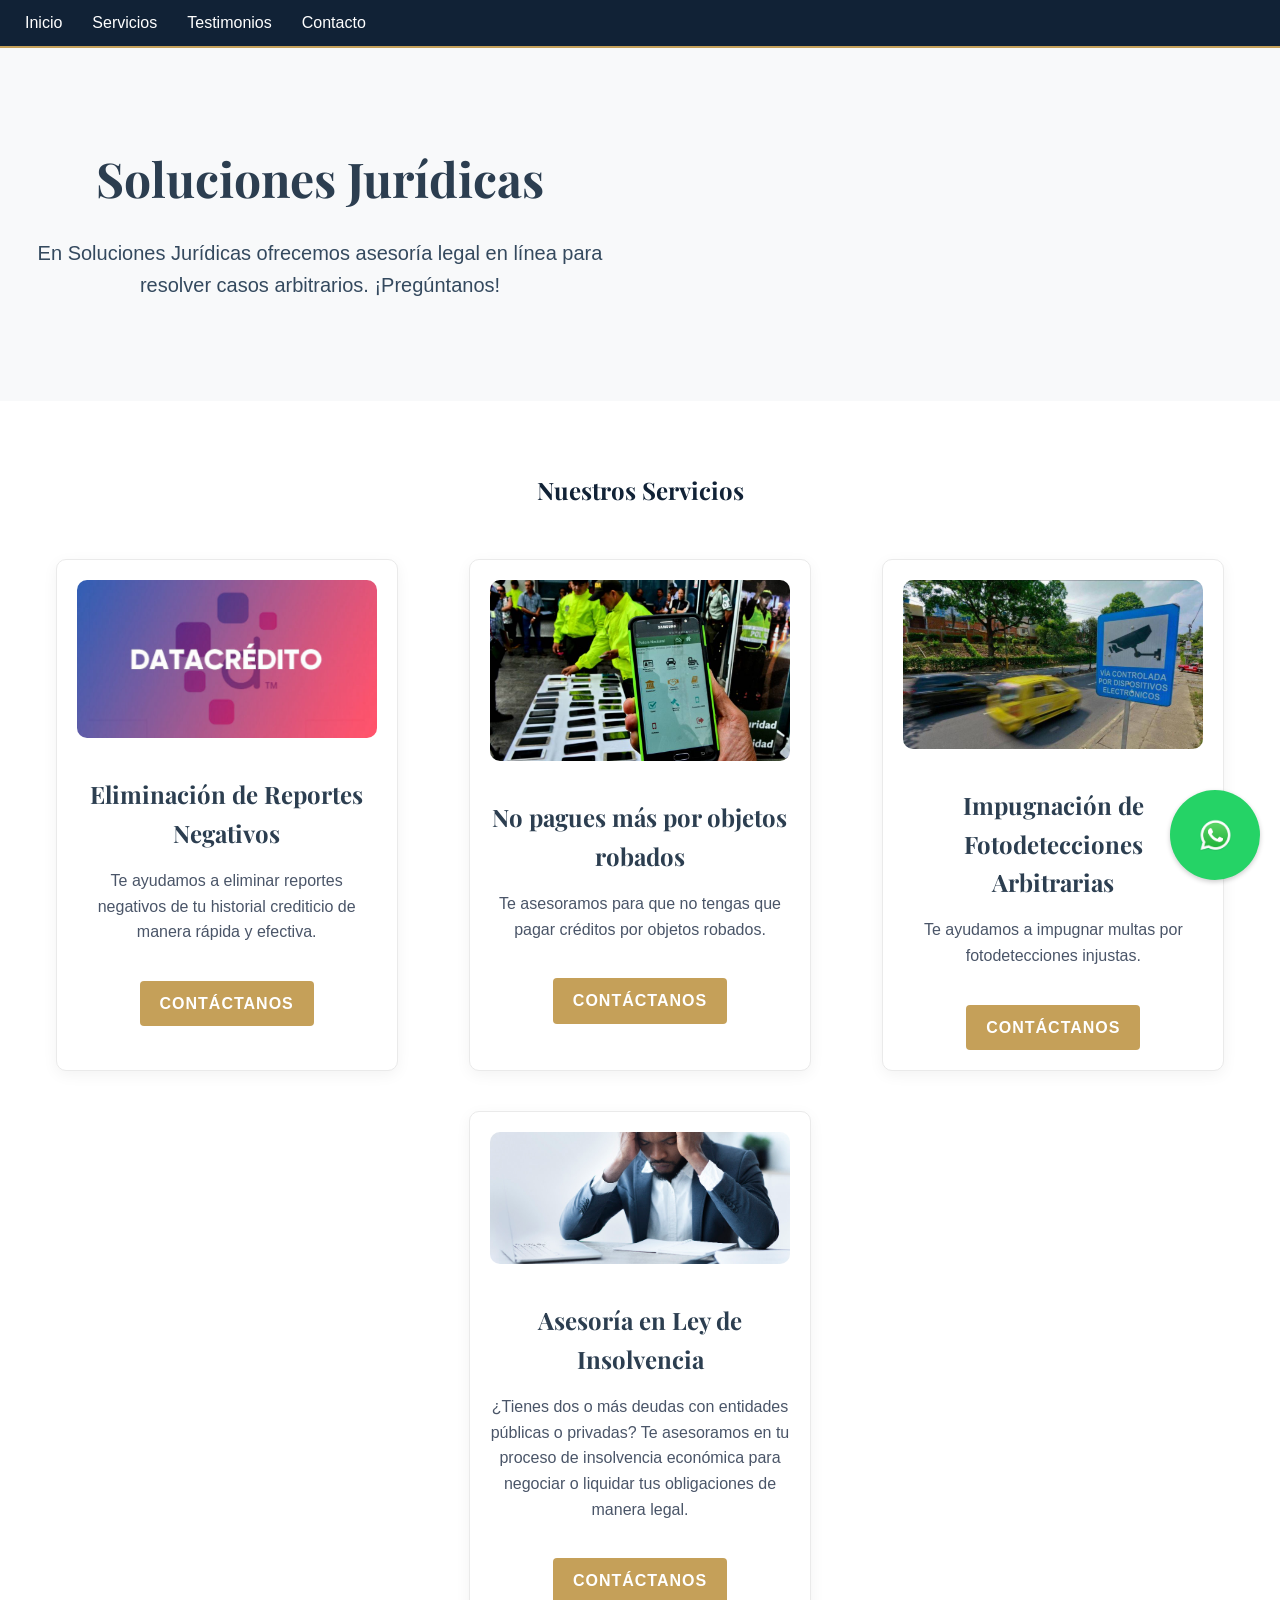
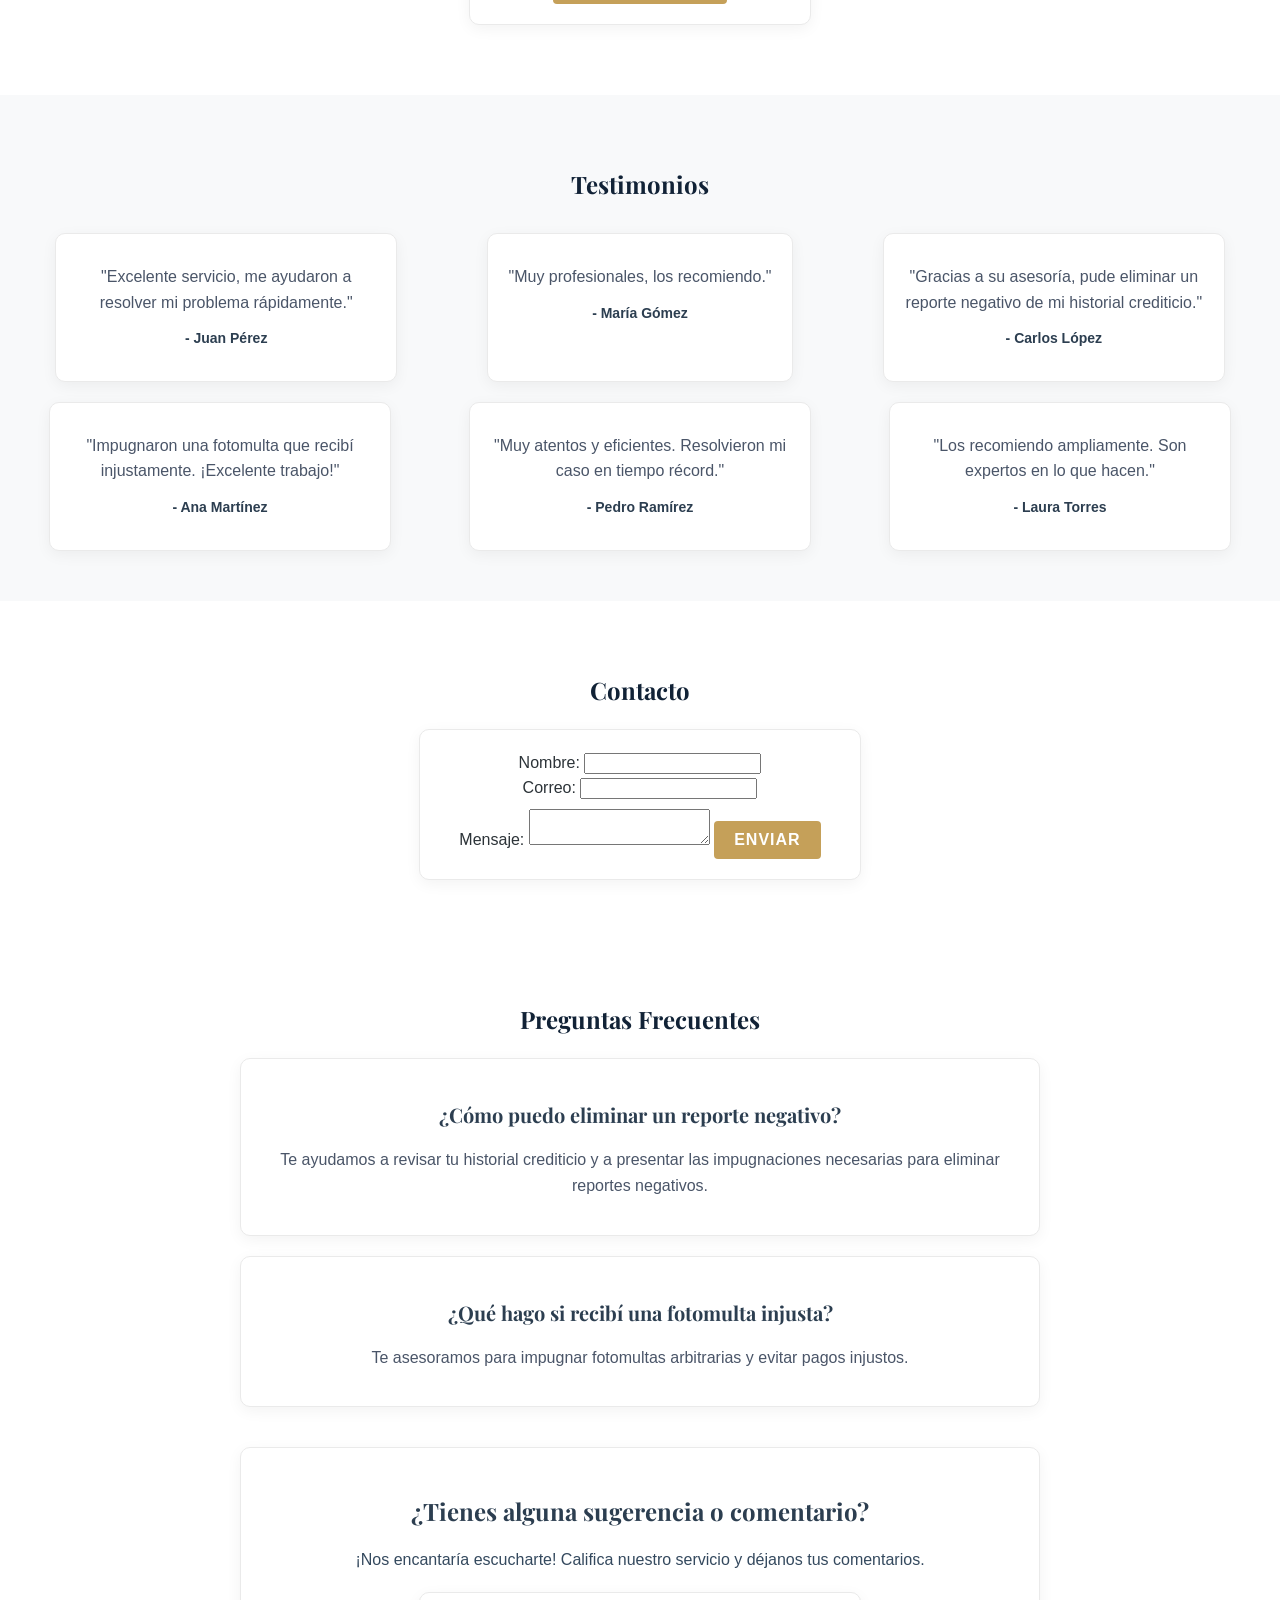
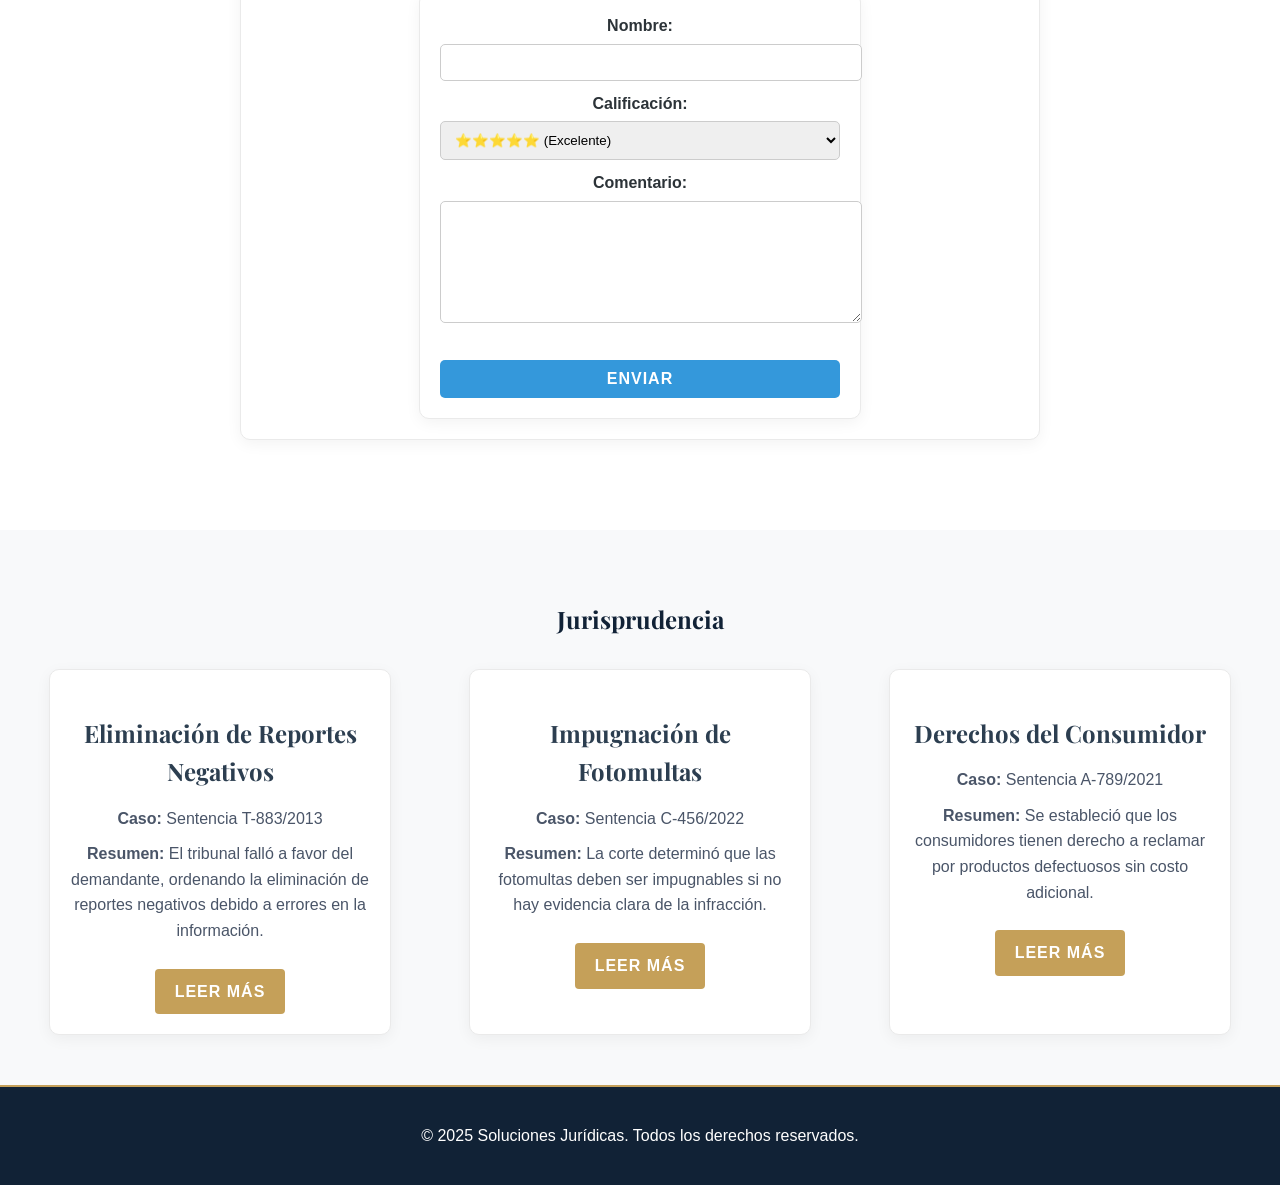
<file: index.html>
<!DOCTYPE html>
<html lang="es">
<head>
    <meta charset="UTF-8">
    <meta name="viewport" content="width=device-width, initial-scale=1.0">
    <title>Soluciones Jurídicas</title>
    <link rel="stylesheet" href="style.css">
    <!-- Fuente de Google Fonts -->
    <link href="https://fonts.googleapis.com/css2?family=Playfair+Display:wght@700&family=Roboto:wght@400;700&display=swap" rel="stylesheet">
</head>
<body>
    <!-- ✅ Menú de navegación -->
    <nav>
        <button id="menu-btn">☰ Menú</button>
        <ul id="menu" class="hidden">
            <li><a href="#home">Inicio</a></li>
            <li><a href="#servicios">Servicios</a></li>
            <li><a href="#testimonios">Testimonios</a></li>
            <li><a href="#contacto">Contacto</a></li>
        </ul>
    </nav>

    <!-- ✅ Sección de Inicio -->
    <section id="home">
        <div class="hero">
            <h1>Soluciones Jurídicas</h1>
            <p>En Soluciones Jurídicas ofrecemos asesoría legal en línea para resolver casos arbitrarios. ¡Pregúntanos!</p>
        </div>
    </section>

    <!-- ✅ Sección de Servicios -->
    <section id="servicios">
        <h2>Nuestros Servicios</h2>
        <div class="servicios-container reveal">
            <div class="servicio">
                <img src="datacredito-748x393.jpg" alt="Eliminación de Reportes">
                <h3>Eliminación de Reportes Negativos</h3>
                <p>Te ayudamos a eliminar reportes negativos de tu historial crediticio de manera rápida y efectiva.</p>
                <a href="#contacto" class="btn">Contáctanos</a>
            </div>
            <div class="servicio">
                <img src="AZBSCZF5NNGQFPXXBTBKDRGCFQ.jpg" alt="Créditos">
                <h3>No pagues más por objetos robados</h3>
                <p>Te asesoramos para que no tengas que pagar créditos por objetos robados.</p>
                <a href="#contacto" class="btn">Contáctanos</a>
            </div>
            <div class="servicio">
                <img src="649b09a5876ee.jpeg" alt="Fotodetecciones">
                <h3>Impugnación de Fotodetecciones Arbitrarias</h3>
                <p>Te ayudamos a impugnar multas por fotodetecciones injustas.</p>
                <a href="#contacto" class="btn">Contáctanos</a>
            </div>
            <div class="servicio">
                <img src="insolvencia.jpg" alt="Ley de Insolvencia">
                <h3>Asesoría en Ley de Insolvencia</h3>
                <p>¿Tienes dos o más deudas con entidades públicas o privadas? Te asesoramos en tu proceso de insolvencia económica para negociar o liquidar tus obligaciones de manera legal.</p>
                <a href="#contacto" class="btn">Contáctanos</a>
            </div>
        </div>
    </section>

    <!-- ✅ Sección de Testimonios -->
    <section id="testimonios">
        <h2>Testimonios</h2>
        <div class="testimonios-container">
            <div class="testimonio">
                <p>"Excelente servicio, me ayudaron a resolver mi problema rápidamente."</p>
                <p><strong>- Juan Pérez</strong></p>
            </div>
            <div class="testimonio">
                <p>"Muy profesionales, los recomiendo."</p>
                <p><strong>- María Gómez</strong></p>
            </div>
            <div class="testimonio">
                <p>"Gracias a su asesoría, pude eliminar un reporte negativo de mi historial crediticio."</p>
                <p><strong>- Carlos López</strong></p>
            </div>
            <div class="testimonio">
                <p>"Impugnaron una fotomulta que recibí injustamente. ¡Excelente trabajo!"</p>
                <p><strong>- Ana Martínez</strong></p>
            </div>
            <div class="testimonio">
                <p>"Muy atentos y eficientes. Resolvieron mi caso en tiempo récord."</p>
                <p><strong>- Pedro Ramírez</strong></p>
            </div>
            <div class="testimonio">
                <p>"Los recomiendo ampliamente. Son expertos en lo que hacen."</p>
                <p><strong>- Laura Torres</strong></p>
            </div>
        </div>
    </section>

   
  <!-- ✅ Sección de Contacto -->
<section id="contacto">
    <h2>Contacto</h2>
    <form action="mailto:solucionesjuridicas19@gmail.com" method="post" enctype="text/plain">
        <label for="name">Nombre:</label>
        <input type="text" id="name" name="name" required>
        <br>
        <label for="email">Correo:</label>
        <input type="email" id="email" name="email" required>
        <br>
        <label for="message">Mensaje:</label>
        <textarea id="message" name="message" required></textarea>
        <button type="submit" class="btn">Enviar</button>
    </form>
</section>

    <!-- ✅ Sección de Preguntas Frecuentes -->
    <section id="faq">
        <h2>Preguntas Frecuentes</h2>
        <div class="faq-container">
            <div class="faq-item">
                <h3>¿Cómo puedo eliminar un reporte negativo?</h3>
                <p>Te ayudamos a revisar tu historial crediticio y a presentar las impugnaciones necesarias para eliminar reportes negativos.</p>
            </div>
            <div class="faq-item">
                <h3>¿Qué hago si recibí una fotomulta injusta?</h3>
                <p>Te asesoramos para impugnar fotomultas arbitrarias y evitar pagos injustos.</p>
            </div>
            <!-- Zona de Sugerencias o Comentarios -->
            <div class="sugerencias">
                <h3>¿Tienes alguna sugerencia o comentario?</h3>
                <p>¡Nos encantaría escucharte! Califica nuestro servicio y déjanos tus comentarios.</p>
                <form id="sugerencias-form">
                    <label for="nombre">Nombre:</label>
                    <input type="text" id="nombre" name="nombre" required>
                    <br>
                    <label for="calificacion">Calificación:</label>
                    <select id="calificacion" name="calificacion" required>
                        <option value="5">⭐️⭐️⭐️⭐️⭐️ (Excelente)</option>
                        <option value="4">⭐️⭐️⭐️⭐️ (Muy bueno)</option>
                        <option value="3">⭐️⭐️⭐️ (Bueno)</option>
                        <option value="2">⭐️⭐️ (Regular)</option>
                        <option value="1">⭐️ (Malo)</option>
                    </select>
                    <br>
                    <label for="comentario">Comentario:</label>
                    <textarea id="comentario" name="comentario" required></textarea>
                    <br>
                    <button type="submit" class="btn">Enviar</button>
                </form>
                <div id="sugerencias-confirmacion" class="hidden">¡Gracias por tu comentario! Lo tendremos en cuenta para mejorar.</div>
            </div>
        </div>
    </section>

   <!-- ✅ Sección de Jurisprudencia -->
<section id="jurisprudencia">
    <h2>Jurisprudencia</h2>
    <div class="jurisprudencia-container">
        <div class="caso">
            <h3>Eliminación de Reportes Negativos</h3>
            <p><strong>Caso:</strong> Sentencia T-883/2013</p>
            <p><strong>Resumen:</strong> El tribunal falló a favor del demandante, ordenando la eliminación de reportes negativos debido a errores en la información.</p>
            <a href="https://www.corteconstitucional.gov.co/relatoria/2013/T-883-13.htm" class="btn" target="_blank">Leer más</a>
        </div>
        <div class="caso">
            <h3>Impugnación de Fotomultas</h3>
            <p><strong>Caso:</strong> Sentencia C-456/2022</p>
            <p><strong>Resumen:</strong> La corte determinó que las fotomultas deben ser impugnables si no hay evidencia clara de la infracción.</p>
            <a href="https://www.corteconstitucional.gov.co/relatoria/2022/C-321-22.htm" class="btn" target="_blank">Leer más</a>
        </div>
        <div class="caso">
            <h3>Derechos del Consumidor</h3>
            <p><strong>Caso:</strong> Sentencia A-789/2021</p>
            <p><strong>Resumen:</strong> Se estableció que los consumidores tienen derecho a reclamar por productos defectuosos sin costo adicional.</p>
            <a href="https://www.corteconstitucional.gov.co/relatoria/2024/C-278-24.htm" class="btn" target="_blank">Leer más</a>
        </div>
        <!-- Video de YouTube -->
        
    </div>
</section>

    <!-- ✅ Botón de WhatsApp Flotante -->
    <a href="https://wa.me/573502106033" class="whatsapp-float" target="_blank">
        <img src="WhatsApp_icon.png" alt="WhatsApp">
    </a>

    <!-- ✅ Footer -->
    <footer>
        <p>&copy; 2025 Soluciones Jurídicas. Todos los derechos reservados.</p>
    </footer>

    <!-- ✅ Script de JavaScript -->
    <script src="script.js"></script>
</body>
</html>
</file>
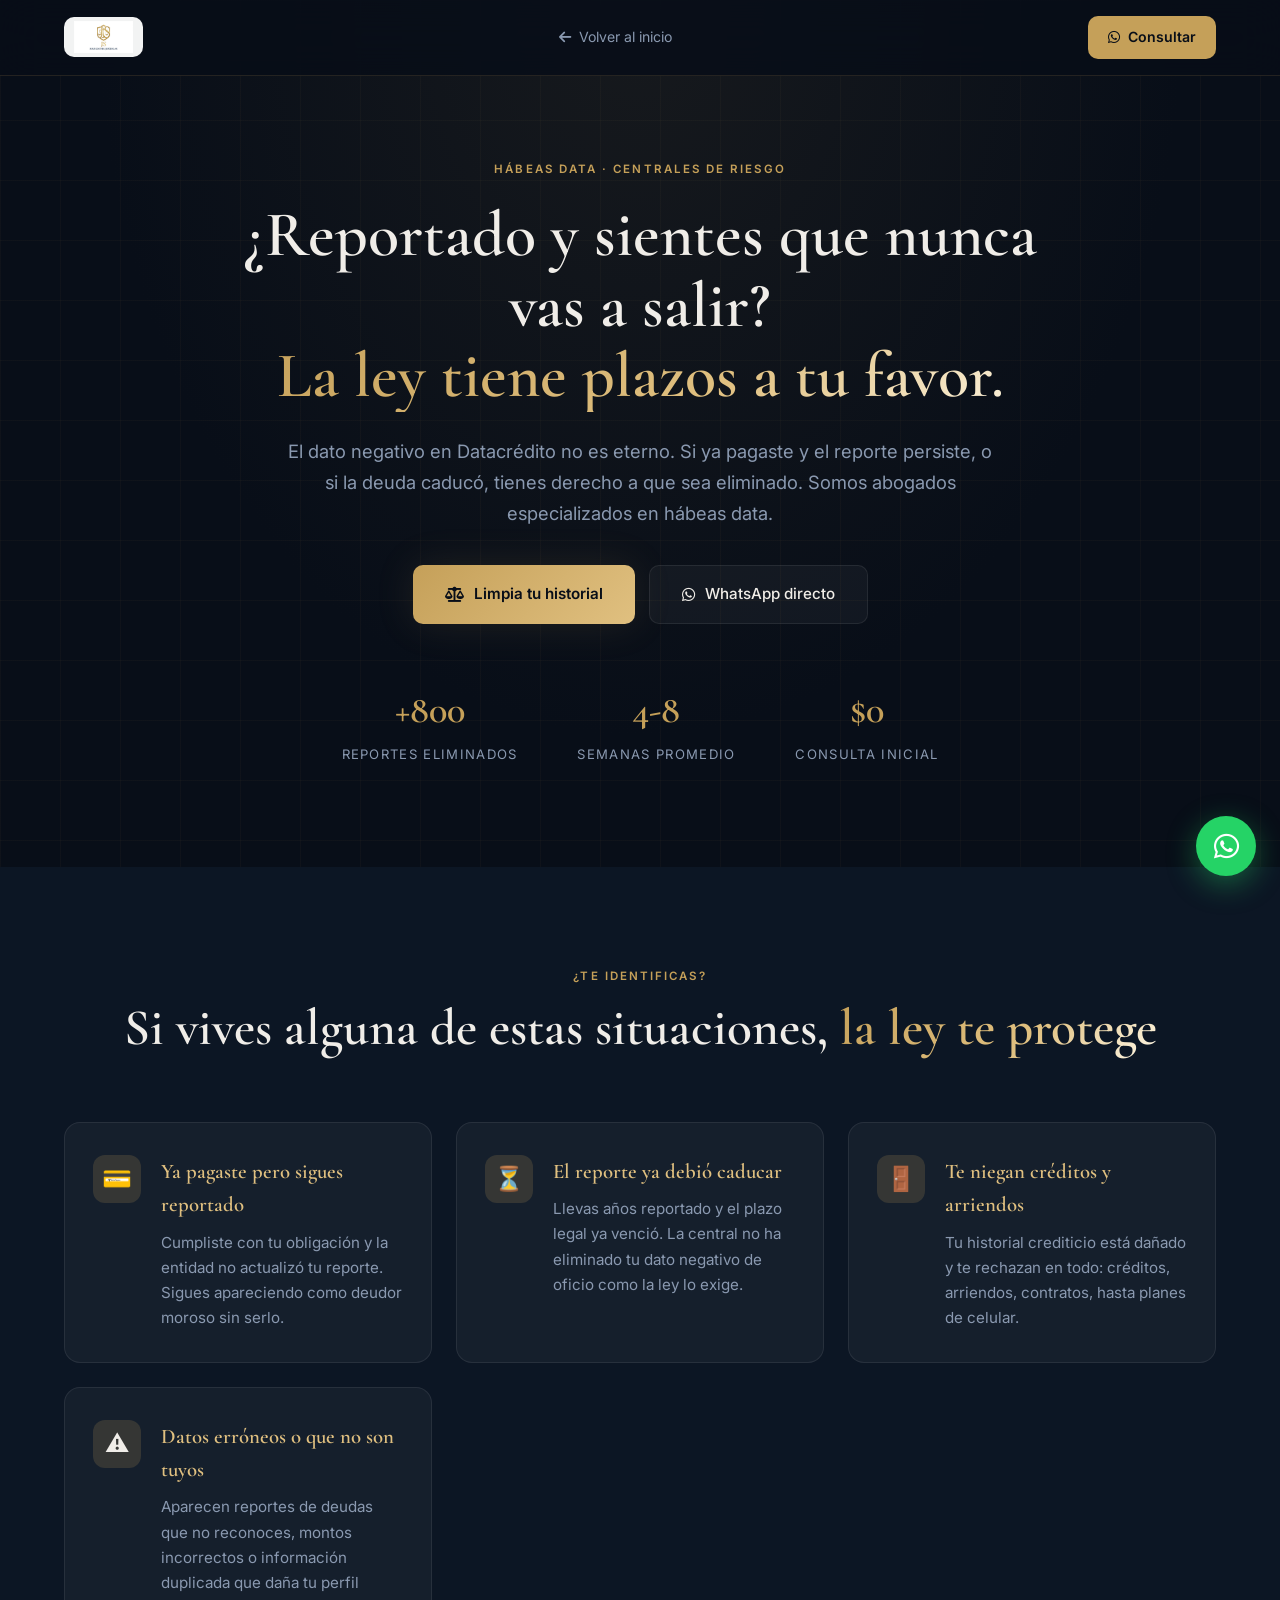
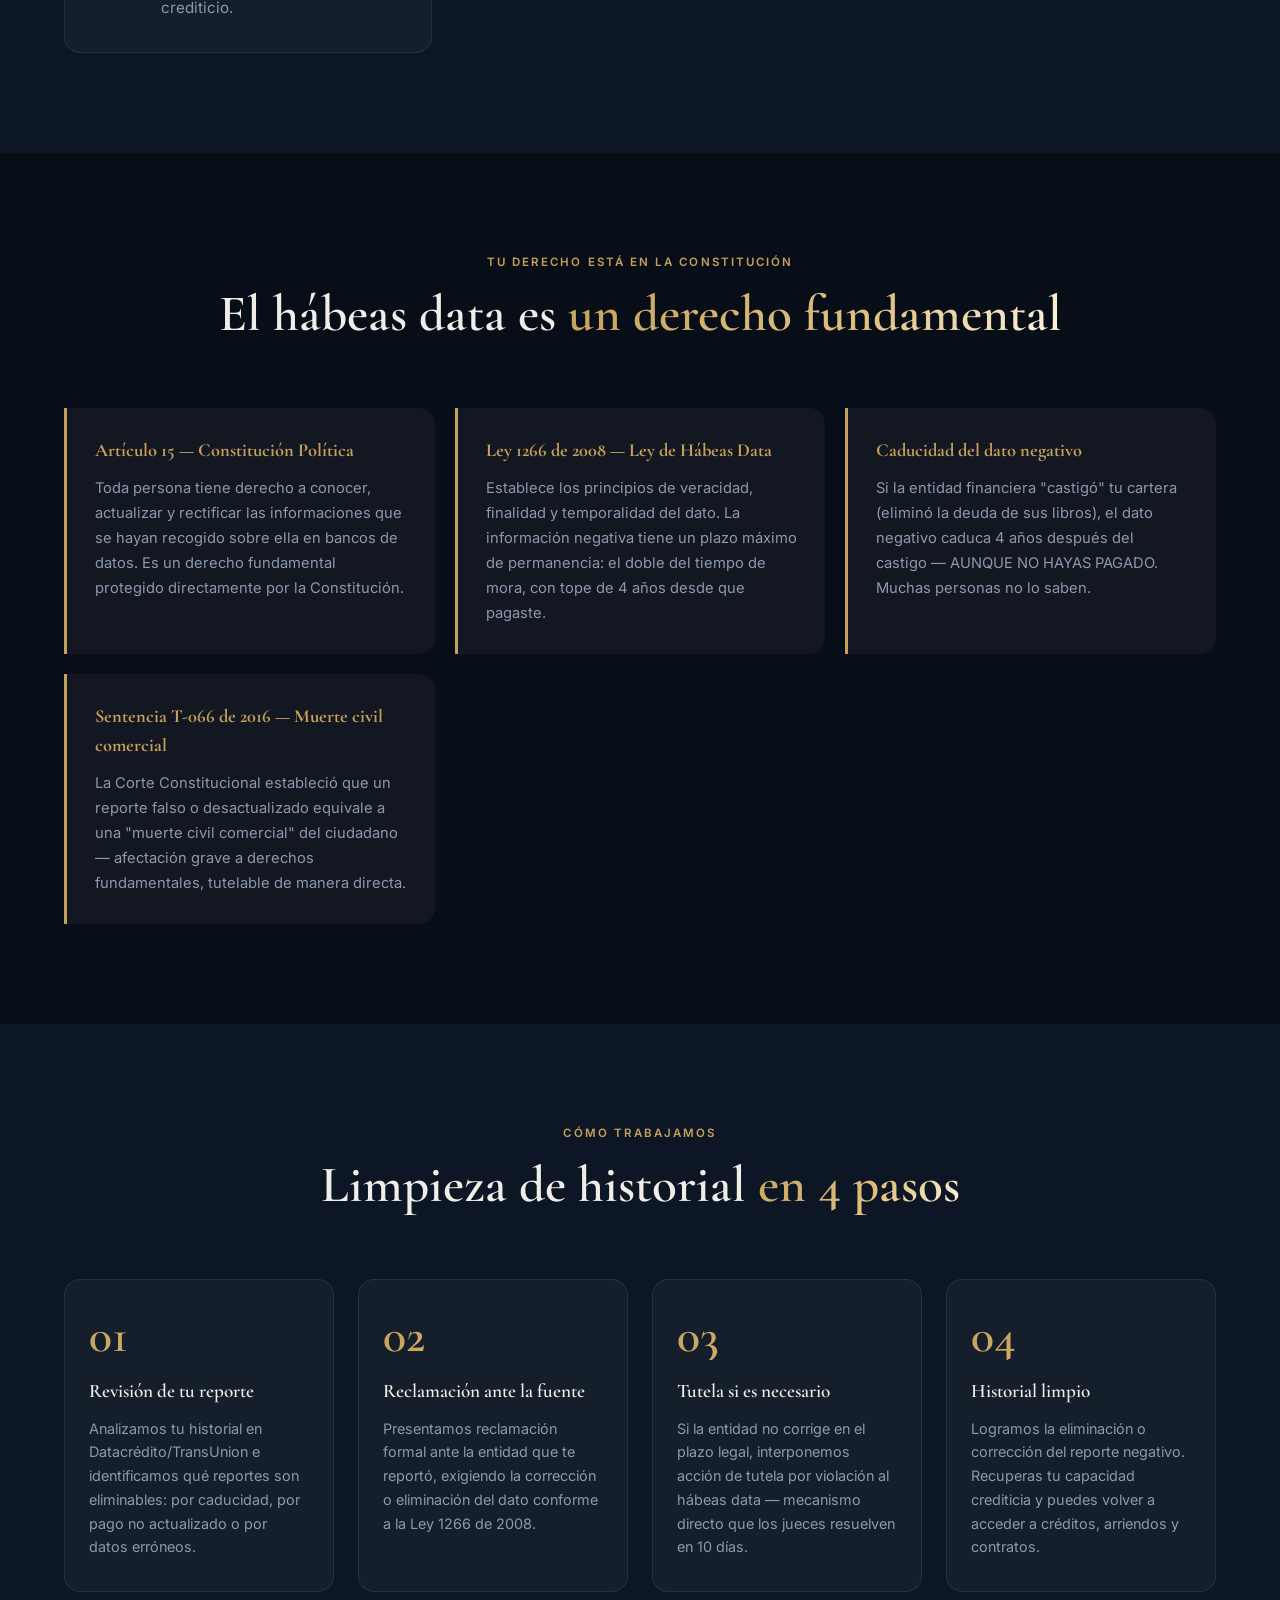
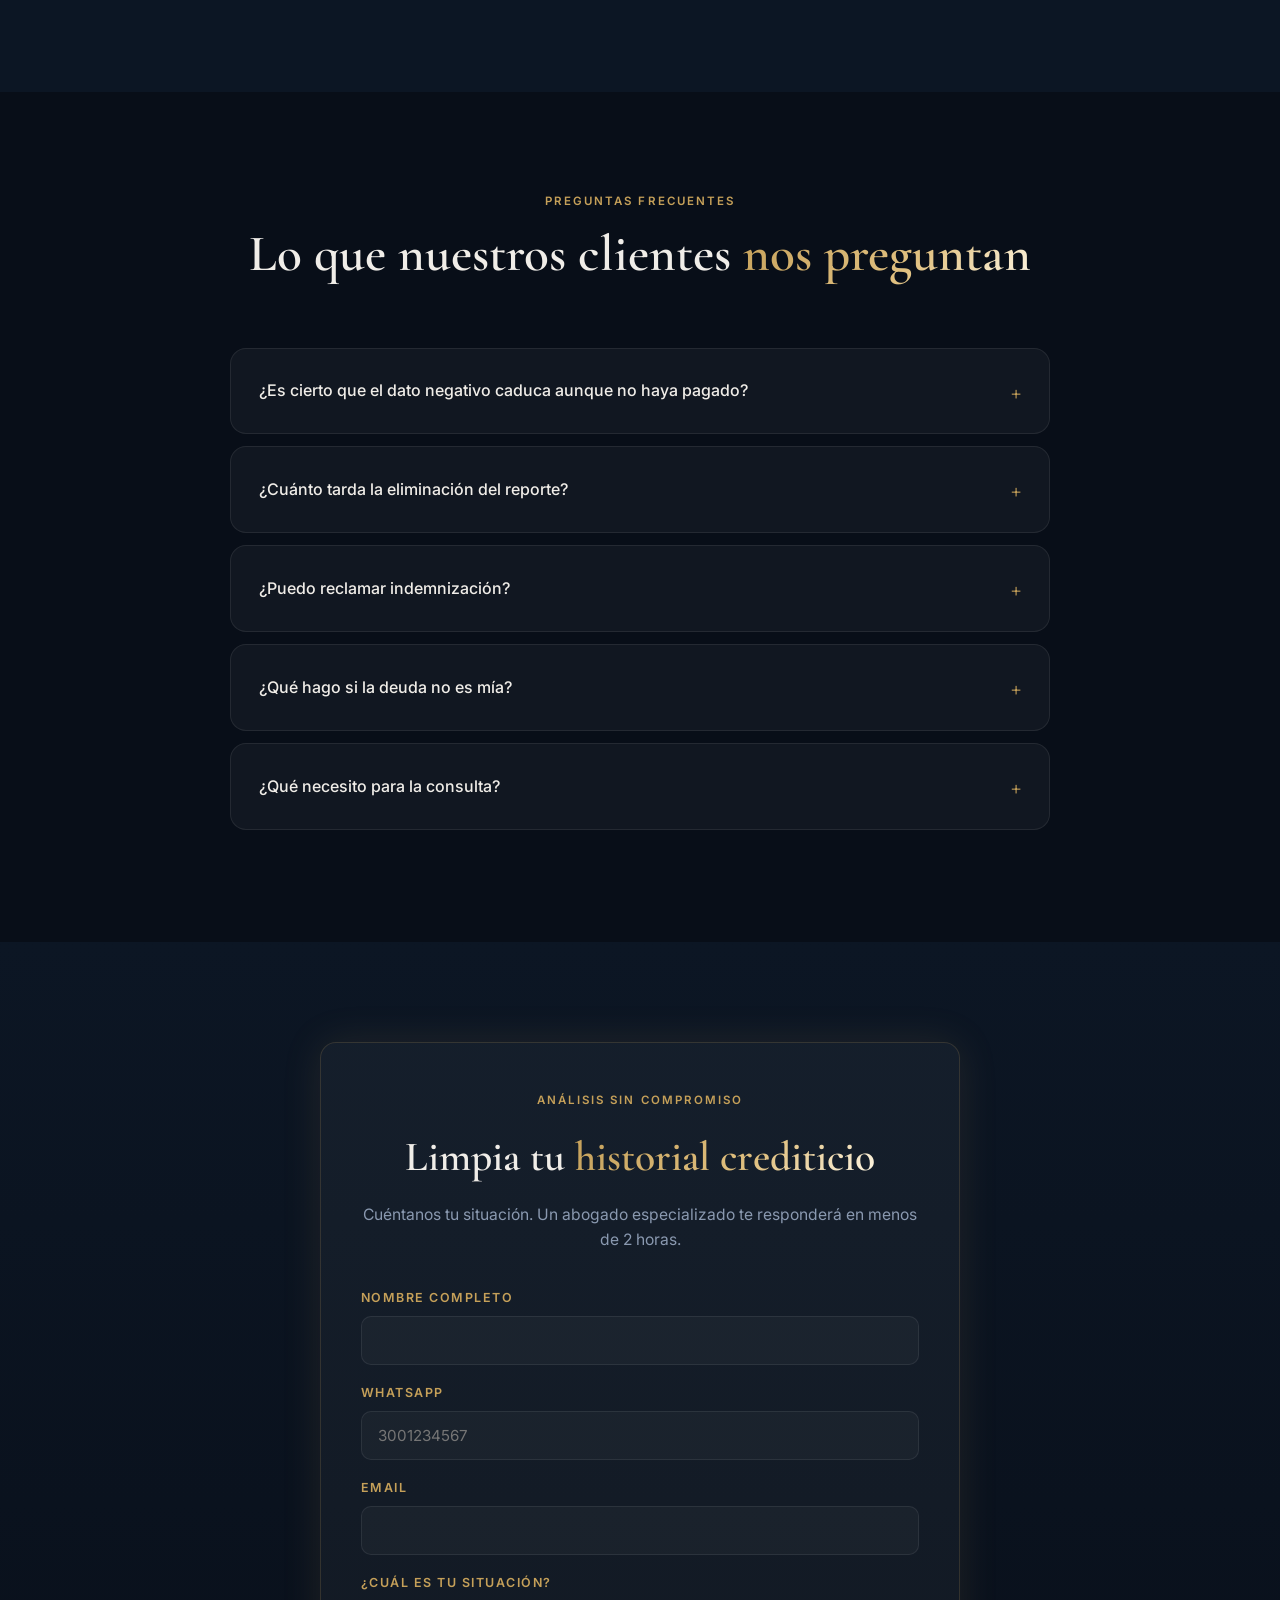
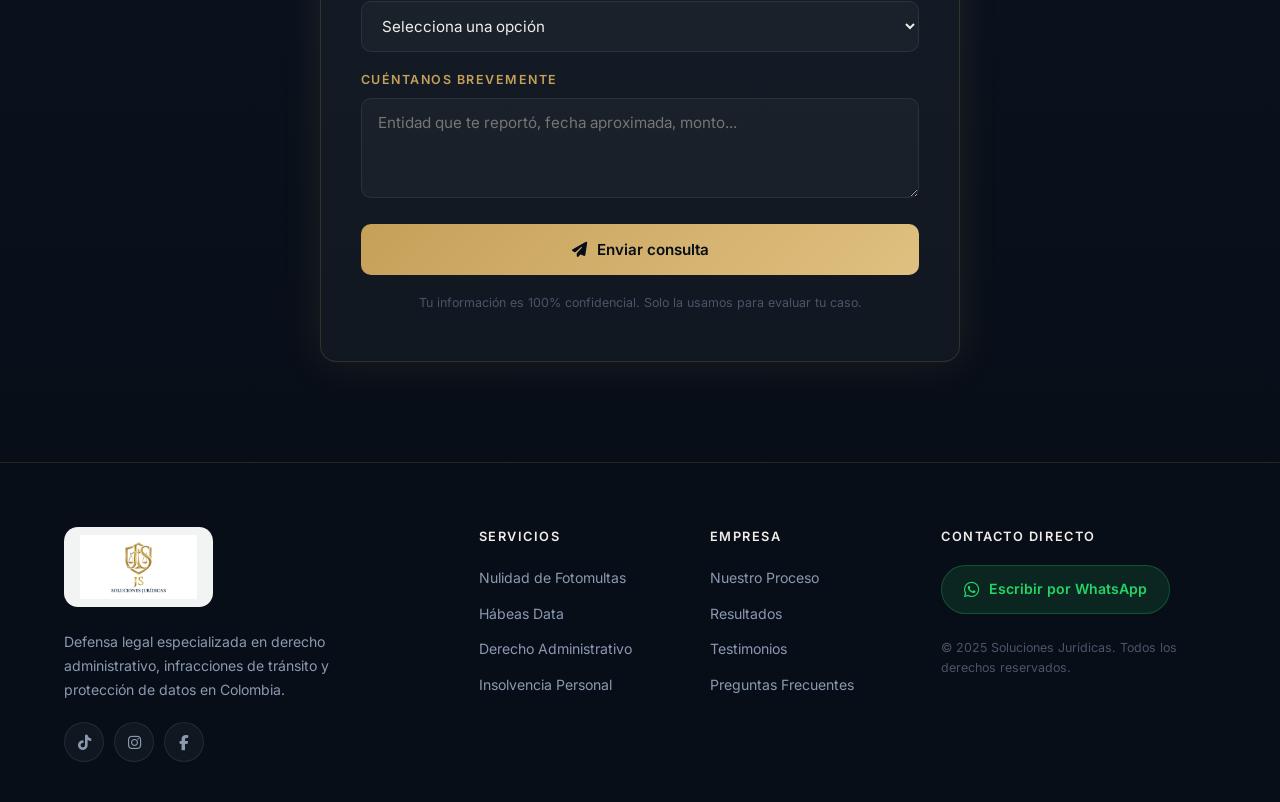
<file: Soluciones Juridicas/landing-centrales-riesgo.html>
<!DOCTYPE html>
<html lang="es">
<head>
<meta charset="UTF-8">
<meta name="viewport" content="width=device-width, initial-scale=1.0">
<title>Centrales de Riesgo — Abogados en Hábeas Data | Soluciones Jurídicas</title>
<meta name="description" content="¿Reportado en Datacrédito o centrales de riesgo? La ley tiene plazos. Podemos ayudarte a limpiar tu historial crediticio. Abogados especializados en hábeas data.">

<link rel="preconnect" href="https://fonts.googleapis.com">
<link rel="preconnect" href="https://fonts.gstatic.com" crossorigin>
<link href="https://fonts.googleapis.com/css2?family=Cormorant+Garamond:ital,wght@0,300;0,400;0,600;0,700;1,400&family=Inter:wght@300;400;500;600&display=swap" rel="stylesheet">
<link rel="stylesheet" href="https://cdnjs.cloudflare.com/ajax/libs/font-awesome/6.5.0/css/all.min.css">
<link rel="stylesheet" href="style.css">

<!-- META PIXEL -->
<script>
!function(f,b,e,v,n,t,s){if(f.fbq)return;n=f.fbq=function(){n.callMethod?
n.callMethod.apply(n,arguments):n.queue.push(arguments)};if(!f._fbq)f._fbq=n;
n.push=n;n.loaded=!0;n.version='2.0';n.queue=[];t=b.createElement(e);t.async=!0;
t.src=v;s=b.getElementsByTagName(e)[0];s.parentNode.insertBefore(t,s)}(window,
document,'script','https://connect.facebook.net/en_US/fbevents.js');
fbq('init','2370150403434898');
fbq('track','PageView');
</script>
<noscript><img height="1" width="1" style="display:none" src="https://www.facebook.com/tr?id=2370150403434898&ev=PageView&noscript=1"/></noscript>

<!-- TIKTOK PIXEL — pendiente ID
<script>
!function(w,d,t){w.TiktokAnalyticsObject=t;var ttq=w[t]=w[t]||[];ttq.methods=["page","track","identify","instances","debug","on","off","once","ready","alias","group","enableCookie","disableCookie","holdConsent","revokeConsent","grantConsent"],ttq.setAndDefer=function(t,e){t[e]=function(){t.push([e].concat(Array.prototype.slice.call(arguments,0)))}};for(var i=0;i<ttq.methods.length;i++)ttq.setAndDefer(ttq,ttq.methods[i]);ttq.instance=function(t){for(var e=ttq._i[t]||[],n=0;n<ttq.methods.length;n++)ttq.setAndDefer(e,ttq.methods[n]);return e},ttq.load=function(e,n){var r="https://analytics.tiktok.com/i18n/pixel/events.js",o=n&&n.partner;ttq._i=ttq._i||{},ttq._i[e]=[],ttq._i[e]._u=r,ttq._t=ttq._t||{},ttq._t[e]=+new Date,ttq._o=ttq._o||{},ttq._o[e]=n||{};n=document.createElement("script");n.type="text/javascript",n.async=!0,n.src=r+"?sdkid="+e+"&lib="+t;e=document.getElementsByTagName("script")[0];e.parentNode.insertBefore(n,e)};
ttq.load('TIKTOK_PIXEL_ID_AQUI');
ttq.page();
}(window, document, 'ttq');
</script>
-->

<style>
  .landing-nav { position: fixed; top: 0; left: 0; right: 0; z-index: 100; padding: 16px 0; background: rgba(8,14,24,0.85); backdrop-filter: blur(20px); border-bottom: 1px solid var(--border); }
  .landing-nav .nav-container { max-width: 1200px; margin: 0 auto; padding: 0 24px; display: flex; align-items: center; justify-content: space-between; gap: 16px; }
  .landing-nav .nav-logo-img { height: 40px; }
  .nav-back { color: var(--text-muted); font-size: 0.88rem; transition: color var(--transition); display: inline-flex; align-items: center; gap: 8px; }
  .nav-back:hover { color: var(--gold); }
  .nav-wa { background: var(--gold); color: var(--bg-deep); padding: 10px 20px; border-radius: var(--radius-sm); font-weight: 600; font-size: 0.88rem; transition: all var(--transition); display: inline-flex; align-items: center; gap: 8px; }
  .nav-wa:hover { background: var(--gold-light); transform: translateY(-1px); }

  .lp-hero { padding: 160px 0 100px; background: radial-gradient(ellipse at top, rgba(197,160,89,0.08) 0%, var(--bg-deep) 60%); position: relative; overflow: hidden; }
  .lp-hero::before { content: ''; position: absolute; inset: 0; background-image: linear-gradient(rgba(197,160,89,0.04) 1px, transparent 1px), linear-gradient(90deg, rgba(197,160,89,0.04) 1px, transparent 1px); background-size: 60px 60px; pointer-events: none; }
  .lp-hero-inner { position: relative; max-width: 880px; margin: 0 auto; text-align: center; }
  .lp-hero h1 { font-family: var(--font-serif); font-size: clamp(2.4rem, 5vw, 4rem); font-weight: 600; line-height: 1.1; margin: 22px 0 24px; }
  .lp-hero h1 span { display: block; }
  .lp-hero-sub { color: var(--text-muted); font-size: 1.15rem; line-height: 1.7; max-width: 720px; margin: 0 auto 36px; }
  .lp-hero-cta { display: flex; gap: 14px; justify-content: center; flex-wrap: wrap; margin-bottom: 56px; }
  .btn-primary { background: linear-gradient(135deg, var(--gold), var(--gold-light)); color: var(--bg-deep); padding: 16px 32px; border-radius: var(--radius-sm); font-weight: 600; font-size: 0.95rem; transition: all var(--transition); display: inline-flex; align-items: center; gap: 10px; box-shadow: var(--shadow-gold); }
  .btn-primary:hover { transform: translateY(-2px); box-shadow: 0 10px 40px rgba(197,160,89,0.25); }
  .btn-ghost { background: var(--glass-bg); color: var(--text-primary); padding: 16px 32px; border-radius: var(--radius-sm); font-weight: 500; font-size: 0.95rem; border: 1px solid var(--glass-border); transition: all var(--transition); display: inline-flex; align-items: center; gap: 10px; }
  .btn-ghost:hover { border-color: var(--gold); color: var(--gold); }
  .lp-trust { display: flex; justify-content: center; gap: 60px; flex-wrap: wrap; }
  .lp-trust-item strong { display: block; font-family: var(--font-serif); font-size: 2.4rem; color: var(--gold); font-weight: 600; }
  .lp-trust-item span { color: var(--text-muted); font-size: 0.82rem; letter-spacing: 0.1em; text-transform: uppercase; }

  .lp-section { padding: 100px 0; }
  .lp-section.alt { background: var(--bg-dark); }
  .lp-grid-2 { display: grid; grid-template-columns: repeat(auto-fit, minmax(280px, 1fr)); gap: 24px; margin-top: 48px; }
  .lp-card { background: var(--bg-card); border: 1px solid var(--glass-border); border-radius: var(--radius); padding: 32px 28px; transition: all var(--transition); display: flex; gap: 20px; }
  .lp-card:hover { border-color: var(--gold-dim); transform: translateY(-4px); }
  .lp-card-icon { flex-shrink: 0; width: 48px; height: 48px; border-radius: 12px; background: var(--gold-dim); display: flex; align-items: center; justify-content: center; font-size: 1.5rem; }
  .lp-card h3 { font-family: var(--font-serif); font-size: 1.3rem; font-weight: 600; margin-bottom: 8px; color: var(--gold-light); }
  .lp-card p { color: var(--text-muted); font-size: 0.95rem; line-height: 1.65; }

  .lp-legal { display: grid; grid-template-columns: repeat(auto-fit, minmax(300px, 1fr)); gap: 20px; margin-top: 48px; }
  .lp-legal-card { background: var(--bg-card); border-left: 3px solid var(--gold); border-radius: 0 var(--radius) var(--radius) 0; padding: 28px; }
  .lp-legal-card h3 { font-family: var(--font-serif); color: var(--gold); font-size: 1.15rem; margin-bottom: 10px; }
  .lp-legal-card p { color: var(--text-muted); font-size: 0.92rem; line-height: 1.7; }

  .lp-process { display: grid; grid-template-columns: repeat(auto-fit, minmax(240px, 1fr)); gap: 24px; margin-top: 48px; }
  .lp-step { background: var(--bg-card); border: 1px solid var(--glass-border); border-radius: var(--radius); padding: 32px 24px; }
  .lp-step-num { font-family: var(--font-serif); font-size: 3rem; font-weight: 600; line-height: 1; background: linear-gradient(135deg, var(--gold), var(--gold-light)); -webkit-background-clip: text; -webkit-text-fill-color: transparent; background-clip: text; margin-bottom: 16px; }
  .lp-step h3 { font-family: var(--font-serif); font-size: 1.2rem; color: var(--text-primary); margin-bottom: 10px; font-weight: 600; }
  .lp-step p { color: var(--text-muted); font-size: 0.9rem; line-height: 1.65; }

  .lp-faq { max-width: 820px; margin: 48px auto 0; }
  .lp-faq-item { background: var(--bg-card); border: 1px solid var(--glass-border); border-radius: var(--radius); margin-bottom: 12px; overflow: hidden; transition: border-color var(--transition); }
  .lp-faq-item.open { border-color: var(--gold-dim); }
  .lp-faq-q { padding: 22px 28px; cursor: pointer; display: flex; justify-content: space-between; align-items: center; gap: 20px; font-weight: 500; color: var(--text-primary); transition: color var(--transition); user-select: none; }
  .lp-faq-q:hover { color: var(--gold); }
  .lp-faq-q::after { content: '+'; font-family: var(--font-serif); font-size: 1.6rem; color: var(--gold); transition: transform var(--transition); flex-shrink: 0; }
  .lp-faq-item.open .lp-faq-q::after { transform: rotate(45deg); }
  .lp-faq-a { max-height: 0; overflow: hidden; transition: max-height 0.4s ease; }
  .lp-faq-item.open .lp-faq-a { max-height: 400px; }
  .lp-faq-a p { padding: 0 28px 24px; color: var(--text-muted); line-height: 1.75; font-size: 0.95rem; }

  .lp-form-section { padding: 100px 0; background: linear-gradient(180deg, var(--bg-dark) 0%, var(--bg-deep) 100%); }
  .lp-form-box { max-width: 640px; margin: 0 auto; background: var(--bg-card); border: 1px solid var(--gold-dim); border-radius: var(--radius); padding: 48px 40px; box-shadow: var(--shadow-gold); }
  .lp-form-box h2 { font-family: var(--font-serif); font-size: clamp(1.8rem, 3.5vw, 2.6rem); text-align: center; margin-bottom: 12px; font-weight: 600; }
  .lp-form-intro { text-align: center; color: var(--text-muted); margin-bottom: 36px; font-size: 0.98rem; }
  .lp-form-group { margin-bottom: 18px; }
  .lp-form-group label { display: block; font-size: 0.78rem; letter-spacing: 0.12em; text-transform: uppercase; color: var(--gold); margin-bottom: 8px; font-weight: 600; }
  .lp-form-group input, .lp-form-group select, .lp-form-group textarea { width: 100%; background: rgba(255,255,255,0.03); border: 1px solid var(--glass-border); border-radius: var(--radius-sm); padding: 14px 16px; color: var(--text-primary); font-family: var(--font-sans); font-size: 0.95rem; transition: border-color var(--transition); }
  .lp-form-group input:focus, .lp-form-group select:focus, .lp-form-group textarea:focus { outline: none; border-color: var(--gold); }
  .lp-form-group textarea { resize: vertical; min-height: 100px; }
  .lp-form-submit { width: 100%; background: linear-gradient(135deg, var(--gold), var(--gold-light)); color: var(--bg-deep); padding: 16px; border-radius: var(--radius-sm); font-weight: 600; font-size: 0.95rem; margin-top: 8px; transition: all var(--transition); display: flex; align-items: center; justify-content: center; gap: 10px; }
  .lp-form-submit:hover { transform: translateY(-1px); box-shadow: 0 8px 30px rgba(197,160,89,0.3); }
  .lp-form-legal { text-align: center; color: var(--text-dim); font-size: 0.78rem; margin-top: 18px; line-height: 1.6; }
  .lp-form-success { display: none; text-align: center; padding: 40px 20px; }
  .lp-form-success.show { display: block; }
  .lp-form-success-icon { width: 64px; height: 64px; margin: 0 auto 20px; background: var(--gold-dim); border-radius: 50%; display: flex; align-items: center; justify-content: center; font-size: 1.8rem; color: var(--gold); }

  .wa-float { position: fixed; bottom: 24px; right: 24px; width: 60px; height: 60px; border-radius: 50%; background: #25D366; display: flex; align-items: center; justify-content: center; color: #fff; font-size: 1.8rem; box-shadow: 0 8px 30px rgba(37,211,102,0.4); z-index: 90; transition: transform var(--transition); }
  .wa-float:hover { transform: scale(1.1); }

  @media (max-width: 720px) { .nav-back span { display: none; } .lp-hero { padding: 130px 0 70px; } .lp-trust { gap: 40px; } .lp-form-box { padding: 36px 24px; } }
</style>
</head>

<body>

  <nav class="landing-nav">
    <div class="nav-container">
      <a href="index.html" class="nav-logo">
        <img src="Gemini_Generated_Image_y37xbry37xbry37x.png" alt="Soluciones Jurídicas" class="nav-logo-img">
      </a>
      <a href="index.html" class="nav-back"><i class="fa-solid fa-arrow-left"></i><span>Volver al inicio</span></a>
      <a href="https://wa.me/573027540803?text=Hola,%20estoy%20reportado%20en%20centrales%20de%20riesgo%20y%20necesito%20ayuda." class="nav-wa" target="_blank" rel="noopener"><i class="fa-brands fa-whatsapp"></i> Consultar</a>
    </div>
  </nav>

  <section class="lp-hero">
    <div class="container lp-hero-inner">
      <div class="eyebrow">Hábeas Data · Centrales de Riesgo</div>
      <h1>¿Reportado y sientes que nunca vas a salir?<span class="gradient-text">La ley tiene plazos a tu favor.</span></h1>
      <p class="lp-hero-sub">El dato negativo en Datacrédito no es eterno. Si ya pagaste y el reporte persiste, o si la deuda caducó, tienes derecho a que sea eliminado. Somos abogados especializados en hábeas data.</p>
      <div class="lp-hero-cta">
        <a href="#formulario" class="btn-primary"><i class="fa-solid fa-scale-balanced"></i> Limpia tu historial</a>
        <a href="https://wa.me/573027540803?text=Hola,%20quiero%20consultar%20por%20mi%20reporte%20en%20Datacr%C3%A9dito." class="btn-ghost" target="_blank" rel="noopener"><i class="fa-brands fa-whatsapp"></i> WhatsApp directo</a>
      </div>
      <div class="lp-trust">
        <div class="lp-trust-item"><strong>+800</strong><span>Reportes eliminados</span></div>
        <div class="lp-trust-item"><strong>4-8</strong><span>Semanas promedio</span></div>
        <div class="lp-trust-item"><strong>$0</strong><span>Consulta inicial</span></div>
      </div>
    </div>
  </section>

  <section class="lp-section alt">
    <div class="container">
      <div class="section-header">
        <div class="eyebrow">¿Te identificas?</div>
        <h2>Si vives alguna de estas situaciones, <span class="gradient-text">la ley te protege</span></h2>
      </div>
      <div class="lp-grid-2">
        <div class="lp-card"><div class="lp-card-icon">💳</div><div><h3>Ya pagaste pero sigues reportado</h3><p>Cumpliste con tu obligación y la entidad no actualizó tu reporte. Sigues apareciendo como deudor moroso sin serlo.</p></div></div>
        <div class="lp-card"><div class="lp-card-icon">⏳</div><div><h3>El reporte ya debió caducar</h3><p>Llevas años reportado y el plazo legal ya venció. La central no ha eliminado tu dato negativo de oficio como la ley lo exige.</p></div></div>
        <div class="lp-card"><div class="lp-card-icon">🚪</div><div><h3>Te niegan créditos y arriendos</h3><p>Tu historial crediticio está dañado y te rechazan en todo: créditos, arriendos, contratos, hasta planes de celular.</p></div></div>
        <div class="lp-card"><div class="lp-card-icon">⚠️</div><div><h3>Datos erróneos o que no son tuyos</h3><p>Aparecen reportes de deudas que no reconoces, montos incorrectos o información duplicada que daña tu perfil crediticio.</p></div></div>
      </div>
    </div>
  </section>

  <section class="lp-section">
    <div class="container">
      <div class="section-header">
        <div class="eyebrow">Tu derecho está en la Constitución</div>
        <h2>El hábeas data es <span class="gradient-text">un derecho fundamental</span></h2>
      </div>
      <div class="lp-legal">
        <div class="lp-legal-card"><h3>Artículo 15 — Constitución Política</h3><p>Toda persona tiene derecho a conocer, actualizar y rectificar las informaciones que se hayan recogido sobre ella en bancos de datos. Es un derecho fundamental protegido directamente por la Constitución.</p></div>
        <div class="lp-legal-card"><h3>Ley 1266 de 2008 — Ley de Hábeas Data</h3><p>Establece los principios de veracidad, finalidad y temporalidad del dato. La información negativa tiene un plazo máximo de permanencia: el doble del tiempo de mora, con tope de 4 años desde que pagaste.</p></div>
        <div class="lp-legal-card"><h3>Caducidad del dato negativo</h3><p>Si la entidad financiera "castigó" tu cartera (eliminó la deuda de sus libros), el dato negativo caduca 4 años después del castigo — AUNQUE NO HAYAS PAGADO. Muchas personas no lo saben.</p></div>
        <div class="lp-legal-card"><h3>Sentencia T-066 de 2016 — Muerte civil comercial</h3><p>La Corte Constitucional estableció que un reporte falso o desactualizado equivale a una "muerte civil comercial" del ciudadano — afectación grave a derechos fundamentales, tutelable de manera directa.</p></div>
      </div>
    </div>
  </section>

  <section class="lp-section alt">
    <div class="container">
      <div class="section-header">
        <div class="eyebrow">Cómo trabajamos</div>
        <h2>Limpieza de historial <span class="gradient-text">en 4 pasos</span></h2>
      </div>
      <div class="lp-process">
        <div class="lp-step"><div class="lp-step-num">01</div><h3>Revisión de tu reporte</h3><p>Analizamos tu historial en Datacrédito/TransUnion e identificamos qué reportes son eliminables: por caducidad, por pago no actualizado o por datos erróneos.</p></div>
        <div class="lp-step"><div class="lp-step-num">02</div><h3>Reclamación ante la fuente</h3><p>Presentamos reclamación formal ante la entidad que te reportó, exigiendo la corrección o eliminación del dato conforme a la Ley 1266 de 2008.</p></div>
        <div class="lp-step"><div class="lp-step-num">03</div><h3>Tutela si es necesario</h3><p>Si la entidad no corrige en el plazo legal, interponemos acción de tutela por violación al hábeas data — mecanismo directo que los jueces resuelven en 10 días.</p></div>
        <div class="lp-step"><div class="lp-step-num">04</div><h3>Historial limpio</h3><p>Logramos la eliminación o corrección del reporte negativo. Recuperas tu capacidad crediticia y puedes volver a acceder a créditos, arriendos y contratos.</p></div>
      </div>
    </div>
  </section>

  <section class="lp-section">
    <div class="container">
      <div class="section-header">
        <div class="eyebrow">Preguntas frecuentes</div>
        <h2>Lo que nuestros clientes <span class="gradient-text">nos preguntan</span></h2>
      </div>
      <div class="lp-faq">
        <div class="lp-faq-item"><div class="lp-faq-q">¿Es cierto que el dato negativo caduca aunque no haya pagado?</div><div class="lp-faq-a"><p>Sí. Si la entidad financiera castigó la cartera, el dato negativo caduca 4 años después del castigo, independientemente de si pagaste o no. Es la ley, no una interpretación.</p></div></div>
        <div class="lp-faq-item"><div class="lp-faq-q">¿Cuánto tarda la eliminación del reporte?</div><div class="lp-faq-a"><p>La reclamación directa tiene plazo de 15 días hábiles. Si la entidad no responde o niega la corrección, la tutela se falla en 10 días. En total, puede resolverse en 4 a 8 semanas.</p></div></div>
        <div class="lp-faq-item"><div class="lp-faq-q">¿Puedo reclamar indemnización?</div><div class="lp-faq-a"><p>En algunos casos, sí. Si el reporte falso o desactualizado te causó perjuicios demostrables (negación de crédito, pérdida de oportunidades), se puede solicitar indemnización por daños.</p></div></div>
        <div class="lp-faq-item"><div class="lp-faq-q">¿Qué hago si la deuda no es mía?</div><div class="lp-faq-a"><p>Si tienes un reporte de una deuda que no reconoces, puede tratarse de un error de la entidad o incluso de suplantación de identidad. En ambos casos, tienes derecho a la eliminación inmediata.</p></div></div>
        <div class="lp-faq-item"><div class="lp-faq-q">¿Qué necesito para la consulta?</div><div class="lp-faq-a"><p>Tu cédula y — si lo tienes — un pantallazo de Midatacrédito o de la central donde aparece el reporte. Si no lo tienes, nosotros lo consultamos por ti.</p></div></div>
      </div>
    </div>
  </section>

  <section class="lp-form-section" id="formulario">
    <div class="container">
      <div class="lp-form-box">
        <div id="form-content">
          <div class="eyebrow" style="text-align:center;">Análisis sin compromiso</div>
          <h2>Limpia tu <span class="gradient-text">historial crediticio</span></h2>
          <p class="lp-form-intro">Cuéntanos tu situación. Un abogado especializado te responderá en menos de 2 horas.</p>
          <form onsubmit="handleSubmit(event)">
            <div class="lp-form-group"><label>Nombre completo</label><input type="text" name="nombre" required></div>
            <div class="lp-form-group"><label>WhatsApp</label><input type="tel" name="telefono" required placeholder="3001234567"></div>
            <div class="lp-form-group"><label>Email</label><input type="email" name="email" required></div>
            <div class="lp-form-group"><label>¿Cuál es tu situación?</label>
              <select name="situacion" required>
                <option value="">Selecciona una opción</option>
                <option>Pagué pero sigo reportado</option>
                <option>Mi reporte ya debería haber caducado</option>
                <option>Hay datos erróneos en mi reporte</option>
                <option>No reconozco la deuda reportada</option>
                <option>Necesito limpiar mi historial completo</option>
              </select>
            </div>
            <div class="lp-form-group"><label>Cuéntanos brevemente</label><textarea name="mensaje" placeholder="Entidad que te reportó, fecha aproximada, monto..."></textarea></div>
            <button type="submit" class="lp-form-submit"><i class="fa-solid fa-paper-plane"></i> Enviar consulta</button>
          </form>
          <p class="lp-form-legal">Tu información es 100% confidencial. Solo la usamos para evaluar tu caso.</p>
        </div>
        <div id="form-ok" class="lp-form-success">
          <div class="lp-form-success-icon"><i class="fa-solid fa-check"></i></div>
          <h2>Recibimos tu consulta</h2>
          <p style="color:var(--text-muted); margin-top:12px; line-height:1.7;">En menos de 2 horas un abogado especializado te contactará para revisar tu reporte crediticio en detalle.</p>
        </div>
      </div>
    </div>
  </section>

  <footer id="footer">
    <div class="container footer-grid">
      <div class="footer-brand">
        <a href="index.html" class="footer-logo-link"><img src="Gemini_Generated_Image_y37xbry37xbry37x.png" alt="Soluciones Jurídicas" class="footer-logo-img"></a>
        <p>Defensa legal especializada en derecho administrativo, infracciones de tránsito y protección de datos en Colombia.</p>
        <div class="footer-social">
          <a href="#" class="social-btn tiktok" target="_blank" rel="noopener"><i class="fa-brands fa-tiktok"></i></a>
          <a href="#" class="social-btn instagram" target="_blank" rel="noopener"><i class="fa-brands fa-instagram"></i></a>
          <a href="#" class="social-btn facebook" target="_blank" rel="noopener"><i class="fa-brands fa-facebook-f"></i></a>
        </div>
      </div>
      <div class="footer-links">
        <h4>Servicios</h4>
        <ul>
          <li><a href="landing-fotomultas.html">Nulidad de Fotomultas</a></li>
          <li><a href="landing-centrales-riesgo.html">Hábeas Data</a></li>
          <li><a href="index.html#servicios">Derecho Administrativo</a></li>
          <li><a href="landing-insolvencia.html">Insolvencia Personal</a></li>
        </ul>
      </div>
      <div class="footer-links">
        <h4>Empresa</h4>
        <ul>
          <li><a href="index.html#proceso">Nuestro Proceso</a></li>
          <li><a href="index.html#resultados">Resultados</a></li>
          <li><a href="index.html#testimonios">Testimonios</a></li>
          <li><a href="index.html#faq">Preguntas Frecuentes</a></li>
        </ul>
      </div>
      <div class="footer-contact">
        <h4>Contacto directo</h4>
        <a href="https://wa.me/573027540803" class="footer-wa"><i class="fa-brands fa-whatsapp"></i> Escribir por WhatsApp</a>
        <p class="footer-legal">© 2025 Soluciones Jurídicas. Todos los derechos reservados.</p>
      </div>
    </div>
  </footer>

  <a href="https://wa.me/573027540803?text=Hola,%20tengo%20una%20consulta%20sobre%20mi%20reporte%20en%20centrales%20de%20riesgo." class="wa-float" target="_blank" rel="noopener" aria-label="WhatsApp">
    <i class="fa-brands fa-whatsapp"></i>
  </a>

<script>
document.querySelectorAll('.lp-faq-q').forEach(q => q.addEventListener('click', () => q.parentElement.classList.toggle('open')));

function handleSubmit(e) {
  e.preventDefault();
  const form = e.target;
  const obj  = Object.fromEntries(new FormData(form));
  const params = new URLSearchParams(window.location.search);
  obj.utm_source   = params.get('utm_source')   || 'directo';
  obj.utm_medium   = params.get('utm_medium')   || '';
  obj.utm_campaign = params.get('utm_campaign') || '';
  obj.utm_content  = params.get('utm_content')  || '';
  obj.landing      = 'centrales-riesgo';
  obj.timestamp    = new Date().toISOString();

  let leads = JSON.parse(localStorage.getItem('sj_leads') || '[]');
  leads.push(obj);
  localStorage.setItem('sj_leads', JSON.stringify(leads));

  const WEBHOOK_URL = 'https://script.google.com/macros/s/REEMPLAZAR_AQUI/exec';
  fetch(WEBHOOK_URL, { method: 'POST', mode: 'no-cors', headers: { 'Content-Type': 'application/json' }, body: JSON.stringify(obj) })
    .catch(err => console.warn('[Lead webhook]', err));

  document.getElementById('form-content').style.display = 'none';
  document.getElementById('form-ok').classList.add('show');

  if (typeof fbq === 'function') fbq('track', 'Lead', { content_name: 'centrales-riesgo' });
  if (typeof ttq === 'function') ttq.track('SubmitForm', { content_name: 'centrales-riesgo' });
}

document.querySelectorAll('a[href^="#"]').forEach(a => a.addEventListener('click', e => {
  e.preventDefault();
  const t = document.querySelector(a.getAttribute('href'));
  if (t) t.scrollIntoView({ behavior: 'smooth', block: 'start' });
}));

(function () {
  const params = window.location.search;
  if (!params) return;
  document.querySelectorAll('a[href*="wa.me"]').forEach(a => {
    const url    = new URL(a.href);
    const text   = url.searchParams.get('text') || '';
    const utm    = new URLSearchParams(params);
    const source = utm.get('utm_campaign') || 'web';
    url.searchParams.set('text', text + ' [ref:' + source + ']');
    a.href = url.toString();
  });
})();
</script>
</body>
</html>
</file>
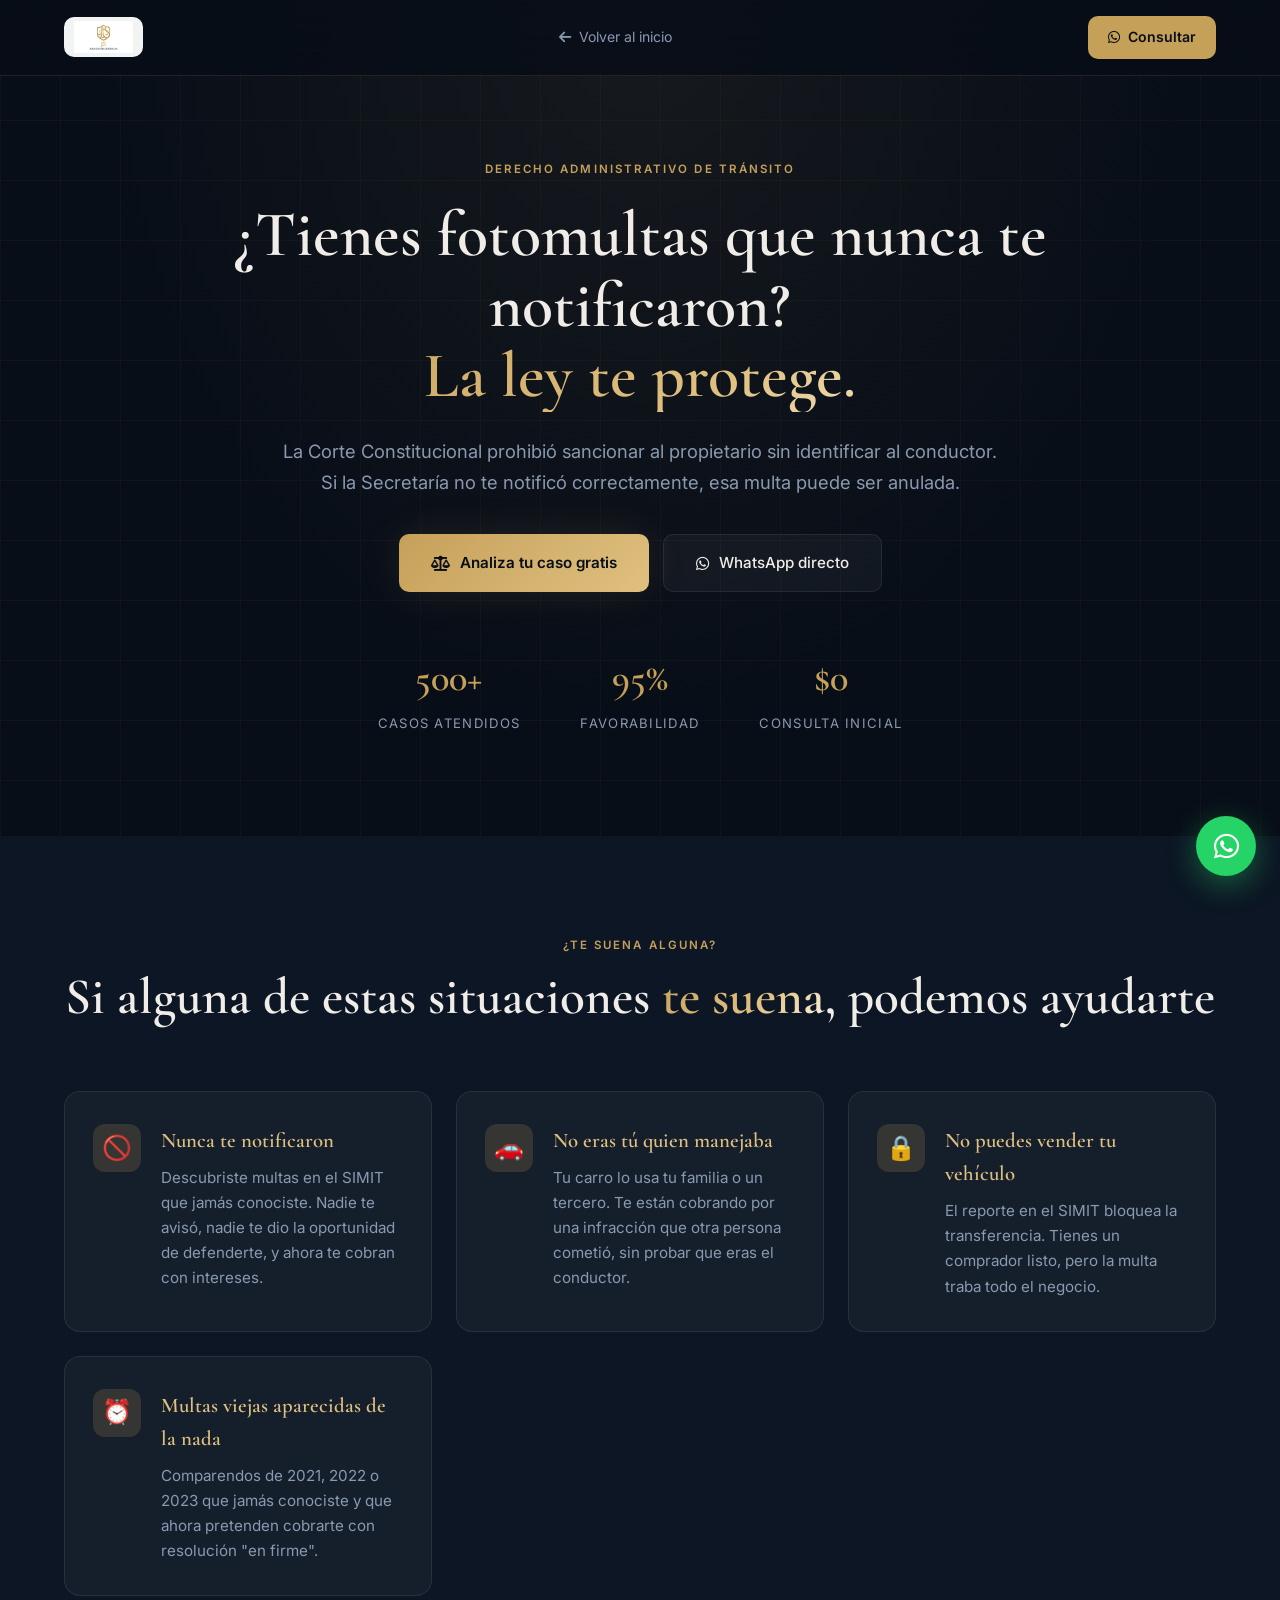
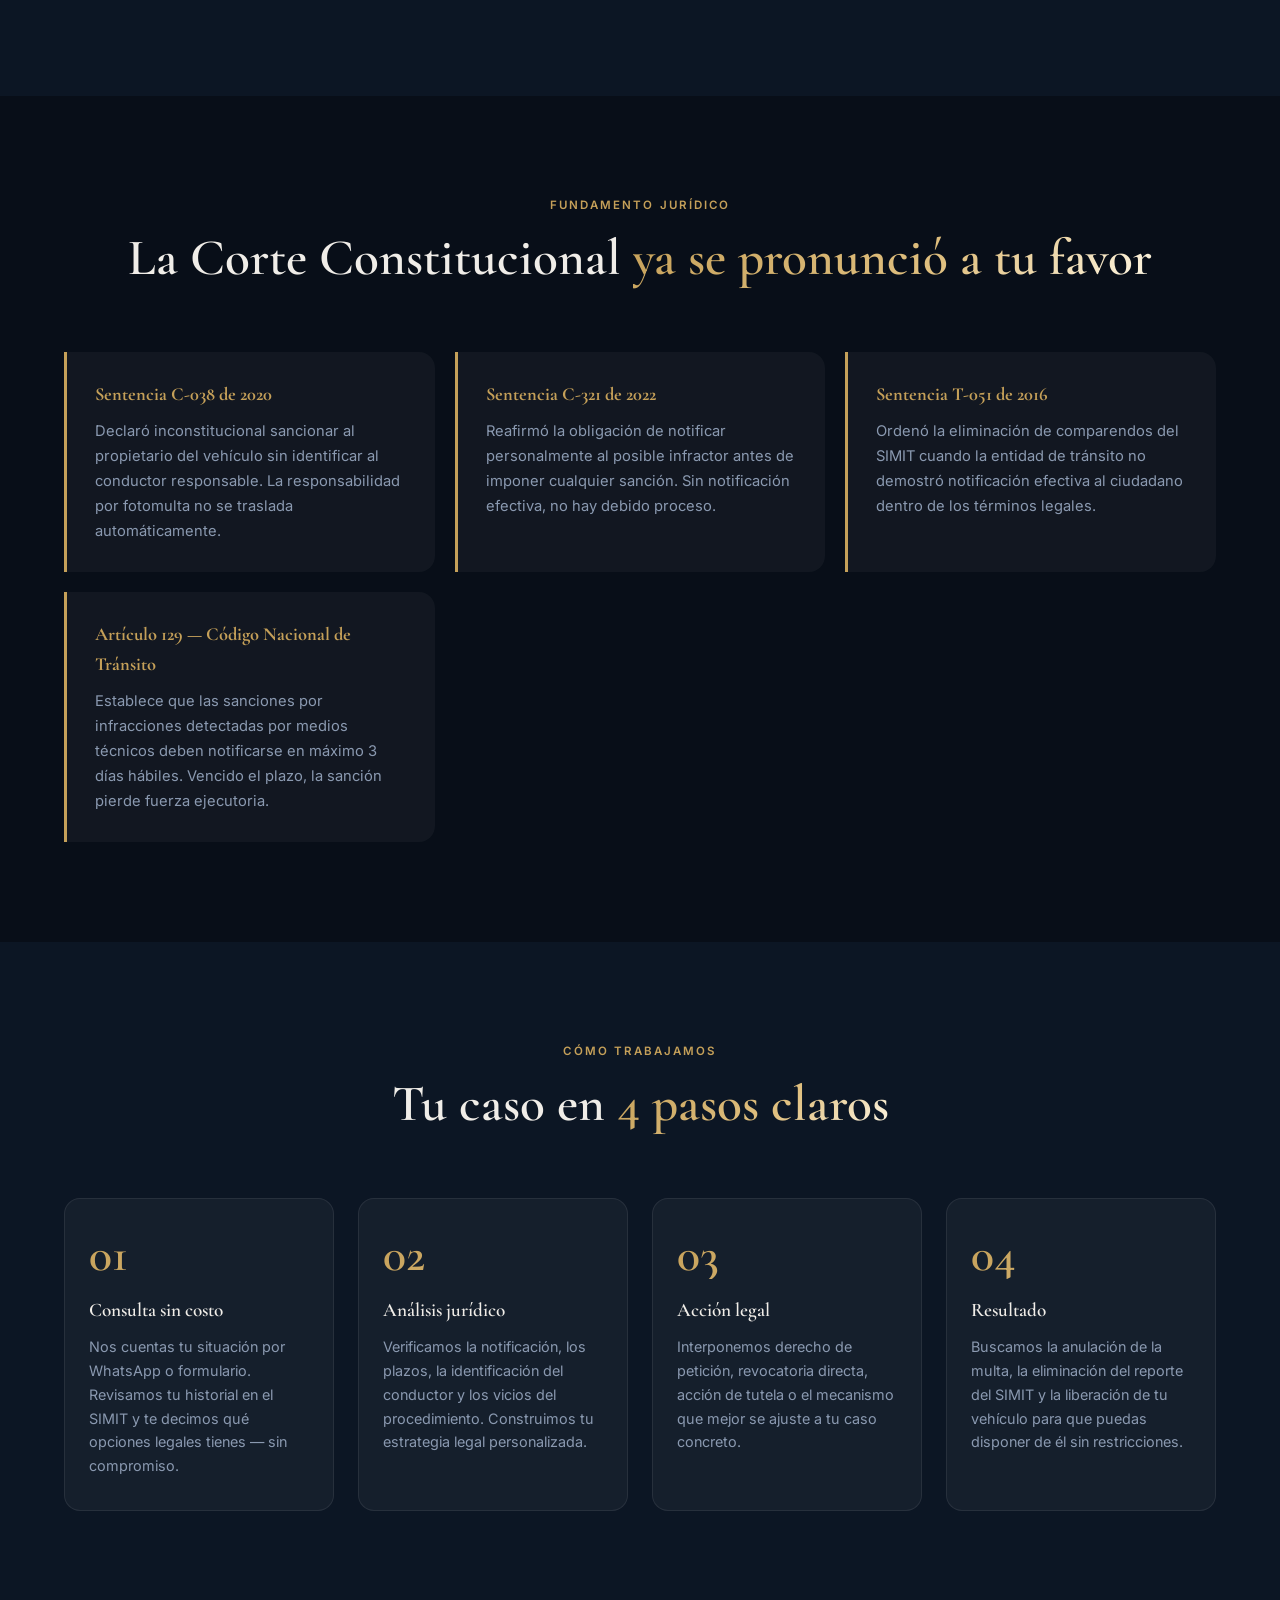
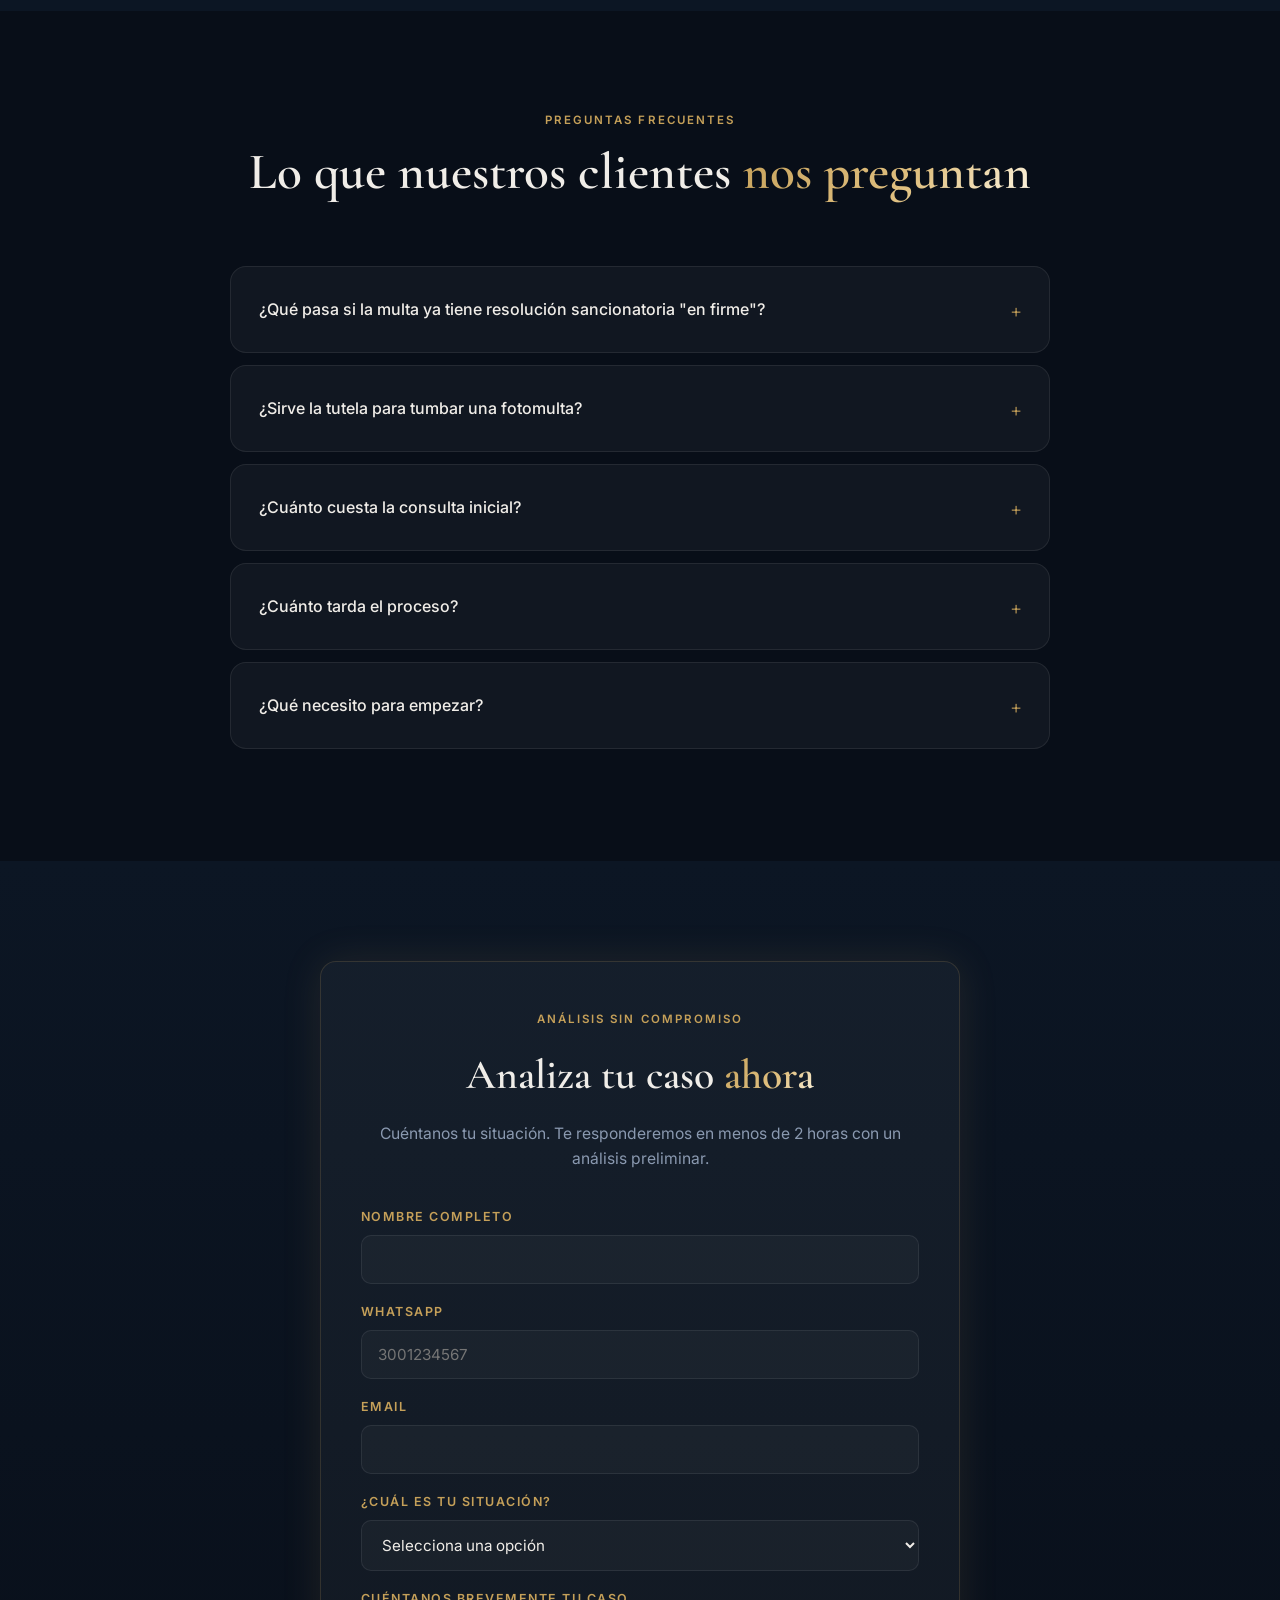
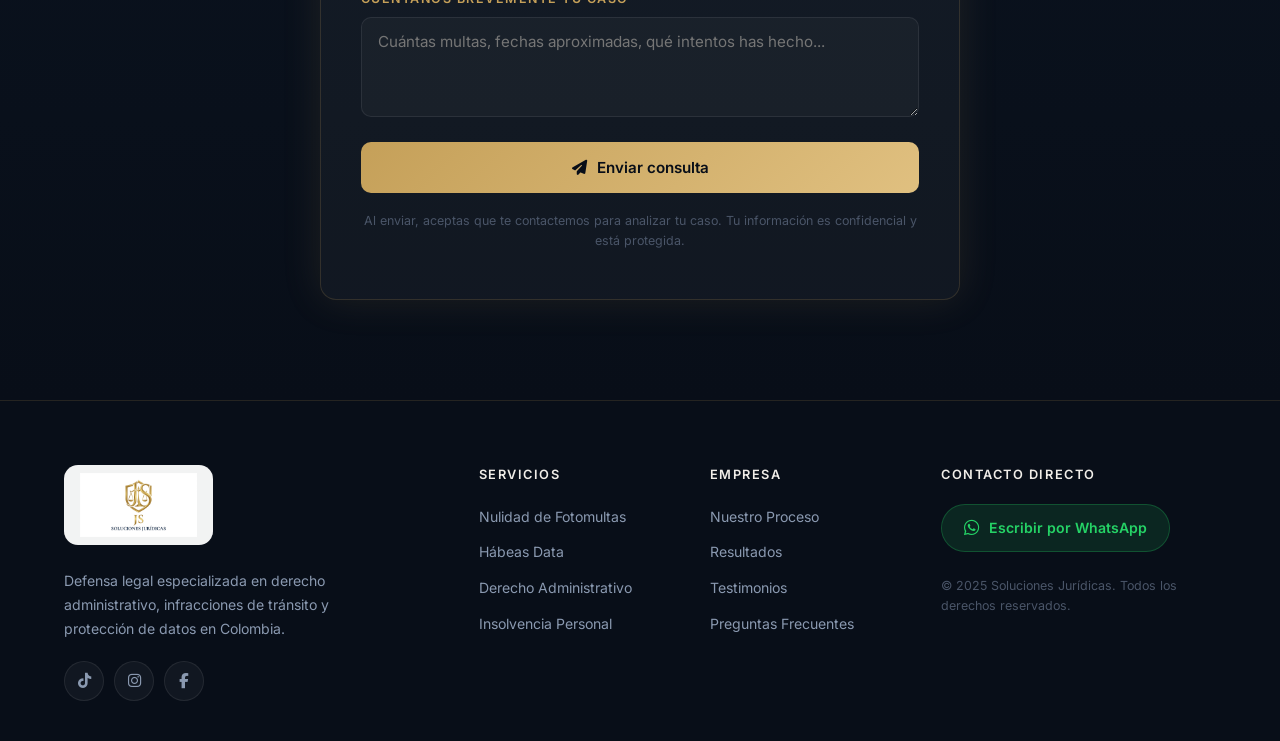
<file: Soluciones Juridicas/landing-fotomultas.html>
<!DOCTYPE html>
<html lang="es">
<head>
<meta charset="UTF-8">
<meta name="viewport" content="width=device-width, initial-scale=1.0">
<title>Fotomultas Sin Notificar — Abogados Especializados | Soluciones Jurídicas</title>
<meta name="description" content="¿Tienes fotomultas que nunca te notificaron? La Corte Constitucional te protege. Análisis de tu caso sin costo. Abogados especializados en derecho administrativo de tránsito.">

<!-- Brand Fonts -->
<link rel="preconnect" href="https://fonts.googleapis.com">
<link rel="preconnect" href="https://fonts.gstatic.com" crossorigin>
<link href="https://fonts.googleapis.com/css2?family=Cormorant+Garamond:ital,wght@0,300;0,400;0,600;0,700;1,400&family=Inter:wght@300;400;500;600&display=swap" rel="stylesheet">

<!-- Icons -->
<link rel="stylesheet" href="https://cdnjs.cloudflare.com/ajax/libs/font-awesome/6.5.0/css/all.min.css">

<!-- Brand stylesheet (compartido con index.html) -->
<link rel="stylesheet" href="style.css">

<!-- ══════════════ META PIXEL ══════════════ -->
<script>
!function(f,b,e,v,n,t,s){if(f.fbq)return;n=f.fbq=function(){n.callMethod?
n.callMethod.apply(n,arguments):n.queue.push(arguments)};if(!f._fbq)f._fbq=n;
n.push=n;n.loaded=!0;n.version='2.0';n.queue=[];t=b.createElement(e);t.async=!0;
t.src=v;s=b.getElementsByTagName(e)[0];s.parentNode.insertBefore(t,s)}(window,
document,'script','https://connect.facebook.net/en_US/fbevents.js');
fbq('init','2370150403434898');
fbq('track','PageView');
</script>
<noscript><img height="1" width="1" style="display:none" src="https://www.facebook.com/tr?id=2370150403434898&ev=PageView&noscript=1"/></noscript>

<!-- ══════════════ TIKTOK PIXEL — pendiente ID ══════════════
<script>
!function(w,d,t){w.TiktokAnalyticsObject=t;var ttq=w[t]=w[t]||[];ttq.methods=["page","track","identify","instances","debug","on","off","once","ready","alias","group","enableCookie","disableCookie","holdConsent","revokeConsent","grantConsent"],ttq.setAndDefer=function(t,e){t[e]=function(){t.push([e].concat(Array.prototype.slice.call(arguments,0)))}};for(var i=0;i<ttq.methods.length;i++)ttq.setAndDefer(ttq,ttq.methods[i]);ttq.instance=function(t){for(var e=ttq._i[t]||[],n=0;n<ttq.methods.length;n++)ttq.setAndDefer(e,ttq.methods[n]);return e},ttq.load=function(e,n){var r="https://analytics.tiktok.com/i18n/pixel/events.js",o=n&&n.partner;ttq._i=ttq._i||{},ttq._i[e]=[],ttq._i[e]._u=r,ttq._t=ttq._t||{},ttq._t[e]=+new Date,ttq._o=ttq._o||{},ttq._o[e]=n||{};n=document.createElement("script");n.type="text/javascript",n.async=!0,n.src=r+"?sdkid="+e+"&lib="+t;e=document.getElementsByTagName("script")[0];e.parentNode.insertBefore(n,e)};
ttq.load('TIKTOK_PIXEL_ID_AQUI');
ttq.page();
}(window, document, 'ttq');
</script>
═══════════════════════════════════════════════════════════════ -->

<!-- ══════════════ ESTILOS LANDING (heredan de style.css) ══════════════ -->
<style>
  .landing-nav { position: fixed; top: 0; left: 0; right: 0; z-index: 100; padding: 16px 0; background: rgba(8,14,24,0.85); backdrop-filter: blur(20px); border-bottom: 1px solid var(--border); }
  .landing-nav .nav-container { max-width: 1200px; margin: 0 auto; padding: 0 24px; display: flex; align-items: center; justify-content: space-between; gap: 16px; }
  .landing-nav .nav-logo-img { height: 40px; }
  .nav-back { color: var(--text-muted); font-size: 0.88rem; transition: color var(--transition); display: inline-flex; align-items: center; gap: 8px; }
  .nav-back:hover { color: var(--gold); }
  .nav-wa { background: var(--gold); color: var(--bg-deep); padding: 10px 20px; border-radius: var(--radius-sm); font-weight: 600; font-size: 0.88rem; transition: all var(--transition); display: inline-flex; align-items: center; gap: 8px; }
  .nav-wa:hover { background: var(--gold-light); transform: translateY(-1px); }

  .lp-hero { padding: 160px 0 100px; background: radial-gradient(ellipse at top, rgba(197,160,89,0.08) 0%, var(--bg-deep) 60%); position: relative; overflow: hidden; }
  .lp-hero::before { content: ''; position: absolute; inset: 0; background-image: linear-gradient(rgba(197,160,89,0.04) 1px, transparent 1px), linear-gradient(90deg, rgba(197,160,89,0.04) 1px, transparent 1px); background-size: 60px 60px; pointer-events: none; }
  .lp-hero-inner { position: relative; max-width: 880px; margin: 0 auto; text-align: center; }
  .lp-hero h1 { font-family: var(--font-serif); font-size: clamp(2.4rem, 5vw, 4rem); font-weight: 600; line-height: 1.1; margin: 22px 0 24px; }
  .lp-hero h1 span { display: block; }
  .lp-hero-sub { color: var(--text-muted); font-size: 1.15rem; line-height: 1.7; max-width: 720px; margin: 0 auto 36px; }
  .lp-hero-cta { display: flex; gap: 14px; justify-content: center; flex-wrap: wrap; margin-bottom: 56px; }
  .btn-primary { background: linear-gradient(135deg, var(--gold), var(--gold-light)); color: var(--bg-deep); padding: 16px 32px; border-radius: var(--radius-sm); font-weight: 600; font-size: 0.95rem; transition: all var(--transition); display: inline-flex; align-items: center; gap: 10px; box-shadow: var(--shadow-gold); }
  .btn-primary:hover { transform: translateY(-2px); box-shadow: 0 10px 40px rgba(197,160,89,0.25); }
  .btn-ghost { background: var(--glass-bg); color: var(--text-primary); padding: 16px 32px; border-radius: var(--radius-sm); font-weight: 500; font-size: 0.95rem; border: 1px solid var(--glass-border); transition: all var(--transition); display: inline-flex; align-items: center; gap: 10px; }
  .btn-ghost:hover { border-color: var(--gold); color: var(--gold); }
  .lp-trust { display: flex; justify-content: center; gap: 60px; flex-wrap: wrap; }
  .lp-trust-item strong { display: block; font-family: var(--font-serif); font-size: 2.4rem; color: var(--gold); font-weight: 600; }
  .lp-trust-item span { color: var(--text-muted); font-size: 0.82rem; letter-spacing: 0.1em; text-transform: uppercase; }

  .lp-section { padding: 100px 0; }
  .lp-section.alt { background: var(--bg-dark); }
  .lp-grid-2 { display: grid; grid-template-columns: repeat(auto-fit, minmax(280px, 1fr)); gap: 24px; margin-top: 48px; }
  .lp-card { background: var(--bg-card); border: 1px solid var(--glass-border); border-radius: var(--radius); padding: 32px 28px; transition: all var(--transition); display: flex; gap: 20px; }
  .lp-card:hover { border-color: var(--gold-dim); transform: translateY(-4px); }
  .lp-card-icon { flex-shrink: 0; width: 48px; height: 48px; border-radius: 12px; background: var(--gold-dim); display: flex; align-items: center; justify-content: center; font-size: 1.5rem; }
  .lp-card h3 { font-family: var(--font-serif); font-size: 1.3rem; font-weight: 600; margin-bottom: 8px; color: var(--gold-light); }
  .lp-card p { color: var(--text-muted); font-size: 0.95rem; line-height: 1.65; }

  .lp-legal { display: grid; grid-template-columns: repeat(auto-fit, minmax(300px, 1fr)); gap: 20px; margin-top: 48px; }
  .lp-legal-card { background: var(--bg-card); border-left: 3px solid var(--gold); border-radius: 0 var(--radius) var(--radius) 0; padding: 28px; }
  .lp-legal-card h3 { font-family: var(--font-serif); color: var(--gold); font-size: 1.15rem; margin-bottom: 10px; }
  .lp-legal-card p { color: var(--text-muted); font-size: 0.92rem; line-height: 1.7; }

  .lp-process { display: grid; grid-template-columns: repeat(auto-fit, minmax(240px, 1fr)); gap: 24px; margin-top: 48px; }
  .lp-step { background: var(--bg-card); border: 1px solid var(--glass-border); border-radius: var(--radius); padding: 32px 24px; }
  .lp-step-num { font-family: var(--font-serif); font-size: 3rem; font-weight: 600; line-height: 1; background: linear-gradient(135deg, var(--gold), var(--gold-light)); -webkit-background-clip: text; -webkit-text-fill-color: transparent; background-clip: text; margin-bottom: 16px; }
  .lp-step h3 { font-family: var(--font-serif); font-size: 1.2rem; color: var(--text-primary); margin-bottom: 10px; font-weight: 600; }
  .lp-step p { color: var(--text-muted); font-size: 0.9rem; line-height: 1.65; }

  .lp-faq { max-width: 820px; margin: 48px auto 0; }
  .lp-faq-item { background: var(--bg-card); border: 1px solid var(--glass-border); border-radius: var(--radius); margin-bottom: 12px; overflow: hidden; transition: border-color var(--transition); }
  .lp-faq-item.open { border-color: var(--gold-dim); }
  .lp-faq-q { padding: 22px 28px; cursor: pointer; display: flex; justify-content: space-between; align-items: center; gap: 20px; font-weight: 500; color: var(--text-primary); transition: color var(--transition); user-select: none; }
  .lp-faq-q:hover { color: var(--gold); }
  .lp-faq-q::after { content: '+'; font-family: var(--font-serif); font-size: 1.6rem; color: var(--gold); transition: transform var(--transition); flex-shrink: 0; }
  .lp-faq-item.open .lp-faq-q::after { transform: rotate(45deg); }
  .lp-faq-a { max-height: 0; overflow: hidden; transition: max-height 0.4s ease; }
  .lp-faq-item.open .lp-faq-a { max-height: 400px; }
  .lp-faq-a p { padding: 0 28px 24px; color: var(--text-muted); line-height: 1.75; font-size: 0.95rem; }

  .lp-form-section { padding: 100px 0; background: linear-gradient(180deg, var(--bg-dark) 0%, var(--bg-deep) 100%); }
  .lp-form-box { max-width: 640px; margin: 0 auto; background: var(--bg-card); border: 1px solid var(--gold-dim); border-radius: var(--radius); padding: 48px 40px; box-shadow: var(--shadow-gold); }
  .lp-form-box h2 { font-family: var(--font-serif); font-size: clamp(1.8rem, 3.5vw, 2.6rem); text-align: center; margin-bottom: 12px; font-weight: 600; }
  .lp-form-intro { text-align: center; color: var(--text-muted); margin-bottom: 36px; font-size: 0.98rem; }
  .lp-form-group { margin-bottom: 18px; }
  .lp-form-group label { display: block; font-size: 0.78rem; letter-spacing: 0.12em; text-transform: uppercase; color: var(--gold); margin-bottom: 8px; font-weight: 600; }
  .lp-form-group input, .lp-form-group select, .lp-form-group textarea { width: 100%; background: rgba(255,255,255,0.03); border: 1px solid var(--glass-border); border-radius: var(--radius-sm); padding: 14px 16px; color: var(--text-primary); font-family: var(--font-sans); font-size: 0.95rem; transition: border-color var(--transition); }
  .lp-form-group input:focus, .lp-form-group select:focus, .lp-form-group textarea:focus { outline: none; border-color: var(--gold); }
  .lp-form-group textarea { resize: vertical; min-height: 100px; }
  .lp-form-submit { width: 100%; background: linear-gradient(135deg, var(--gold), var(--gold-light)); color: var(--bg-deep); padding: 16px; border-radius: var(--radius-sm); font-weight: 600; font-size: 0.95rem; margin-top: 8px; transition: all var(--transition); display: flex; align-items: center; justify-content: center; gap: 10px; }
  .lp-form-submit:hover { transform: translateY(-1px); box-shadow: 0 8px 30px rgba(197,160,89,0.3); }
  .lp-form-legal { text-align: center; color: var(--text-dim); font-size: 0.78rem; margin-top: 18px; line-height: 1.6; }
  .lp-form-success { display: none; text-align: center; padding: 40px 20px; }
  .lp-form-success.show { display: block; }
  .lp-form-success-icon { width: 64px; height: 64px; margin: 0 auto 20px; background: var(--gold-dim); border-radius: 50%; display: flex; align-items: center; justify-content: center; font-size: 1.8rem; color: var(--gold); }

  .wa-float { position: fixed; bottom: 24px; right: 24px; width: 60px; height: 60px; border-radius: 50%; background: #25D366; display: flex; align-items: center; justify-content: center; color: #fff; font-size: 1.8rem; box-shadow: 0 8px 30px rgba(37,211,102,0.4); z-index: 90; transition: transform var(--transition); }
  .wa-float:hover { transform: scale(1.1); }

  @media (max-width: 720px) {
    .nav-back span { display: none; }
    .lp-hero { padding: 130px 0 70px; }
    .lp-trust { gap: 40px; }
    .lp-form-box { padding: 36px 24px; }
  }
</style>
</head>

<body>

  <!-- NAV -->
  <nav class="landing-nav">
    <div class="nav-container">
      <a href="index.html" class="nav-logo">
        <img src="Gemini_Generated_Image_y37xbry37xbry37x.png" alt="Soluciones Jurídicas" class="nav-logo-img">
      </a>
      <a href="index.html" class="nav-back">
        <i class="fa-solid fa-arrow-left"></i><span>Volver al inicio</span>
      </a>
      <a href="https://wa.me/573027540803?text=Hola,%20tengo%20fotomultas%20que%20nunca%20me%20notificaron." class="nav-wa" target="_blank" rel="noopener">
        <i class="fa-brands fa-whatsapp"></i> Consultar
      </a>
    </div>
  </nav>

  <!-- HERO -->
  <section class="lp-hero">
    <div class="container lp-hero-inner">
      <div class="eyebrow">Derecho Administrativo de Tránsito</div>
      <h1>¿Tienes fotomultas que nunca te notificaron?<span class="gradient-text">La ley te protege.</span></h1>
      <p class="lp-hero-sub">La Corte Constitucional prohibió sancionar al propietario sin identificar al conductor. Si la Secretaría no te notificó correctamente, esa multa puede ser anulada.</p>
      <div class="lp-hero-cta">
        <a href="#formulario" class="btn-primary"><i class="fa-solid fa-scale-balanced"></i> Analiza tu caso gratis</a>
        <a href="https://wa.me/573027540803?text=Hola,%20quiero%20revisar%20mis%20fotomultas." class="btn-ghost" target="_blank" rel="noopener"><i class="fa-brands fa-whatsapp"></i> WhatsApp directo</a>
      </div>
      <div class="lp-trust">
        <div class="lp-trust-item"><strong>500+</strong><span>Casos atendidos</span></div>
        <div class="lp-trust-item"><strong>95%</strong><span>Favorabilidad</span></div>
        <div class="lp-trust-item"><strong>$0</strong><span>Consulta inicial</span></div>
      </div>
    </div>
  </section>

  <!-- PROBLEMA -->
  <section class="lp-section alt">
    <div class="container">
      <div class="section-header">
        <div class="eyebrow">¿Te suena alguna?</div>
        <h2>Si alguna de estas situaciones <span class="gradient-text">te suena</span>, podemos ayudarte</h2>
      </div>
      <div class="lp-grid-2">
        <div class="lp-card"><div class="lp-card-icon">🚫</div><div><h3>Nunca te notificaron</h3><p>Descubriste multas en el SIMIT que jamás conociste. Nadie te avisó, nadie te dio la oportunidad de defenderte, y ahora te cobran con intereses.</p></div></div>
        <div class="lp-card"><div class="lp-card-icon">🚗</div><div><h3>No eras tú quien manejaba</h3><p>Tu carro lo usa tu familia o un tercero. Te están cobrando por una infracción que otra persona cometió, sin probar que eras el conductor.</p></div></div>
        <div class="lp-card"><div class="lp-card-icon">🔒</div><div><h3>No puedes vender tu vehículo</h3><p>El reporte en el SIMIT bloquea la transferencia. Tienes un comprador listo, pero la multa traba todo el negocio.</p></div></div>
        <div class="lp-card"><div class="lp-card-icon">⏰</div><div><h3>Multas viejas aparecidas de la nada</h3><p>Comparendos de 2021, 2022 o 2023 que jamás conociste y que ahora pretenden cobrarte con resolución "en firme".</p></div></div>
      </div>
    </div>
  </section>

  <!-- FUNDAMENTO LEGAL -->
  <section class="lp-section">
    <div class="container">
      <div class="section-header">
        <div class="eyebrow">Fundamento jurídico</div>
        <h2>La Corte Constitucional <span class="gradient-text">ya se pronunció a tu favor</span></h2>
      </div>
      <div class="lp-legal">
        <div class="lp-legal-card"><h3>Sentencia C-038 de 2020</h3><p>Declaró inconstitucional sancionar al propietario del vehículo sin identificar al conductor responsable. La responsabilidad por fotomulta no se traslada automáticamente.</p></div>
        <div class="lp-legal-card"><h3>Sentencia C-321 de 2022</h3><p>Reafirmó la obligación de notificar personalmente al posible infractor antes de imponer cualquier sanción. Sin notificación efectiva, no hay debido proceso.</p></div>
        <div class="lp-legal-card"><h3>Sentencia T-051 de 2016</h3><p>Ordenó la eliminación de comparendos del SIMIT cuando la entidad de tránsito no demostró notificación efectiva al ciudadano dentro de los términos legales.</p></div>
        <div class="lp-legal-card"><h3>Artículo 129 — Código Nacional de Tránsito</h3><p>Establece que las sanciones por infracciones detectadas por medios técnicos deben notificarse en máximo 3 días hábiles. Vencido el plazo, la sanción pierde fuerza ejecutoria.</p></div>
      </div>
    </div>
  </section>

  <!-- PROCESO -->
  <section class="lp-section alt">
    <div class="container">
      <div class="section-header">
        <div class="eyebrow">Cómo trabajamos</div>
        <h2>Tu caso en <span class="gradient-text">4 pasos claros</span></h2>
      </div>
      <div class="lp-process">
        <div class="lp-step"><div class="lp-step-num">01</div><h3>Consulta sin costo</h3><p>Nos cuentas tu situación por WhatsApp o formulario. Revisamos tu historial en el SIMIT y te decimos qué opciones legales tienes — sin compromiso.</p></div>
        <div class="lp-step"><div class="lp-step-num">02</div><h3>Análisis jurídico</h3><p>Verificamos la notificación, los plazos, la identificación del conductor y los vicios del procedimiento. Construimos tu estrategia legal personalizada.</p></div>
        <div class="lp-step"><div class="lp-step-num">03</div><h3>Acción legal</h3><p>Interponemos derecho de petición, revocatoria directa, acción de tutela o el mecanismo que mejor se ajuste a tu caso concreto.</p></div>
        <div class="lp-step"><div class="lp-step-num">04</div><h3>Resultado</h3><p>Buscamos la anulación de la multa, la eliminación del reporte del SIMIT y la liberación de tu vehículo para que puedas disponer de él sin restricciones.</p></div>
      </div>
    </div>
  </section>

  <!-- FAQ -->
  <section class="lp-section">
    <div class="container">
      <div class="section-header">
        <div class="eyebrow">Preguntas frecuentes</div>
        <h2>Lo que nuestros clientes <span class="gradient-text">nos preguntan</span></h2>
      </div>
      <div class="lp-faq">
        <div class="lp-faq-item"><div class="lp-faq-q">¿Qué pasa si la multa ya tiene resolución sancionatoria "en firme"?</div><div class="lp-faq-a"><p>Si nunca te notificaron correctamente, los términos para defenderte nunca corrieron — y la resolución no está realmente en firme en sentido constitucional. La Corte ha dicho que la administración no puede beneficiarse de su propio incumplimiento.</p></div></div>
        <div class="lp-faq-item"><div class="lp-faq-q">¿Sirve la tutela para tumbar una fotomulta?</div><div class="lp-faq-a"><p>Sí, cuando hay vulneración al debido proceso, al hábeas data o al derecho de petición. La Sentencia T-051 de 2016 ordenó eliminar comparendos del SIMIT por fallas en la notificación. Cada caso se evalúa individualmente.</p></div></div>
        <div class="lp-faq-item"><div class="lp-faq-q">¿Cuánto cuesta la consulta inicial?</div><div class="lp-faq-a"><p>La consulta inicial es sin costo. Revisamos tu caso, te explicamos tus opciones y solo si decides avanzar, acordamos los honorarios — que dependen de la complejidad y cantidad de comparendos.</p></div></div>
        <div class="lp-faq-item"><div class="lp-faq-q">¿Cuánto tarda el proceso?</div><div class="lp-faq-a"><p>Un derecho de petición se resuelve en 15 días hábiles. Una tutela se falla en 10 días. Los tiempos varían según la entidad y la vía legal elegida, pero trabajamos con los mecanismos más ágiles disponibles.</p></div></div>
        <div class="lp-faq-item"><div class="lp-faq-q">¿Qué necesito para empezar?</div><div class="lp-faq-a"><p>Tu nombre completo, número de cédula, placa del vehículo y — si los tienes — pantallazos del SIMIT con los comparendos. Con eso hacemos el análisis inicial.</p></div></div>
      </div>
    </div>
  </section>

  <!-- FORMULARIO -->
  <section class="lp-form-section" id="formulario">
    <div class="container">
      <div class="lp-form-box">
        <div id="form-content">
          <div class="eyebrow" style="text-align:center;">Análisis sin compromiso</div>
          <h2>Analiza tu caso <span class="gradient-text">ahora</span></h2>
          <p class="lp-form-intro">Cuéntanos tu situación. Te responderemos en menos de 2 horas con un análisis preliminar.</p>
          <form onsubmit="handleSubmit(event)">
            <div class="lp-form-group"><label>Nombre completo</label><input type="text" name="nombre" required></div>
            <div class="lp-form-group"><label>WhatsApp</label><input type="tel" name="telefono" required placeholder="3001234567"></div>
            <div class="lp-form-group"><label>Email</label><input type="email" name="email" required></div>
            <div class="lp-form-group"><label>¿Cuál es tu situación?</label>
              <select name="situacion" required>
                <option value="">Selecciona una opción</option>
                <option>Tengo multas que nunca me notificaron</option>
                <option>No puedo vender mi vehículo por reportes en SIMIT</option>
                <option>No era yo quien conducía</option>
                <option>Aparecieron multas viejas que jamás conocí</option>
                <option>Otra situación</option>
              </select>
            </div>
            <div class="lp-form-group"><label>Cuéntanos brevemente tu caso</label><textarea name="mensaje" placeholder="Cuántas multas, fechas aproximadas, qué intentos has hecho..."></textarea></div>
            <button type="submit" class="lp-form-submit"><i class="fa-solid fa-paper-plane"></i> Enviar consulta</button>
          </form>
          <p class="lp-form-legal">Al enviar, aceptas que te contactemos para analizar tu caso. Tu información es confidencial y está protegida.</p>
        </div>
        <div id="form-ok" class="lp-form-success">
          <div class="lp-form-success-icon"><i class="fa-solid fa-check"></i></div>
          <h2>Recibimos tu consulta</h2>
          <p style="color:var(--text-muted); margin-top:12px; line-height:1.7;">En menos de 2 horas un abogado especializado te contactará para revisar tu caso en detalle.</p>
        </div>
      </div>
    </div>
  </section>

  <!-- FOOTER -->
  <footer id="footer">
    <div class="container footer-grid">
      <div class="footer-brand">
        <a href="index.html" class="footer-logo-link">
          <img src="Gemini_Generated_Image_y37xbry37xbry37x.png" alt="Soluciones Jurídicas" class="footer-logo-img">
        </a>
        <p>Defensa legal especializada en derecho administrativo, infracciones de tránsito y protección de datos en Colombia.</p>
        <div class="footer-social">
          <a href="#" class="social-btn tiktok" aria-label="TikTok" target="_blank" rel="noopener"><i class="fa-brands fa-tiktok"></i></a>
          <a href="#" class="social-btn instagram" aria-label="Instagram" target="_blank" rel="noopener"><i class="fa-brands fa-instagram"></i></a>
          <a href="#" class="social-btn facebook" aria-label="Facebook" target="_blank" rel="noopener"><i class="fa-brands fa-facebook-f"></i></a>
        </div>
      </div>
      <div class="footer-links">
        <h4>Servicios</h4>
        <ul>
          <li><a href="landing-fotomultas.html">Nulidad de Fotomultas</a></li>
          <li><a href="landing-centrales-riesgo.html">Hábeas Data</a></li>
          <li><a href="index.html#servicios">Derecho Administrativo</a></li>
          <li><a href="landing-insolvencia.html">Insolvencia Personal</a></li>
        </ul>
      </div>
      <div class="footer-links">
        <h4>Empresa</h4>
        <ul>
          <li><a href="index.html#proceso">Nuestro Proceso</a></li>
          <li><a href="index.html#resultados">Resultados</a></li>
          <li><a href="index.html#testimonios">Testimonios</a></li>
          <li><a href="index.html#faq">Preguntas Frecuentes</a></li>
        </ul>
      </div>
      <div class="footer-contact">
        <h4>Contacto directo</h4>
        <a href="https://wa.me/573027540803" class="footer-wa">
          <i class="fa-brands fa-whatsapp"></i> Escribir por WhatsApp
        </a>
        <p class="footer-legal">© 2025 Soluciones Jurídicas. Todos los derechos reservados.</p>
      </div>
    </div>
  </footer>

  <a href="https://wa.me/573027540803?text=Hola,%20tengo%20una%20consulta%20sobre%20fotomultas." class="wa-float" target="_blank" rel="noopener" aria-label="WhatsApp">
    <i class="fa-brands fa-whatsapp"></i>
  </a>

<script>
// FAQ accordion
document.querySelectorAll('.lp-faq-q').forEach(q => {
  q.addEventListener('click', () => q.parentElement.classList.toggle('open'));
});

// Form submit
function handleSubmit(e) {
  e.preventDefault();
  const form = e.target;
  const obj  = Object.fromEntries(new FormData(form));
  const params = new URLSearchParams(window.location.search);
  obj.utm_source   = params.get('utm_source')   || 'directo';
  obj.utm_medium   = params.get('utm_medium')   || '';
  obj.utm_campaign = params.get('utm_campaign') || '';
  obj.utm_content  = params.get('utm_content')  || '';
  obj.landing      = 'fotomultas';
  obj.timestamp    = new Date().toISOString();

  let leads = JSON.parse(localStorage.getItem('sj_leads') || '[]');
  leads.push(obj);
  localStorage.setItem('sj_leads', JSON.stringify(leads));

  // Webhook Google Apps Script — REEMPLAZAR la URL al desplegar
  const WEBHOOK_URL = 'https://script.google.com/macros/s/REEMPLAZAR_AQUI/exec';
  fetch(WEBHOOK_URL, {
    method: 'POST', mode: 'no-cors',
    headers: { 'Content-Type': 'application/json' },
    body: JSON.stringify(obj)
  }).catch(err => console.warn('[Lead webhook]', err));

  document.getElementById('form-content').style.display = 'none';
  document.getElementById('form-ok').classList.add('show');

  if (typeof fbq === 'function') fbq('track', 'Lead', { content_name: 'fotomultas' });
  if (typeof ttq === 'function') ttq.track('SubmitForm', { content_name: 'fotomultas' });
}

// Smooth scroll
document.querySelectorAll('a[href^="#"]').forEach(a => {
  a.addEventListener('click', e => {
    e.preventDefault();
    const t = document.querySelector(a.getAttribute('href'));
    if (t) t.scrollIntoView({ behavior: 'smooth', block: 'start' });
  });
});

// Persist UTMs in WhatsApp links
(function () {
  const params = window.location.search;
  if (!params) return;
  document.querySelectorAll('a[href*="wa.me"]').forEach(a => {
    const url    = new URL(a.href);
    const text   = url.searchParams.get('text') || '';
    const utm    = new URLSearchParams(params);
    const source = utm.get('utm_campaign') || 'web';
    url.searchParams.set('text', text + ' [ref:' + source + ']');
    a.href = url.toString();
  });
})();
</script>
</body>
</html>
</file>
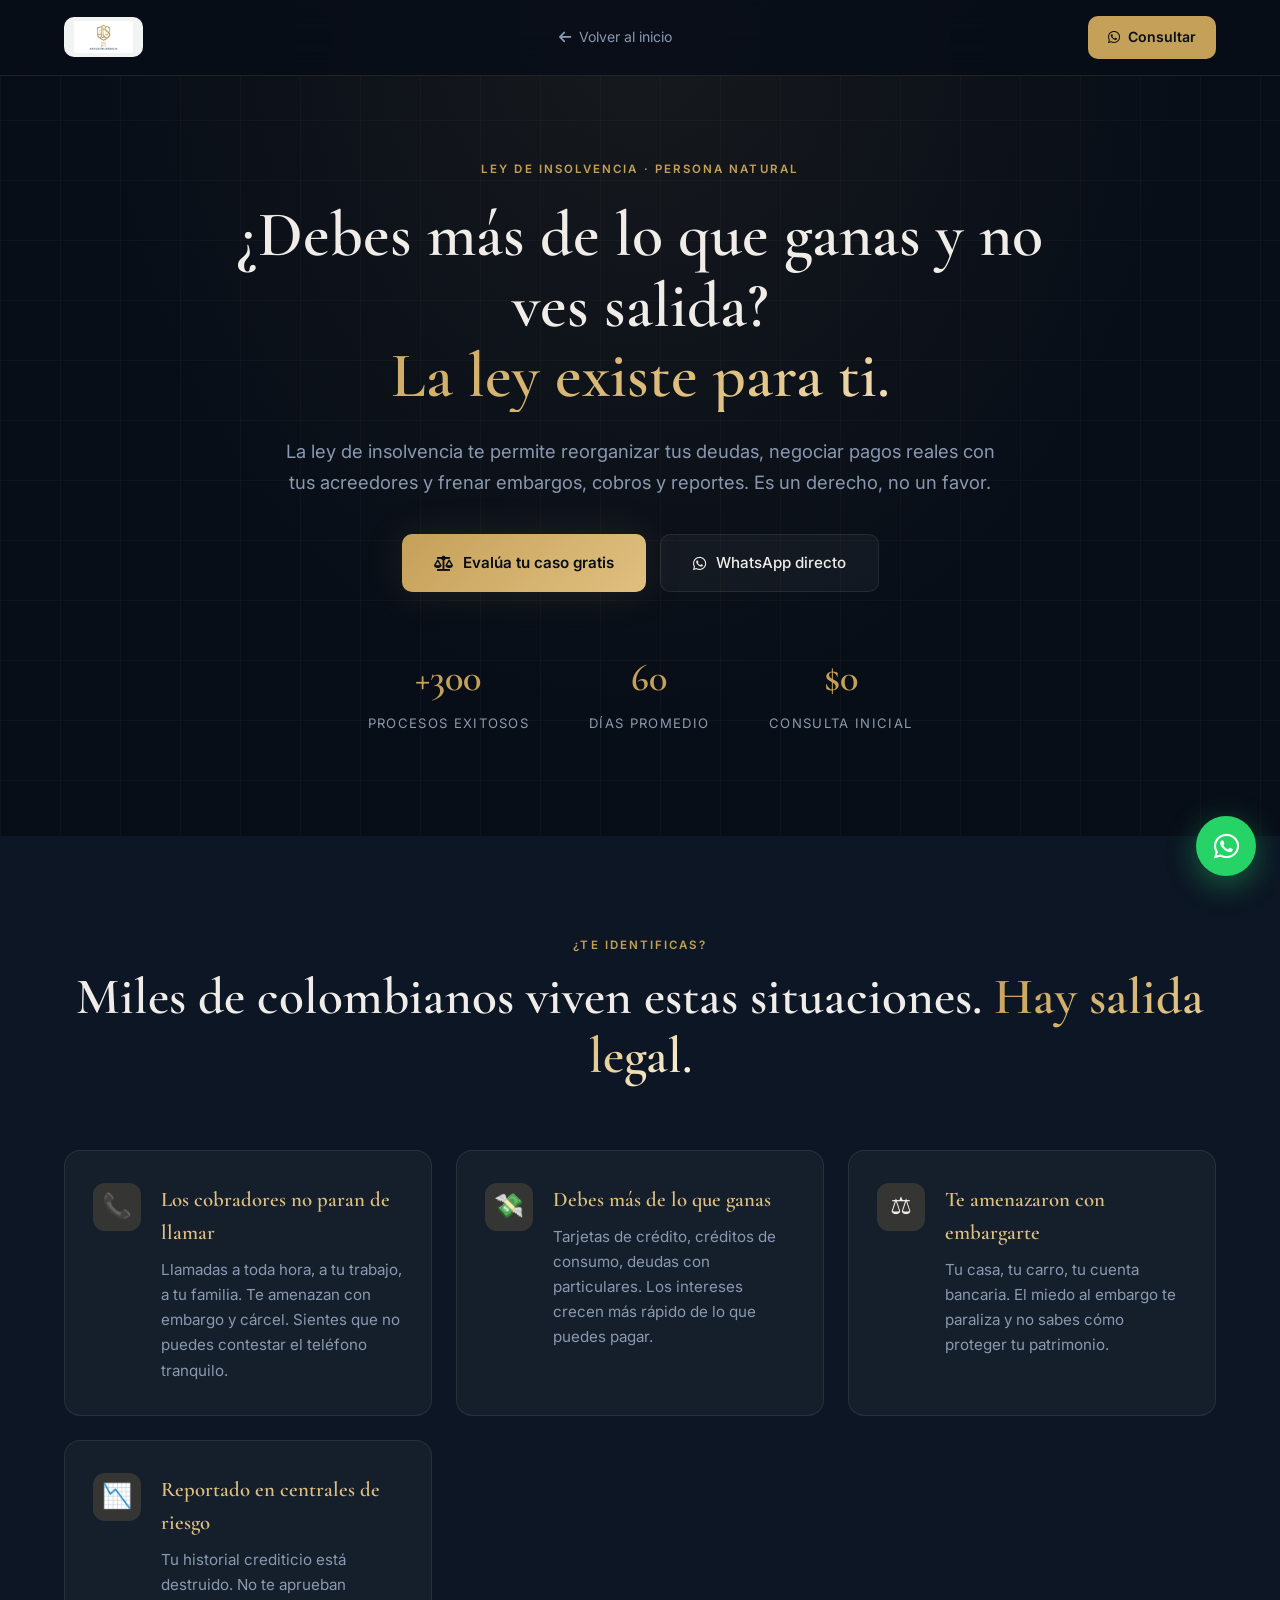
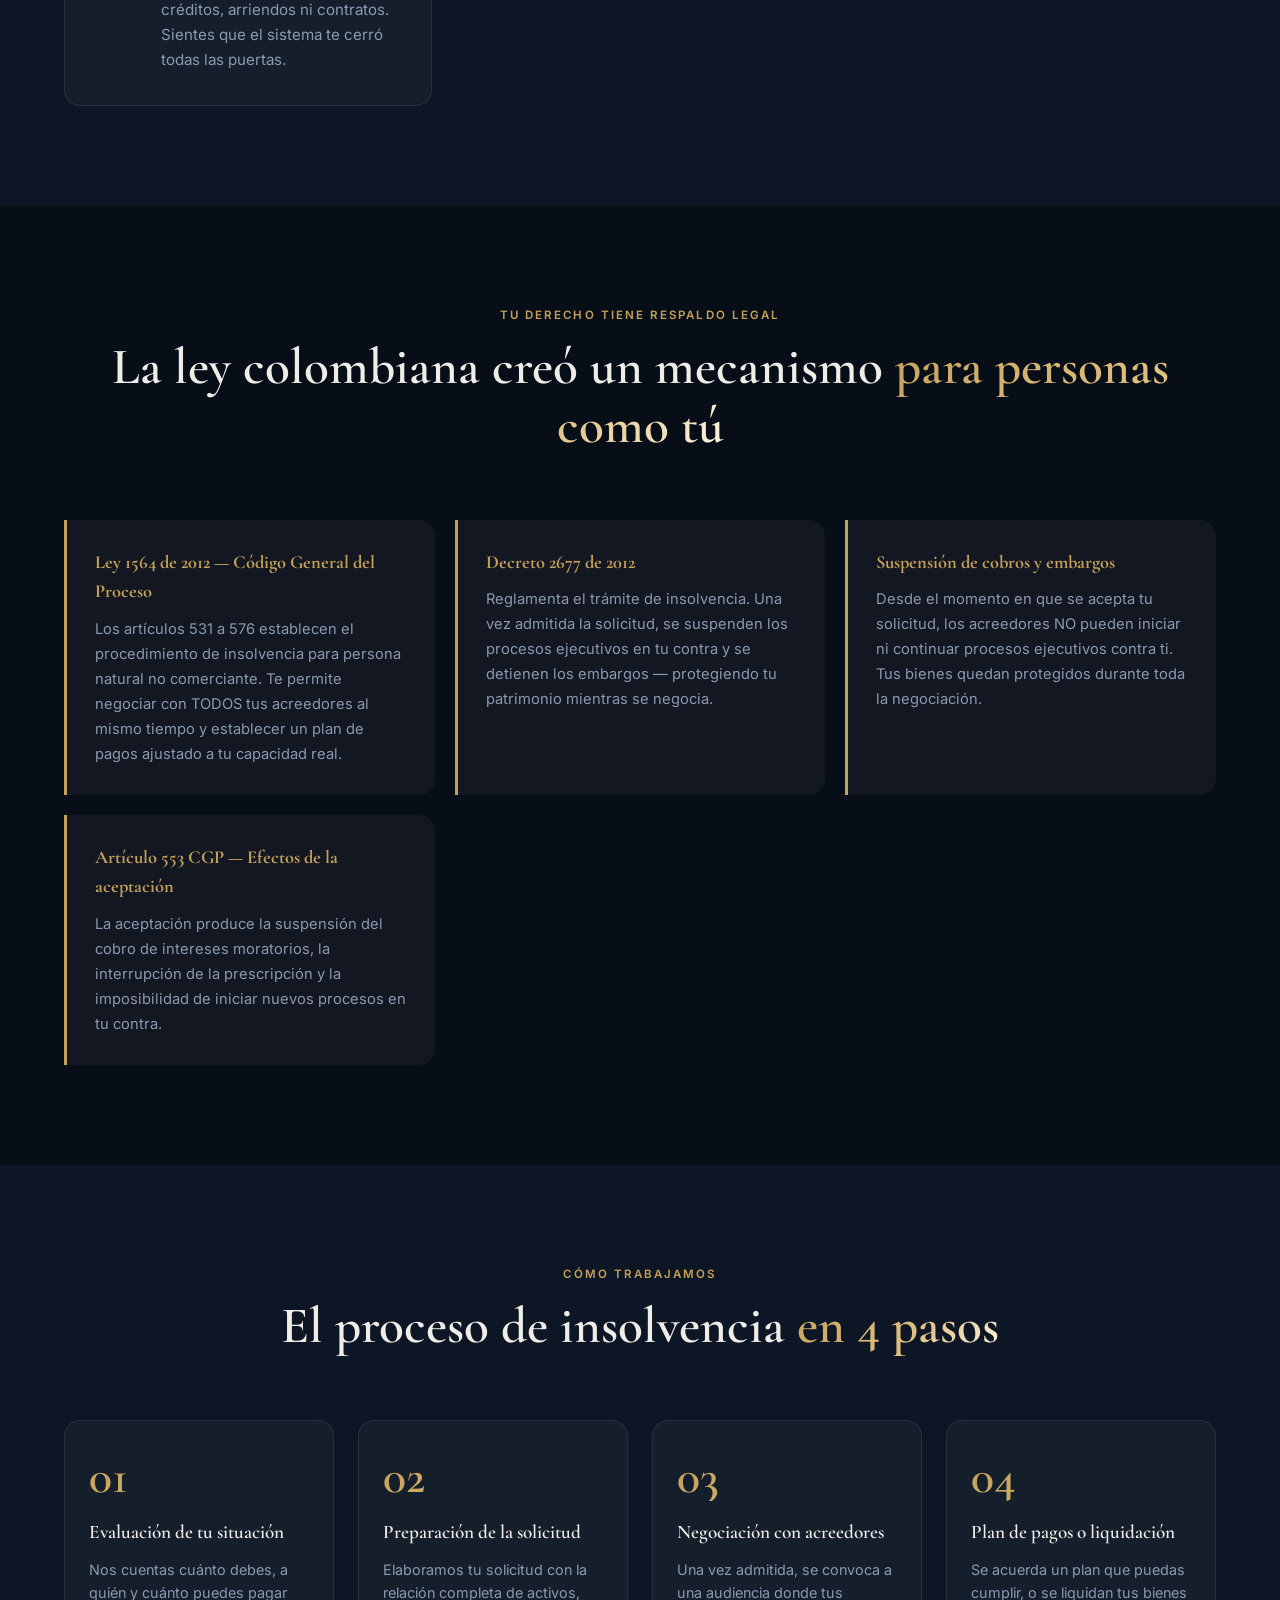
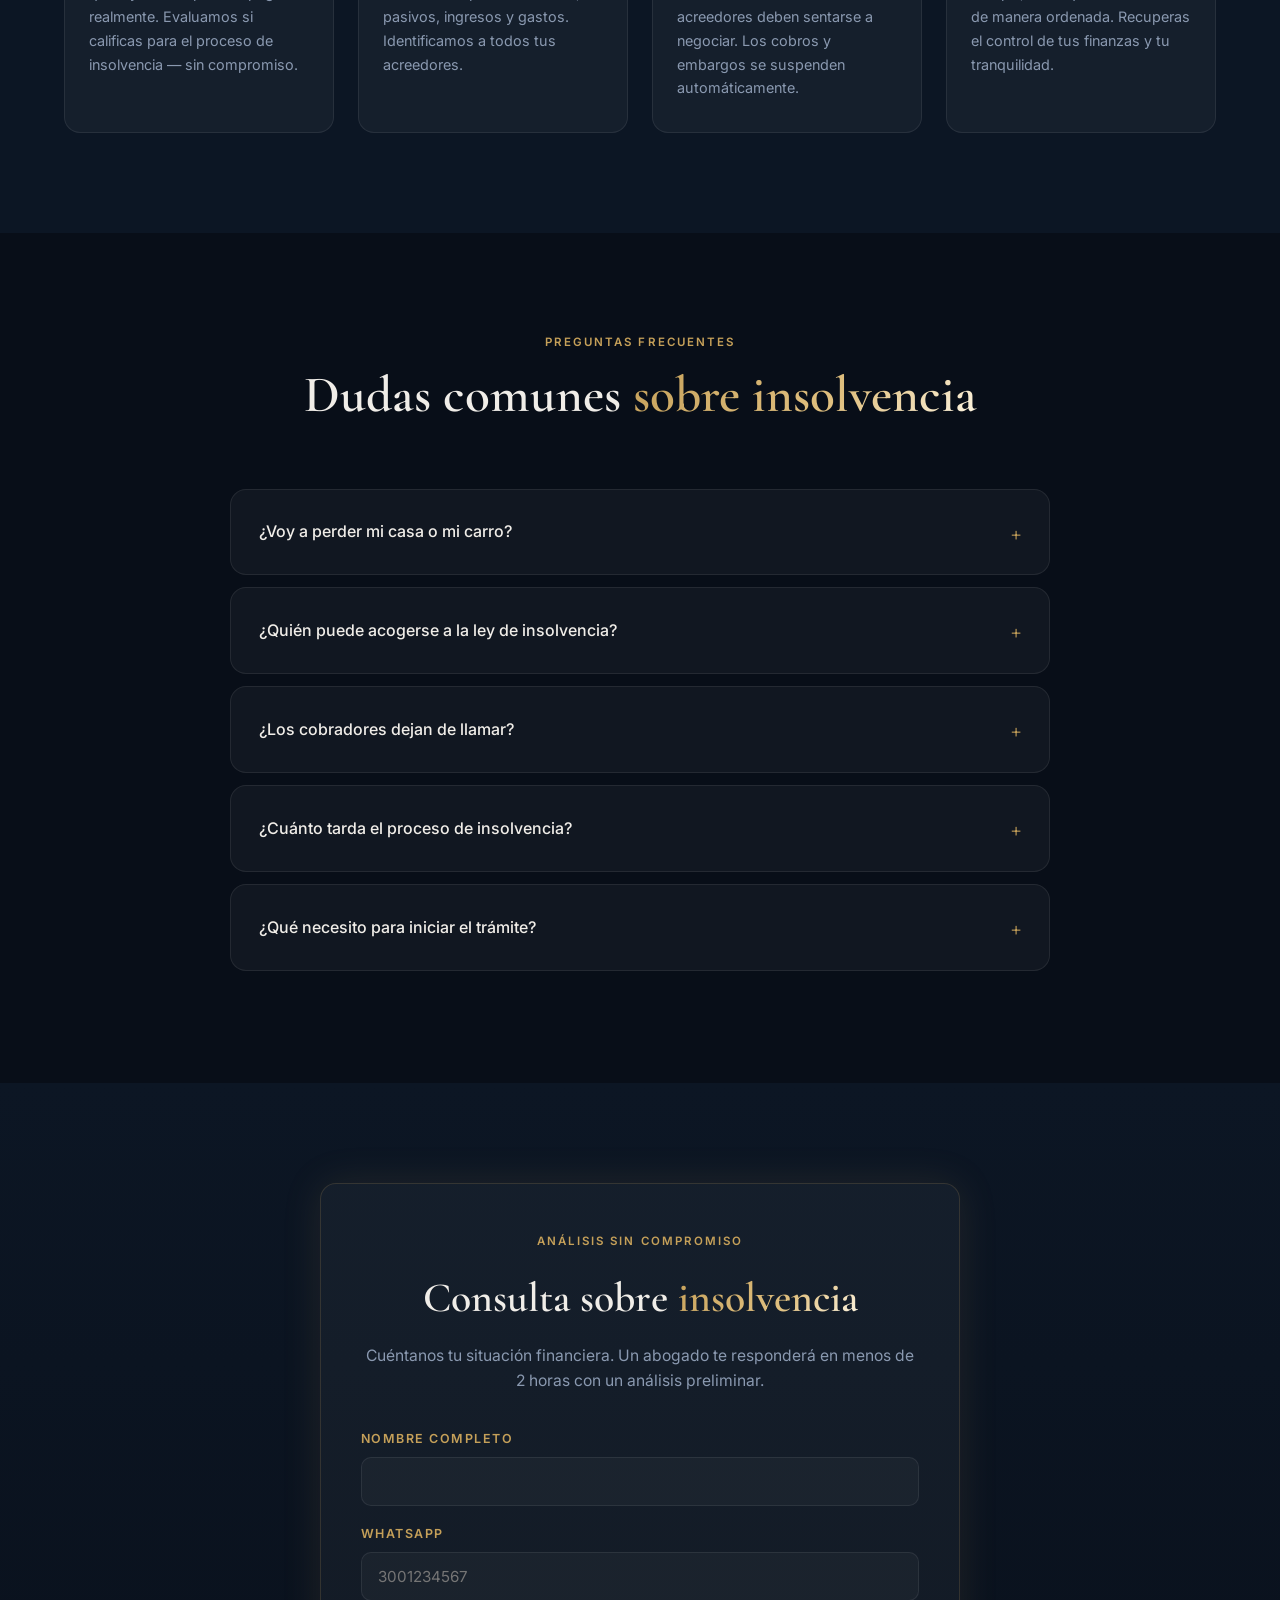
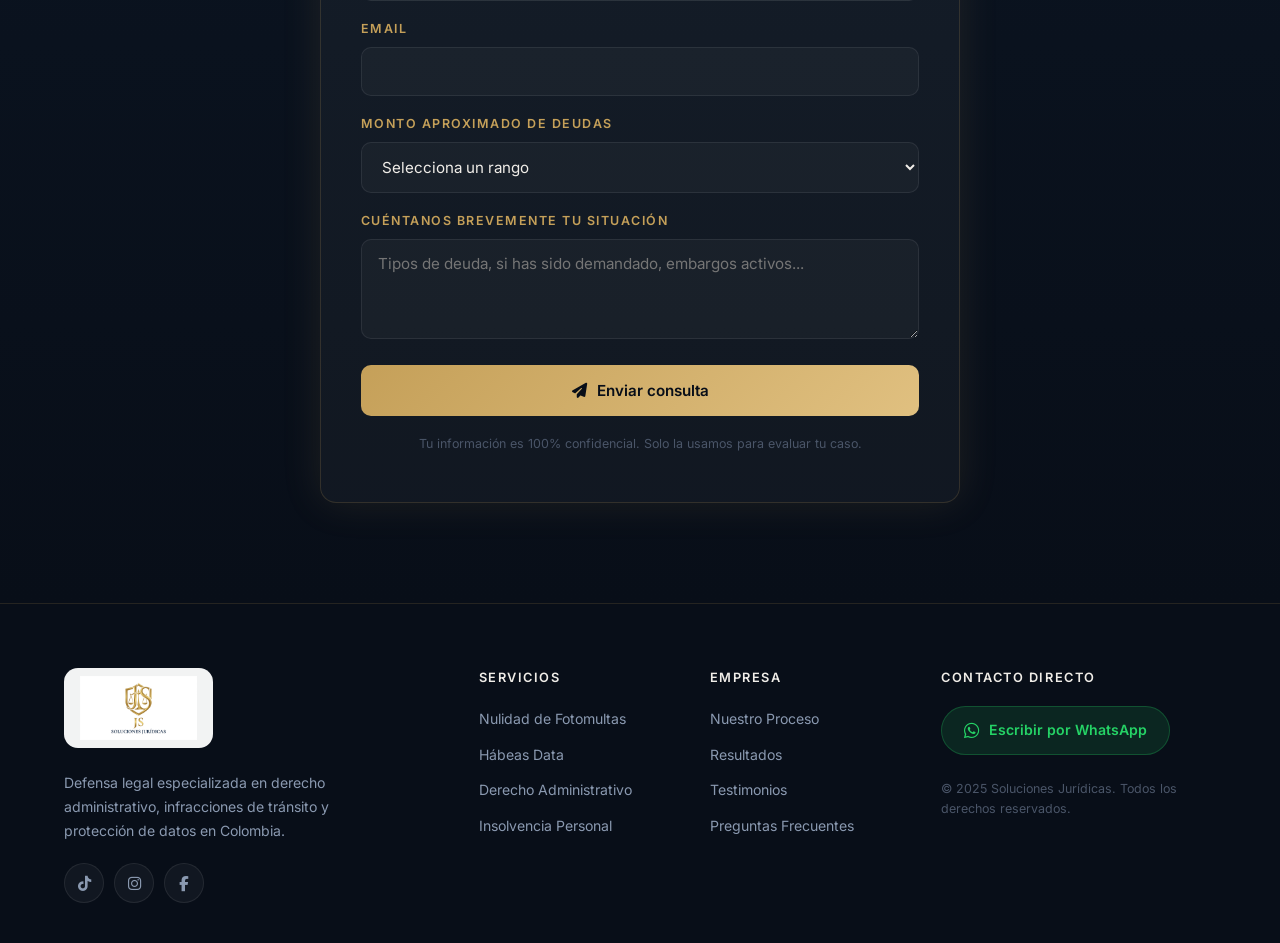
<file: Soluciones Juridicas/landing-insolvencia.html>
<!DOCTYPE html>
<html lang="es">
<head>
<meta charset="UTF-8">
<meta name="viewport" content="width=device-width, initial-scale=1.0">
<title>Insolvencia de Persona Natural — Abogados Especializados | Soluciones Jurídicas</title>
<meta name="description" content="¿Debes más de lo que ganas? La ley de insolvencia te permite reorganizar tus deudas, frenar embargos y detener el acoso de cobradores. Consulta sin costo.">

<link rel="preconnect" href="https://fonts.googleapis.com">
<link rel="preconnect" href="https://fonts.gstatic.com" crossorigin>
<link href="https://fonts.googleapis.com/css2?family=Cormorant+Garamond:ital,wght@0,300;0,400;0,600;0,700;1,400&family=Inter:wght@300;400;500;600&display=swap" rel="stylesheet">
<link rel="stylesheet" href="https://cdnjs.cloudflare.com/ajax/libs/font-awesome/6.5.0/css/all.min.css">
<link rel="stylesheet" href="style.css">

<!-- META PIXEL -->
<script>
!function(f,b,e,v,n,t,s){if(f.fbq)return;n=f.fbq=function(){n.callMethod?
n.callMethod.apply(n,arguments):n.queue.push(arguments)};if(!f._fbq)f._fbq=n;
n.push=n;n.loaded=!0;n.version='2.0';n.queue=[];t=b.createElement(e);t.async=!0;
t.src=v;s=b.getElementsByTagName(e)[0];s.parentNode.insertBefore(t,s)}(window,
document,'script','https://connect.facebook.net/en_US/fbevents.js');
fbq('init','2370150403434898');
fbq('track','PageView');
</script>
<noscript><img height="1" width="1" style="display:none" src="https://www.facebook.com/tr?id=2370150403434898&ev=PageView&noscript=1"/></noscript>

<!-- TIKTOK PIXEL — pendiente ID
<script>
!function(w,d,t){w.TiktokAnalyticsObject=t;var ttq=w[t]=w[t]||[];ttq.methods=["page","track","identify","instances","debug","on","off","once","ready","alias","group","enableCookie","disableCookie","holdConsent","revokeConsent","grantConsent"],ttq.setAndDefer=function(t,e){t[e]=function(){t.push([e].concat(Array.prototype.slice.call(arguments,0)))}};for(var i=0;i<ttq.methods.length;i++)ttq.setAndDefer(ttq,ttq.methods[i]);ttq.instance=function(t){for(var e=ttq._i[t]||[],n=0;n<ttq.methods.length;n++)ttq.setAndDefer(e,ttq.methods[n]);return e},ttq.load=function(e,n){var r="https://analytics.tiktok.com/i18n/pixel/events.js",o=n&&n.partner;ttq._i=ttq._i||{},ttq._i[e]=[],ttq._i[e]._u=r,ttq._t=ttq._t||{},ttq._t[e]=+new Date,ttq._o=ttq._o||{},ttq._o[e]=n||{};n=document.createElement("script");n.type="text/javascript",n.async=!0,n.src=r+"?sdkid="+e+"&lib="+t;e=document.getElementsByTagName("script")[0];e.parentNode.insertBefore(n,e)};
ttq.load('TIKTOK_PIXEL_ID_AQUI');
ttq.page();
}(window, document, 'ttq');
</script>
-->

<style>
  .landing-nav { position: fixed; top: 0; left: 0; right: 0; z-index: 100; padding: 16px 0; background: rgba(8,14,24,0.85); backdrop-filter: blur(20px); border-bottom: 1px solid var(--border); }
  .landing-nav .nav-container { max-width: 1200px; margin: 0 auto; padding: 0 24px; display: flex; align-items: center; justify-content: space-between; gap: 16px; }
  .landing-nav .nav-logo-img { height: 40px; }
  .nav-back { color: var(--text-muted); font-size: 0.88rem; transition: color var(--transition); display: inline-flex; align-items: center; gap: 8px; }
  .nav-back:hover { color: var(--gold); }
  .nav-wa { background: var(--gold); color: var(--bg-deep); padding: 10px 20px; border-radius: var(--radius-sm); font-weight: 600; font-size: 0.88rem; transition: all var(--transition); display: inline-flex; align-items: center; gap: 8px; }
  .nav-wa:hover { background: var(--gold-light); transform: translateY(-1px); }

  .lp-hero { padding: 160px 0 100px; background: radial-gradient(ellipse at top, rgba(197,160,89,0.08) 0%, var(--bg-deep) 60%); position: relative; overflow: hidden; }
  .lp-hero::before { content: ''; position: absolute; inset: 0; background-image: linear-gradient(rgba(197,160,89,0.04) 1px, transparent 1px), linear-gradient(90deg, rgba(197,160,89,0.04) 1px, transparent 1px); background-size: 60px 60px; pointer-events: none; }
  .lp-hero-inner { position: relative; max-width: 880px; margin: 0 auto; text-align: center; }
  .lp-hero h1 { font-family: var(--font-serif); font-size: clamp(2.4rem, 5vw, 4rem); font-weight: 600; line-height: 1.1; margin: 22px 0 24px; }
  .lp-hero h1 span { display: block; }
  .lp-hero-sub { color: var(--text-muted); font-size: 1.15rem; line-height: 1.7; max-width: 720px; margin: 0 auto 36px; }
  .lp-hero-cta { display: flex; gap: 14px; justify-content: center; flex-wrap: wrap; margin-bottom: 56px; }
  .btn-primary { background: linear-gradient(135deg, var(--gold), var(--gold-light)); color: var(--bg-deep); padding: 16px 32px; border-radius: var(--radius-sm); font-weight: 600; font-size: 0.95rem; transition: all var(--transition); display: inline-flex; align-items: center; gap: 10px; box-shadow: var(--shadow-gold); }
  .btn-primary:hover { transform: translateY(-2px); box-shadow: 0 10px 40px rgba(197,160,89,0.25); }
  .btn-ghost { background: var(--glass-bg); color: var(--text-primary); padding: 16px 32px; border-radius: var(--radius-sm); font-weight: 500; font-size: 0.95rem; border: 1px solid var(--glass-border); transition: all var(--transition); display: inline-flex; align-items: center; gap: 10px; }
  .btn-ghost:hover { border-color: var(--gold); color: var(--gold); }
  .lp-trust { display: flex; justify-content: center; gap: 60px; flex-wrap: wrap; }
  .lp-trust-item strong { display: block; font-family: var(--font-serif); font-size: 2.4rem; color: var(--gold); font-weight: 600; }
  .lp-trust-item span { color: var(--text-muted); font-size: 0.82rem; letter-spacing: 0.1em; text-transform: uppercase; }

  .lp-section { padding: 100px 0; }
  .lp-section.alt { background: var(--bg-dark); }
  .lp-grid-2 { display: grid; grid-template-columns: repeat(auto-fit, minmax(280px, 1fr)); gap: 24px; margin-top: 48px; }
  .lp-card { background: var(--bg-card); border: 1px solid var(--glass-border); border-radius: var(--radius); padding: 32px 28px; transition: all var(--transition); display: flex; gap: 20px; }
  .lp-card:hover { border-color: var(--gold-dim); transform: translateY(-4px); }
  .lp-card-icon { flex-shrink: 0; width: 48px; height: 48px; border-radius: 12px; background: var(--gold-dim); display: flex; align-items: center; justify-content: center; font-size: 1.5rem; }
  .lp-card h3 { font-family: var(--font-serif); font-size: 1.3rem; font-weight: 600; margin-bottom: 8px; color: var(--gold-light); }
  .lp-card p { color: var(--text-muted); font-size: 0.95rem; line-height: 1.65; }

  .lp-legal { display: grid; grid-template-columns: repeat(auto-fit, minmax(300px, 1fr)); gap: 20px; margin-top: 48px; }
  .lp-legal-card { background: var(--bg-card); border-left: 3px solid var(--gold); border-radius: 0 var(--radius) var(--radius) 0; padding: 28px; }
  .lp-legal-card h3 { font-family: var(--font-serif); color: var(--gold); font-size: 1.15rem; margin-bottom: 10px; }
  .lp-legal-card p { color: var(--text-muted); font-size: 0.92rem; line-height: 1.7; }

  .lp-process { display: grid; grid-template-columns: repeat(auto-fit, minmax(240px, 1fr)); gap: 24px; margin-top: 48px; }
  .lp-step { background: var(--bg-card); border: 1px solid var(--glass-border); border-radius: var(--radius); padding: 32px 24px; }
  .lp-step-num { font-family: var(--font-serif); font-size: 3rem; font-weight: 600; line-height: 1; background: linear-gradient(135deg, var(--gold), var(--gold-light)); -webkit-background-clip: text; -webkit-text-fill-color: transparent; background-clip: text; margin-bottom: 16px; }
  .lp-step h3 { font-family: var(--font-serif); font-size: 1.2rem; color: var(--text-primary); margin-bottom: 10px; font-weight: 600; }
  .lp-step p { color: var(--text-muted); font-size: 0.9rem; line-height: 1.65; }

  .lp-faq { max-width: 820px; margin: 48px auto 0; }
  .lp-faq-item { background: var(--bg-card); border: 1px solid var(--glass-border); border-radius: var(--radius); margin-bottom: 12px; overflow: hidden; transition: border-color var(--transition); }
  .lp-faq-item.open { border-color: var(--gold-dim); }
  .lp-faq-q { padding: 22px 28px; cursor: pointer; display: flex; justify-content: space-between; align-items: center; gap: 20px; font-weight: 500; color: var(--text-primary); transition: color var(--transition); user-select: none; }
  .lp-faq-q:hover { color: var(--gold); }
  .lp-faq-q::after { content: '+'; font-family: var(--font-serif); font-size: 1.6rem; color: var(--gold); transition: transform var(--transition); flex-shrink: 0; }
  .lp-faq-item.open .lp-faq-q::after { transform: rotate(45deg); }
  .lp-faq-a { max-height: 0; overflow: hidden; transition: max-height 0.4s ease; }
  .lp-faq-item.open .lp-faq-a { max-height: 400px; }
  .lp-faq-a p { padding: 0 28px 24px; color: var(--text-muted); line-height: 1.75; font-size: 0.95rem; }

  .lp-form-section { padding: 100px 0; background: linear-gradient(180deg, var(--bg-dark) 0%, var(--bg-deep) 100%); }
  .lp-form-box { max-width: 640px; margin: 0 auto; background: var(--bg-card); border: 1px solid var(--gold-dim); border-radius: var(--radius); padding: 48px 40px; box-shadow: var(--shadow-gold); }
  .lp-form-box h2 { font-family: var(--font-serif); font-size: clamp(1.8rem, 3.5vw, 2.6rem); text-align: center; margin-bottom: 12px; font-weight: 600; }
  .lp-form-intro { text-align: center; color: var(--text-muted); margin-bottom: 36px; font-size: 0.98rem; }
  .lp-form-group { margin-bottom: 18px; }
  .lp-form-group label { display: block; font-size: 0.78rem; letter-spacing: 0.12em; text-transform: uppercase; color: var(--gold); margin-bottom: 8px; font-weight: 600; }
  .lp-form-group input, .lp-form-group select, .lp-form-group textarea { width: 100%; background: rgba(255,255,255,0.03); border: 1px solid var(--glass-border); border-radius: var(--radius-sm); padding: 14px 16px; color: var(--text-primary); font-family: var(--font-sans); font-size: 0.95rem; transition: border-color var(--transition); }
  .lp-form-group input:focus, .lp-form-group select:focus, .lp-form-group textarea:focus { outline: none; border-color: var(--gold); }
  .lp-form-group textarea { resize: vertical; min-height: 100px; }
  .lp-form-submit { width: 100%; background: linear-gradient(135deg, var(--gold), var(--gold-light)); color: var(--bg-deep); padding: 16px; border-radius: var(--radius-sm); font-weight: 600; font-size: 0.95rem; margin-top: 8px; transition: all var(--transition); display: flex; align-items: center; justify-content: center; gap: 10px; }
  .lp-form-submit:hover { transform: translateY(-1px); box-shadow: 0 8px 30px rgba(197,160,89,0.3); }
  .lp-form-legal { text-align: center; color: var(--text-dim); font-size: 0.78rem; margin-top: 18px; line-height: 1.6; }
  .lp-form-success { display: none; text-align: center; padding: 40px 20px; }
  .lp-form-success.show { display: block; }
  .lp-form-success-icon { width: 64px; height: 64px; margin: 0 auto 20px; background: var(--gold-dim); border-radius: 50%; display: flex; align-items: center; justify-content: center; font-size: 1.8rem; color: var(--gold); }

  .wa-float { position: fixed; bottom: 24px; right: 24px; width: 60px; height: 60px; border-radius: 50%; background: #25D366; display: flex; align-items: center; justify-content: center; color: #fff; font-size: 1.8rem; box-shadow: 0 8px 30px rgba(37,211,102,0.4); z-index: 90; transition: transform var(--transition); }
  .wa-float:hover { transform: scale(1.1); }

  @media (max-width: 720px) { .nav-back span { display: none; } .lp-hero { padding: 130px 0 70px; } .lp-trust { gap: 40px; } .lp-form-box { padding: 36px 24px; } }
</style>
</head>

<body>

  <nav class="landing-nav">
    <div class="nav-container">
      <a href="index.html" class="nav-logo">
        <img src="Gemini_Generated_Image_y37xbry37xbry37x.png" alt="Soluciones Jurídicas" class="nav-logo-img">
      </a>
      <a href="index.html" class="nav-back"><i class="fa-solid fa-arrow-left"></i><span>Volver al inicio</span></a>
      <a href="https://wa.me/573027540803?text=Hola,%20necesito%20ayuda%20con%20la%20ley%20de%20insolvencia." class="nav-wa" target="_blank" rel="noopener"><i class="fa-brands fa-whatsapp"></i> Consultar</a>
    </div>
  </nav>

  <section class="lp-hero">
    <div class="container lp-hero-inner">
      <div class="eyebrow">Ley de Insolvencia · Persona Natural</div>
      <h1>¿Debes más de lo que ganas y no ves salida?<span class="gradient-text">La ley existe para ti.</span></h1>
      <p class="lp-hero-sub">La ley de insolvencia te permite reorganizar tus deudas, negociar pagos reales con tus acreedores y frenar embargos, cobros y reportes. Es un derecho, no un favor.</p>
      <div class="lp-hero-cta">
        <a href="#formulario" class="btn-primary"><i class="fa-solid fa-scale-balanced"></i> Evalúa tu caso gratis</a>
        <a href="https://wa.me/573027540803?text=Hola,%20quiero%20saber%20si%20califico%20para%20insolvencia." class="btn-ghost" target="_blank" rel="noopener"><i class="fa-brands fa-whatsapp"></i> WhatsApp directo</a>
      </div>
      <div class="lp-trust">
        <div class="lp-trust-item"><strong>+300</strong><span>Procesos exitosos</span></div>
        <div class="lp-trust-item"><strong>60</strong><span>Días promedio</span></div>
        <div class="lp-trust-item"><strong>$0</strong><span>Consulta inicial</span></div>
      </div>
    </div>
  </section>

  <section class="lp-section alt">
    <div class="container">
      <div class="section-header">
        <div class="eyebrow">¿Te identificas?</div>
        <h2>Miles de colombianos viven estas situaciones. <span class="gradient-text">Hay salida legal.</span></h2>
      </div>
      <div class="lp-grid-2">
        <div class="lp-card"><div class="lp-card-icon">📞</div><div><h3>Los cobradores no paran de llamar</h3><p>Llamadas a toda hora, a tu trabajo, a tu familia. Te amenazan con embargo y cárcel. Sientes que no puedes contestar el teléfono tranquilo.</p></div></div>
        <div class="lp-card"><div class="lp-card-icon">💸</div><div><h3>Debes más de lo que ganas</h3><p>Tarjetas de crédito, créditos de consumo, deudas con particulares. Los intereses crecen más rápido de lo que puedes pagar.</p></div></div>
        <div class="lp-card"><div class="lp-card-icon">⚖️</div><div><h3>Te amenazaron con embargarte</h3><p>Tu casa, tu carro, tu cuenta bancaria. El miedo al embargo te paraliza y no sabes cómo proteger tu patrimonio.</p></div></div>
        <div class="lp-card"><div class="lp-card-icon">📉</div><div><h3>Reportado en centrales de riesgo</h3><p>Tu historial crediticio está destruido. No te aprueban créditos, arriendos ni contratos. Sientes que el sistema te cerró todas las puertas.</p></div></div>
      </div>
    </div>
  </section>

  <section class="lp-section">
    <div class="container">
      <div class="section-header">
        <div class="eyebrow">Tu derecho tiene respaldo legal</div>
        <h2>La ley colombiana creó un mecanismo <span class="gradient-text">para personas como tú</span></h2>
      </div>
      <div class="lp-legal">
        <div class="lp-legal-card"><h3>Ley 1564 de 2012 — Código General del Proceso</h3><p>Los artículos 531 a 576 establecen el procedimiento de insolvencia para persona natural no comerciante. Te permite negociar con TODOS tus acreedores al mismo tiempo y establecer un plan de pagos ajustado a tu capacidad real.</p></div>
        <div class="lp-legal-card"><h3>Decreto 2677 de 2012</h3><p>Reglamenta el trámite de insolvencia. Una vez admitida la solicitud, se suspenden los procesos ejecutivos en tu contra y se detienen los embargos — protegiendo tu patrimonio mientras se negocia.</p></div>
        <div class="lp-legal-card"><h3>Suspensión de cobros y embargos</h3><p>Desde el momento en que se acepta tu solicitud, los acreedores NO pueden iniciar ni continuar procesos ejecutivos contra ti. Tus bienes quedan protegidos durante toda la negociación.</p></div>
        <div class="lp-legal-card"><h3>Artículo 553 CGP — Efectos de la aceptación</h3><p>La aceptación produce la suspensión del cobro de intereses moratorios, la interrupción de la prescripción y la imposibilidad de iniciar nuevos procesos en tu contra.</p></div>
      </div>
    </div>
  </section>

  <section class="lp-section alt">
    <div class="container">
      <div class="section-header">
        <div class="eyebrow">Cómo trabajamos</div>
        <h2>El proceso de insolvencia <span class="gradient-text">en 4 pasos</span></h2>
      </div>
      <div class="lp-process">
        <div class="lp-step"><div class="lp-step-num">01</div><h3>Evaluación de tu situación</h3><p>Nos cuentas cuánto debes, a quién y cuánto puedes pagar realmente. Evaluamos si calificas para el proceso de insolvencia — sin compromiso.</p></div>
        <div class="lp-step"><div class="lp-step-num">02</div><h3>Preparación de la solicitud</h3><p>Elaboramos tu solicitud con la relación completa de activos, pasivos, ingresos y gastos. Identificamos a todos tus acreedores.</p></div>
        <div class="lp-step"><div class="lp-step-num">03</div><h3>Negociación con acreedores</h3><p>Una vez admitida, se convoca a una audiencia donde tus acreedores deben sentarse a negociar. Los cobros y embargos se suspenden automáticamente.</p></div>
        <div class="lp-step"><div class="lp-step-num">04</div><h3>Plan de pagos o liquidación</h3><p>Se acuerda un plan que puedas cumplir, o se liquidan tus bienes de manera ordenada. Recuperas el control de tus finanzas y tu tranquilidad.</p></div>
      </div>
    </div>
  </section>

  <section class="lp-section">
    <div class="container">
      <div class="section-header">
        <div class="eyebrow">Preguntas frecuentes</div>
        <h2>Dudas comunes <span class="gradient-text">sobre insolvencia</span></h2>
      </div>
      <div class="lp-faq">
        <div class="lp-faq-item"><div class="lp-faq-q">¿Voy a perder mi casa o mi carro?</div><div class="lp-faq-a"><p>No necesariamente. El proceso busca proteger tu patrimonio mientras negocias. La ley establece bienes inembargables (como tu vivienda familiar hasta cierto valor). Cada caso es diferente y lo evaluamos contigo.</p></div></div>
        <div class="lp-faq-item"><div class="lp-faq-q">¿Quién puede acogerse a la ley de insolvencia?</div><div class="lp-faq-a"><p>Toda persona natural no comerciante que tenga dos o más deudas a favor de dos o más acreedores, que se encuentre en cesación de pagos o que prevea que no podrá cumplir sus obligaciones en un plazo próximo.</p></div></div>
        <div class="lp-faq-item"><div class="lp-faq-q">¿Los cobradores dejan de llamar?</div><div class="lp-faq-a"><p>Sí. Una vez admitida la solicitud, los acreedores están legalmente obligados a suspender todo tipo de cobro, incluyendo llamadas, mensajes y visitas. Si continúan, pueden ser sancionados.</p></div></div>
        <div class="lp-faq-item"><div class="lp-faq-q">¿Cuánto tarda el proceso de insolvencia?</div><div class="lp-faq-a"><p>La negociación debe completarse en un plazo de 60 días desde la aceptación. Si hay acuerdo, se formaliza y comienza el plan de pagos. Si no hay acuerdo, se puede solicitar la liquidación patrimonial.</p></div></div>
        <div class="lp-faq-item"><div class="lp-faq-q">¿Qué necesito para iniciar el trámite?</div><div class="lp-faq-a"><p>Tu cédula, una relación de todas tus deudas (montos, acreedores, estado), tus ingresos mensuales y una lista de tus bienes. Nosotros te ayudamos a organizar todo.</p></div></div>
      </div>
    </div>
  </section>

  <section class="lp-form-section" id="formulario">
    <div class="container">
      <div class="lp-form-box">
        <div id="form-content">
          <div class="eyebrow" style="text-align:center;">Análisis sin compromiso</div>
          <h2>Consulta sobre <span class="gradient-text">insolvencia</span></h2>
          <p class="lp-form-intro">Cuéntanos tu situación financiera. Un abogado te responderá en menos de 2 horas con un análisis preliminar.</p>
          <form onsubmit="handleSubmit(event)">
            <div class="lp-form-group"><label>Nombre completo</label><input type="text" name="nombre" required></div>
            <div class="lp-form-group"><label>WhatsApp</label><input type="tel" name="telefono" required placeholder="3001234567"></div>
            <div class="lp-form-group"><label>Email</label><input type="email" name="email" required></div>
            <div class="lp-form-group"><label>Monto aproximado de deudas</label>
              <select name="monto" required>
                <option value="">Selecciona un rango</option>
                <option>Menos de $10 millones</option>
                <option>$10 - $30 millones</option>
                <option>$30 - $80 millones</option>
                <option>$80 - $150 millones</option>
                <option>Más de $150 millones</option>
              </select>
            </div>
            <div class="lp-form-group"><label>Cuéntanos brevemente tu situación</label><textarea name="mensaje" placeholder="Tipos de deuda, si has sido demandado, embargos activos..."></textarea></div>
            <button type="submit" class="lp-form-submit"><i class="fa-solid fa-paper-plane"></i> Enviar consulta</button>
          </form>
          <p class="lp-form-legal">Tu información es 100% confidencial. Solo la usamos para evaluar tu caso.</p>
        </div>
        <div id="form-ok" class="lp-form-success">
          <div class="lp-form-success-icon"><i class="fa-solid fa-check"></i></div>
          <h2>Recibimos tu consulta</h2>
          <p style="color:var(--text-muted); margin-top:12px; line-height:1.7;">En menos de 2 horas un abogado especializado te contactará para revisar tu caso financiero en detalle.</p>
        </div>
      </div>
    </div>
  </section>

  <footer id="footer">
    <div class="container footer-grid">
      <div class="footer-brand">
        <a href="index.html" class="footer-logo-link"><img src="Gemini_Generated_Image_y37xbry37xbry37x.png" alt="Soluciones Jurídicas" class="footer-logo-img"></a>
        <p>Defensa legal especializada en derecho administrativo, infracciones de tránsito y protección de datos en Colombia.</p>
        <div class="footer-social">
          <a href="#" class="social-btn tiktok" target="_blank" rel="noopener"><i class="fa-brands fa-tiktok"></i></a>
          <a href="#" class="social-btn instagram" target="_blank" rel="noopener"><i class="fa-brands fa-instagram"></i></a>
          <a href="#" class="social-btn facebook" target="_blank" rel="noopener"><i class="fa-brands fa-facebook-f"></i></a>
        </div>
      </div>
      <div class="footer-links">
        <h4>Servicios</h4>
        <ul>
          <li><a href="landing-fotomultas.html">Nulidad de Fotomultas</a></li>
          <li><a href="landing-centrales-riesgo.html">Hábeas Data</a></li>
          <li><a href="index.html#servicios">Derecho Administrativo</a></li>
          <li><a href="landing-insolvencia.html">Insolvencia Personal</a></li>
        </ul>
      </div>
      <div class="footer-links">
        <h4>Empresa</h4>
        <ul>
          <li><a href="index.html#proceso">Nuestro Proceso</a></li>
          <li><a href="index.html#resultados">Resultados</a></li>
          <li><a href="index.html#testimonios">Testimonios</a></li>
          <li><a href="index.html#faq">Preguntas Frecuentes</a></li>
        </ul>
      </div>
      <div class="footer-contact">
        <h4>Contacto directo</h4>
        <a href="https://wa.me/573027540803" class="footer-wa"><i class="fa-brands fa-whatsapp"></i> Escribir por WhatsApp</a>
        <p class="footer-legal">© 2025 Soluciones Jurídicas. Todos los derechos reservados.</p>
      </div>
    </div>
  </footer>

  <a href="https://wa.me/573027540803?text=Hola,%20tengo%20una%20consulta%20sobre%20insolvencia." class="wa-float" target="_blank" rel="noopener" aria-label="WhatsApp">
    <i class="fa-brands fa-whatsapp"></i>
  </a>

<script>
document.querySelectorAll('.lp-faq-q').forEach(q => q.addEventListener('click', () => q.parentElement.classList.toggle('open')));

function handleSubmit(e) {
  e.preventDefault();
  const form = e.target;
  const obj  = Object.fromEntries(new FormData(form));
  const params = new URLSearchParams(window.location.search);
  obj.utm_source   = params.get('utm_source')   || 'directo';
  obj.utm_medium   = params.get('utm_medium')   || '';
  obj.utm_campaign = params.get('utm_campaign') || '';
  obj.utm_content  = params.get('utm_content')  || '';
  obj.landing      = 'insolvencia';
  obj.timestamp    = new Date().toISOString();

  let leads = JSON.parse(localStorage.getItem('sj_leads') || '[]');
  leads.push(obj);
  localStorage.setItem('sj_leads', JSON.stringify(leads));

  const WEBHOOK_URL = 'https://script.google.com/macros/s/REEMPLAZAR_AQUI/exec';
  fetch(WEBHOOK_URL, { method: 'POST', mode: 'no-cors', headers: { 'Content-Type': 'application/json' }, body: JSON.stringify(obj) })
    .catch(err => console.warn('[Lead webhook]', err));

  document.getElementById('form-content').style.display = 'none';
  document.getElementById('form-ok').classList.add('show');

  if (typeof fbq === 'function') fbq('track', 'Lead', { content_name: 'insolvencia' });
  if (typeof ttq === 'function') ttq.track('SubmitForm', { content_name: 'insolvencia' });
}

document.querySelectorAll('a[href^="#"]').forEach(a => a.addEventListener('click', e => {
  e.preventDefault();
  const t = document.querySelector(a.getAttribute('href'));
  if (t) t.scrollIntoView({ behavior: 'smooth', block: 'start' });
}));

(function () {
  const params = window.location.search;
  if (!params) return;
  document.querySelectorAll('a[href*="wa.me"]').forEach(a => {
    const url    = new URL(a.href);
    const text   = url.searchParams.get('text') || '';
    const utm    = new URLSearchParams(params);
    const source = utm.get('utm_campaign') || 'web';
    url.searchParams.set('text', text + ' [ref:' + source + ']');
    a.href = url.toString();
  });
})();
</script>
</body>
</html>
</file>
<file: style.css>
/* Estilos generales */
body {
    font-family: 'Arial', sans-serif;
    margin: 0;
    padding: 0;
    color: #333;
    line-height: 1.6;
}

/* Menú de navegación */
nav {
    background-color: #2c3e50;
    padding: 10px;
    position: fixed;
    width: 100%;
    top: 0;
    z-index: 1000;
    display: flex;
    justify-content: space-between;
    align-items: center;
}

#menu-btn {
    background-color: #3498db;
    color: white;
    border: none;
    padding: 10px 15px;
    cursor: pointer;
    font-size: 16px;
    display: none; /* Oculto en pantallas grandes */
}

#menu {
    list-style: none;
    margin: 0;
    padding: 0;
    display: flex;
    justify-content: flex-end;
}

#menu li {
    margin: 0 15px;
}

#menu li a {
    color: white;
    text-decoration: none;
    font-size: 16px;
}

#menu li a:hover {
    color: #3498db;
}

/* Sección de Servicios */
#servicios {
    padding: 50px 20px;
    background-color: white;
    text-align: center;
}

.servicios-container {
    display: flex;
    justify-content: space-around;
    flex-wrap: wrap;
    margin-top: 30px;
}

.servicio {
    max-width: 300px;
    margin: 20px;
    padding: 20px;
    background-color: #f4f4f9;
    border-radius: 10px;
    box-shadow: 0 4px 10px rgba(0, 0, 0, 0.1);
}

.servicio img {
    max-width: 100%;
    border-radius: 10px;
    margin-bottom: 15px;
}

.servicio h3 {
    font-size: 24px;
    color: #2c3e50;
    margin: 15px 0;
}

.servicio p {
    font-size: 16px;
    color: #34495e;
}

/* Sección de Inicio */
#home {
    padding: 100px 20px 50px;
    background-color: #f4f4f9;
    display: flex;
    align-items: center;
    justify-content: space-between;
}

.hero {
    max-width: 600px;
}

.hero h1 {
    font-size: 48px;
    color: #2c3e50;
}

.hero p {
    font-size: 18px;
    color: #34495e;
    margin: 20px 0;
}

.hero-image {
    max-width: 400px;
    border-radius: 10px;
    box-shadow: 0 4px 10px rgba(0, 0, 0, 0.2);
}

/* Sección de Testimonios */
/* Estilos para la sección de Testimonios */
#testimonios {
    padding: 50px 20px;
    background-color: white;
    text-align: center;
}

.testimonios-container {
    display: flex;
    flex-wrap: wrap;
    justify-content: space-around;
    gap: 20px;
    margin-top: 30px;
}

.testimonio {
    max-width: 300px;
    padding: 20px;
    background-color: #f4f4f9;
    border-radius: 10px;
    box-shadow: 0 4px 10px rgba(0, 0, 0, 0.1);
}

.testimonio p {
    font-size: 16px;
    color: #34495e;
    margin: 10px 0;
}

.testimonio strong {
    font-size: 14px;
    color: #2c3e50;
}

/* Sección de Contacto */
#contacto {
    padding: 50px 20px;
    background-color: white;
    text-align: center;
}

form {
    max-width: 400px;
    margin: 0 auto;
    padding: 20px;
    background-color: #f4f4f9;
    border-radius: 10px;
    box-shadow: 0 4px 10px rgba(0, 0, 0, 0.1);
}

/* Sección del Chatbot */
#chatbot {
    padding: 50px 20px;
    background-color: #f4f4f9;
    text-align: center;
}

/* Footer */
footer {
    background-color: #2c3e50;
    color: white;
    text-align: center;
    padding: 20px;
}
/* Título principal */
#home h1 {
    font-family: 'Playfair Display', serif;
    font-size: 48px;
    color: #2c3e50;
    margin-bottom: 20px;
}

/* Párrafo descriptivo */
#home p {
    font-size: 20px;
    color: #34495e;
    max-width: 600px;
    margin: 0 auto;
}

/* Sección de Inicio */
#home {
    padding: 100px 20px;
    background-color: #f4f4f9;
    text-align: center;
}

.hero-image {
    max-width: 400px;
    border-radius: 10px;
    box-shadow: 0 4px 10px rgba(0, 0, 0, 0.2);
    margin-top: 30px;
}

/* Botones */
.btn {
    background-color: #3498db;
    color: white;
    padding: 10px 20px;
    text-decoration: none;
    border-radius: 5px;
    font-size: 16px;
    display: inline-block;
    margin-top: 20px;
}

.btn:hover {
    background-color: #2980b9;
}
.whatsapp-float {
    position: fixed;
    bottom: 20px;
    right: 20px;
    background-color: #25d366;
    color: white;
    padding: 15px;
    border-radius: 50%;
    text-align: center;
    font-size: 24px;
    box-shadow: 0 4px 10px rgba(0, 0, 0, 0.2);
    z-index: 1000;
}

.whatsapp-float:hover {
    background-color: #128c7e;
}
#faq {
    padding: 50px 20px;
    background-color: white;
    text-align: center;
}
/* Estilos para el botón de WhatsApp */
.whatsapp-btn {
    background-color: #25d366; /* Color verde de WhatsApp */
    color: white;
    border: none;
    padding: 10px 20px;
    border-radius: 5px;
    text-decoration: none;
    display: inline-flex;
    align-items: center;
    gap: 10px;
    margin-top: 10px;
    font-size: 16px;
    cursor: pointer;
}

.whatsapp-btn:hover {
    background-color: #128c7e; /* Color verde oscuro de WhatsApp */
}

.whatsapp-btn img {
    width: 24px;
    height: 24px;
}

.faq-container {
    max-width: 800px;
    margin: 0 auto;
}

.faq-item {
    margin: 20px 0;
    padding: 20px;
    background-color: #f4f4f9;
    border-radius: 10px;
    box-shadow: 0 4px 10px rgba(0, 0, 0, 0.1);
}

.faq-item h3 {
    font-size: 20px;
    color: #2c3e50;
    margin-bottom: 10px;
}

.faq-item p {
    font-size: 16px;
    color: #34495e;
}
#confirmation-message {
    margin-top: 20px;
    padding: 15px;
    background-color: #d4edda;
    color: #155724;
    border: 1px solid #c3e6cb;
    border-radius: 5px;
    text-align: center;
    display: none; /* Oculto inicialmente */
}

#confirmation-message.hidden {
    display: none;
}

#confirmation-message.visible {
    display: block;
}
/* Estilos para la sección de Jurisprudencia */
/* Estilos para la sección de Jurisprudencia */
#jurisprudencia {
    padding: 50px 20px;
    background-color: #f4f4f9;
    text-align: center;
}

.jurisprudencia-container {
    display: flex;
    flex-wrap: wrap;
    justify-content: space-around;
    gap: 20px;
    margin-top: 30px;
}

.caso {
    max-width: 300px;
    padding: 20px;
    background-color: white;
    border-radius: 10px;
    box-shadow: 0 4px 10px rgba(0, 0, 0, 0.1);
}

.caso h3 {
    font-size: 24px;
    color: #2c3e50;
    margin-bottom: 15px;
}

.caso p {
    font-size: 16px;
    color: #34495e;
    margin: 10px 0;
}

.caso .btn {
    margin-top: 15px;
}

.video-container {
    width: 100%;
    max-width: 800px;
    margin: 20px auto;
    text-align: center;
}

.video-container iframe {
    width: 100%;
    max-width: 560px;
    height: 315px;
    border-radius: 10px;
    box-shadow: 0 4px 10px rgba(0, 0, 0, 0.1);
}
/* Estilos para la sección de Preguntas Frecuentes */
#faq {
    padding: 50px 20px;
    background-color: white;
    text-align: center;
}

.faq-container {
    max-width: 800px;
    margin: 0 auto;
}

.faq-item {
    margin: 20px 0;
    padding: 20px;
    background-color: #f4f4f9;
    border-radius: 10px;
    box-shadow: 0 4px 10px rgba(0, 0, 0, 0.1);
}

.faq-item h3 {
    font-size: 20px;
    color: #2c3e50;
    margin-bottom: 10px;
}

.faq-item p {
    font-size: 16px;
    color: #34495e;
}

/* Estilos para la zona de sugerencias */
.sugerencias {
    margin: 40px 0;
    padding: 20px;
    background-color: #f4f4f9;
    border-radius: 10px;
    box-shadow: 0 4px 10px rgba(0, 0, 0, 0.1);
}

.sugerencias h3 {
    font-size: 24px;
    color: #2c3e50;
    margin-bottom: 15px;
}

.sugerencias p {
    font-size: 16px;
    color: #34495e;
    margin-bottom: 20px;
}

.sugerencias label {
    display: block;
    margin-bottom: 5px;
    font-weight: bold;
}

.sugerencias input,
.sugerencias select,
.sugerencias textarea {
    width: 100%;
    padding: 10px;
    margin-bottom: 10px;
    border: 1px solid #ccc;
    border-radius: 5px;
}

.sugerencias textarea {
    height: 100px;
}

.sugerencias .btn {
    width: 100%;
    padding: 10px;
    background-color: #3498db;
    color: white;
    border: none;
    border-radius: 5px;
    cursor: pointer;
}

.sugerencias .btn:hover {
    background-color: #2980b9;
}

#sugerencias-confirmacion {
    margin-top: 20px;
    padding: 15px;
    background-color: #d4edda;
    color: #155724;
    border: 1px solid #c3e6cb;
    border-radius: 5px;
    text-align: center;
    display: none; /* Oculto inicialmente */
}

#sugerencias-confirmacion.visible {
    display: block;
}
/* Estilos para el ícono de WhatsApp */
.whatsapp-icon {
    width: 50px; /* Ajusta el tamaño del ícono */
    height: 50px; /* Ajusta el tamaño del ícono */
    transition: transform 0.3s ease; /* Agrega una transición suave */
}

.whatsapp-icon:hover {
    transform: scale(1.1); /* Efecto de escala al pasar el mouse */
}

/* Estilos para el botón flotante de WhatsApp */
/* Estilos para el botón flotante de WhatsApp */
.whatsapp-float {
    position: fixed;
    bottom: 20px;
    right: 20px;
    z-index: 1000;
    background-color: #25D366; /* Color de WhatsApp */
    border-radius: 50%; /* Hace que el botón sea redondo */
    width: 60px; /* Tamaño del botón */
    height: 60px; /* Tamaño del botón */
    display: flex;
    align-items: center;
    justify-content: center;
    box-shadow: 0 2px 5px rgba(0, 0, 0, 0.2); /* Sombra para un efecto elevado */
    transition: background-color 0.3s ease, transform 0.3s ease; /* Transiciones suaves */
}

.whatsapp-float img {
    width: 35px; /* Tamaño del ícono */
    height: 35px; /* Tamaño del ícono */
}

.whatsapp-float:hover {
    background-color: #128C7E; /* Cambia el color al pasar el mouse */
    transform: scale(1.1); /* Efecto de escala al pasar el mouse */
}

/* --- ANIMACIONES DE ELEGANCIA Y ESTATUS --- */

/* Desplazamiento suave en toda la página */
html {
    scroll-behavior: smooth;
}

/* Efecto hover premium para tarjetas (Servicios, Testimonios, Casos) */
.servicio, .testimonio, .caso, .faq-item {
    transition: transform 0.4s ease, box-shadow 0.4s ease;
}

.servicio:hover, .testimonio:hover, .caso:hover, .faq-item:hover {
    transform: translateY(-8px);
    box-shadow: 0 12px 24px rgba(0, 0, 0, 0.15);
}

/* Efecto elegante para los botones */
.btn {
    transition: all 0.3s ease;
}

.btn:hover {
    transform: translateY(-2px);
    box-shadow: 0 5px 15px rgba(52, 152, 219, 0.4);
    background-color: #2980b9;
}

/* Animaciones de entrada para la sección de inicio (Hero) */
.hero h1 {
    animation: fadeUp 1s ease-out forwards;
}

.hero p {
    opacity: 0;
    animation: fadeUp 1s ease-out 0.3s forwards;
}

/* Clases para el efecto Scroll Reveal (aparecer al bajar) */
.reveal {
    opacity: 0;
    transform: translateY(40px);
    transition: all 0.8s cubic-bezier(0.5, 0, 0, 1);
}

.reveal.active {
    opacity: 1;
    transform: translateY(0);
}

/* Keyframes de la animación inicial */
@keyframes fadeUp {
    from {
        opacity: 0;
        transform: translateY(30px);
    }
    to {
        opacity: 1;
        transform: translateY(0);
    }
}

/* ===================================================
   PALETA DE COLORES PREMIUM: ELEGANCIA Y ESTATUS
   =================================================== */

/* 1. Títulos más imponentes y clásicos */
h1, h2, h3 {
    font-family: 'Playfair Display', serif; /* Aplicamos la fuente elegante a todos los títulos */
    color: #112236; /* Azul marino muy oscuro y profundo (Autoridad) */
}

/* 2. Menú y Footer con presencia ejecutiva */
nav {
    background-color: #112236; /* Azul marino profundo */
    border-bottom: 2px solid #C5A059; /* Línea dorada sutil de estatus */
}

footer {
    background-color: #112236;
    border-top: 2px solid #C5A059; /* Línea dorada sutil */
}

/* 3. Botones Premium (Dorado/Bronce) */
.btn {
    background-color: #C5A059; /* Dorado elegante */
    color: #ffffff;
    text-transform: uppercase; /* Mayúsculas para denotar firmeza */
    letter-spacing: 1px; /* Espaciado premium entre letras */
    font-weight: bold;
    border-radius: 4px; /* Bordes un poco más rectos = más seriedad */
    border: none;
    transition: all 0.3s ease;
}

.btn:hover {
    background-color: #A68343; /* Dorado más oscuro y sobrio al pasar el ratón */
    box-shadow: 0 6px 15px rgba(197, 160, 89, 0.4); /* Resplandor dorado */
    transform: translateY(-2px);
}

/* 4. Textos de lectura más sofisticados */
body {
    color: #2C3338; /* Casi negro, menos agresivo a la vista */
}

.hero p, .servicio p, .testimonio p, .caso p, .faq-item p {
    color: #4A5568; /* Gris pizarra, muy legible y profesional */
}

/* 5. Fondos sutiles y tarjetas más limpias */
.servicio, .testimonio, .caso, .faq-item, form, .sugerencias {
    background-color: #FFFFFF; 
    border: 1px solid #EAEAEA; /* Borde muy fino y elegante */
    box-shadow: 0 4px 15px rgba(0, 0, 0, 0.05); /* Sombra más delicada */
}

/* Intercalamos un fondo 'Perla' muy suave en algunas secciones para dar contraste */
#home, #testimonios, #jurisprudencia {
    background-color: #F8F9FA;
}

#servicios, #contacto, #faq {
    background-color: #FFFFFF;
}
</file>
<file: Soluciones Juridicas/style.css>
/* ═══════════════════════════════════════════
   SOLUCIONES JURÍDICAS — Premium Redesign
   ═══════════════════════════════════════════ */

/* ── Variables ── */
:root {
  --bg-deep:      #080e18;
  --bg-dark:      #0c1624;
  --bg-mid:       #111e30;
  --bg-card:      rgba(255,255,255,0.04);
  --gold:         #C5A059;
  --gold-light:   #e0c080;
  --gold-dim:     rgba(197,160,89,0.18);
  --blue-acc:     #2a7fff;
  --text-primary: #f0ede8;
  --text-muted:   #8a99b0;
  --text-dim:     #4a5568;
  --border:       rgba(197,160,89,0.15);
  --glass-bg:     rgba(255,255,255,0.04);
  --glass-border: rgba(255,255,255,0.08);
  --radius:       16px;
  --radius-sm:    10px;
  --shadow-gold:  0 0 40px rgba(197,160,89,0.12);
  --font-serif:   'Cormorant Garamond', Georgia, serif;
  --font-sans:    'Inter', system-ui, sans-serif;
  --transition:   0.35s cubic-bezier(0.4,0,0.2,1);
}

/* ── Reset ── */
*, *::before, *::after { box-sizing: border-box; margin: 0; padding: 0; }
html { scroll-behavior: smooth; font-size: 16px; }
body {
  background: var(--bg-deep);
  color: var(--text-primary);
  font-family: var(--font-sans);
  font-weight: 400;
  line-height: 1.6;
  overflow-x: hidden;
}
img { max-width: 100%; display: block; }
a { color: inherit; text-decoration: none; }
ul { list-style: none; }
button { cursor: pointer; border: none; background: none; font-family: inherit; }

/* ── Utilities ── */
.container {
  max-width: 1200px;
  margin: 0 auto;
  padding: 0 24px;
}
.gradient-text {
  background: linear-gradient(135deg, var(--gold) 0%, var(--gold-light) 60%, #fff8e7 100%);
  -webkit-background-clip: text;
  -webkit-text-fill-color: transparent;
  background-clip: text;
}
.eyebrow {
  font-family: var(--font-sans);
  font-size: 0.72rem;
  font-weight: 600;
  letter-spacing: 0.18em;
  text-transform: uppercase;
  color: var(--gold);
  margin-bottom: 14px;
}
.section-header {
  text-align: center;
  margin-bottom: 64px;
}
.section-header h2 {
  font-family: var(--font-serif);
  font-size: clamp(2rem, 4vw, 3.2rem);
  font-weight: 600;
  line-height: 1.15;
  margin-bottom: 16px;
}
.section-sub {
  color: var(--text-muted);
  font-size: 1.05rem;
  max-width: 540px;
  margin: 0 auto;
  line-height: 1.7;
}
.hidden { display: none !important; }

/* ── Section backgrounds ── */
.section-dark { background: var(--bg-dark); padding: 100px 0; }
.section-mid  { background: var(--bg-mid);  padding: 100px 0; }

/* ── Scroll animation states ── */
[data-anim] {
  opacity: 0;
  transform: translateY(32px);
  transition: opacity 0.7s ease, transform 0.7s ease;
}
[data-anim].anim-visible {
  opacity: 1;
  transform: none;
}

/* ════════════════════════════════════
   LOADER
════════════════════════════════════ */
#loader {
  position: fixed;
  inset: 0;
  background: var(--bg-deep);
  display: flex;
  align-items: center;
  justify-content: center;
  z-index: 9999;
  transition: opacity 0.5s ease, visibility 0.5s ease;
}
#loader.hidden { opacity: 0; visibility: hidden; pointer-events: none; }
.loader-inner { display: flex; flex-direction: column; align-items: center; gap: 28px; }
.loader-logo-wrap {
  background: rgba(255,255,255,0.96);
  border-radius: 20px;
  padding: 20px 28px;
  box-shadow: 0 0 60px rgba(197,160,89,0.25), 0 0 120px rgba(197,160,89,0.1);
  animation: loader-logo-pulse 1.6s ease-in-out infinite;
}
.loader-logo {
  width: 200px;
  height: auto;
  display: block;
}
@keyframes loader-logo-pulse {
  0%,100% { box-shadow: 0 0 40px rgba(197,160,89,0.2), 0 0 80px rgba(197,160,89,0.08); }
  50%      { box-shadow: 0 0 70px rgba(197,160,89,0.4), 0 0 140px rgba(197,160,89,0.18); }
}
.loader-bar {
  width: 200px;
  height: 2px;
  background: rgba(255,255,255,0.08);
  border-radius: 2px;
  overflow: hidden;
}
.loader-progress {
  height: 100%;
  width: 0%;
  background: linear-gradient(90deg, var(--gold), var(--gold-light));
  border-radius: 2px;
  animation: loader-fill 1.8s ease-out forwards;
}
@keyframes loader-fill { to { width: 100%; } }

/* ════════════════════════════════════
   NAVBAR
════════════════════════════════════ */
#navbar {
  position: fixed;
  top: 0; left: 0; right: 0;
  z-index: 1000;
  padding: 18px 0;
  transition: background var(--transition), padding var(--transition), backdrop-filter var(--transition);
}
#navbar.scrolled {
  background: rgba(8,14,24,0.85);
  backdrop-filter: blur(20px);
  -webkit-backdrop-filter: blur(20px);
  padding: 12px 0;
  border-bottom: 1px solid var(--border);
}
.nav-container {
  max-width: 1200px;
  margin: 0 auto;
  padding: 0 24px;
  display: flex;
  align-items: center;
  justify-content: space-between;
}
.nav-logo {
  display: flex;
  align-items: center;
}
.nav-logo-img {
  height: 52px;
  width: auto;
  display: block;
  background: rgba(255,255,255,0.95);
  border-radius: 10px;
  padding: 4px 10px;
  transition: box-shadow var(--transition);
}
.nav-logo:hover .nav-logo-img {
  box-shadow: 0 0 20px rgba(197,160,89,0.35);
}
.nav-links {
  display: flex;
  align-items: center;
  gap: 36px;
}
.nav-links a {
  font-size: 0.88rem;
  font-weight: 500;
  color: var(--text-muted);
  transition: color var(--transition);
  position: relative;
}
.nav-links a::after {
  content: '';
  position: absolute;
  bottom: -4px; left: 0;
  width: 0; height: 1px;
  background: var(--gold);
  transition: width var(--transition);
}
.nav-links a:hover { color: var(--text-primary); }
.nav-links a:hover::after { width: 100%; }
.nav-cta {
  padding: 9px 22px;
  border: 1px solid var(--gold) !important;
  border-radius: 50px;
  color: var(--gold) !important;
  font-size: 0.85rem !important;
  transition: background var(--transition), color var(--transition) !important;
}
.nav-cta:hover { background: var(--gold) !important; color: var(--bg-deep) !important; }
.nav-cta::after { display: none !important; }
.nav-toggle {
  display: none;
  flex-direction: column;
  gap: 5px;
  padding: 4px;
}
.nav-toggle span {
  display: block;
  width: 24px; height: 2px;
  background: var(--text-primary);
  border-radius: 2px;
  transition: transform var(--transition), opacity var(--transition);
}
.nav-toggle.open span:nth-child(1) { transform: translateY(7px) rotate(45deg); }
.nav-toggle.open span:nth-child(2) { opacity: 0; }
.nav-toggle.open span:nth-child(3) { transform: translateY(-7px) rotate(-45deg); }

/* ════════════════════════════════════
   BUTTONS
════════════════════════════════════ */
.btn {
  display: inline-flex;
  align-items: center;
  gap: 10px;
  padding: 14px 30px;
  border-radius: 50px;
  font-size: 0.92rem;
  font-weight: 600;
  transition: all var(--transition);
  position: relative;
  overflow: hidden;
  white-space: nowrap;
}
.btn::before {
  content: '';
  position: absolute;
  inset: 0;
  background: rgba(255,255,255,0.08);
  opacity: 0;
  transition: opacity var(--transition);
}
.btn:hover::before { opacity: 1; }
.btn i { transition: transform var(--transition); }
.btn:hover i { transform: translateX(4px); }

.btn-primary {
  background: linear-gradient(135deg, var(--gold) 0%, var(--gold-light) 100%);
  color: var(--bg-deep);
  box-shadow: 0 4px 24px rgba(197,160,89,0.3);
}
.btn-primary:hover {
  box-shadow: 0 8px 36px rgba(197,160,89,0.45);
  transform: translateY(-2px);
}
.btn-ghost {
  border: 1px solid var(--border);
  color: var(--text-primary);
  background: transparent;
}
.btn-ghost:hover {
  border-color: var(--gold);
  color: var(--gold);
}
.btn.large { padding: 18px 40px; font-size: 1rem; }

/* Magnetic effect handled in JS */
.magnetic { transition: transform 0.25s ease, box-shadow var(--transition); }

/* ════════════════════════════════════
   HERO
════════════════════════════════════ */
#hero {
  position: relative;
  min-height: 100vh;
  display: flex;
  align-items: center;
  justify-content: center;
  overflow: hidden;
}
#hero-canvas {
  position: absolute;
  inset: 0;
  width: 100%; height: 100%;
  z-index: 0;
}
.hero-overlay {
  position: absolute;
  inset: 0;
  background: radial-gradient(ellipse at center top, rgba(42,127,255,0.06) 0%, transparent 60%),
              linear-gradient(180deg, rgba(8,14,24,0.3) 0%, rgba(8,14,24,0.7) 70%, var(--bg-deep) 100%);
  z-index: 1;
}
.hero-content {
  position: relative;
  z-index: 2;
  text-align: center;
  padding: 120px 24px 80px;
  max-width: 860px;
  margin: 0 auto;
}
.hero-eyebrow {
  font-size: 0.7rem;
  font-weight: 600;
  letter-spacing: 0.22em;
  text-transform: uppercase;
  color: var(--gold);
  margin-bottom: 20px;
}
.hero-title {
  font-family: var(--font-serif);
  font-size: clamp(2.8rem, 7vw, 5.5rem);
  font-weight: 600;
  line-height: 1.1;
  margin-bottom: 28px;
}
.hero-subtitle {
  font-size: clamp(1rem, 2vw, 1.15rem);
  color: var(--text-muted);
  max-width: 560px;
  margin: 0 auto 40px;
  line-height: 1.7;
}
.hero-subtitle strong { color: var(--gold); font-weight: 600; }
.hero-actions {
  display: flex;
  gap: 16px;
  justify-content: center;
  flex-wrap: wrap;
  margin-bottom: 56px;
}
.hero-badges {
  display: flex;
  gap: 12px;
  justify-content: center;
  flex-wrap: wrap;
}
.badge {
  display: flex;
  align-items: center;
  gap: 8px;
  padding: 8px 18px;
  border: 1px solid var(--border);
  border-radius: 50px;
  font-size: 0.82rem;
  color: var(--text-muted);
  background: rgba(255,255,255,0.03);
  backdrop-filter: blur(8px);
}
.badge i { color: var(--gold); font-size: 0.75rem; }
.hero-scroll-hint {
  position: absolute;
  bottom: 36px; left: 50%;
  transform: translateX(-50%);
  z-index: 2;
  display: flex;
  flex-direction: column;
  align-items: center;
  gap: 10px;
  font-size: 0.72rem;
  letter-spacing: 0.12em;
  text-transform: uppercase;
  color: var(--text-dim);
}
.scroll-line {
  width: 1px; height: 48px;
  background: linear-gradient(180deg, var(--gold), transparent);
  animation: scroll-line-anim 1.8s ease-in-out infinite;
}
@keyframes scroll-line-anim { 0%,100%{opacity:0.4;transform:scaleY(1)} 50%{opacity:1;transform:scaleY(1.15)} }

/* ════════════════════════════════════
   MIRROR IDENTITY
════════════════════════════════════ */
.mirror-grid {
  display: grid;
  grid-template-columns: repeat(auto-fit, minmax(240px, 1fr));
  gap: 20px;
  margin-bottom: 40px;
}
.mirror-card {
  background: var(--glass-bg);
  border: 1px solid var(--glass-border);
  border-radius: var(--radius);
  padding: 32px 28px;
  text-align: left;
  color: var(--text-primary);
  transition: all var(--transition);
  position: relative;
  overflow: hidden;
}
.mirror-card::before {
  content: '';
  position: absolute;
  inset: 0;
  background: linear-gradient(135deg, var(--gold-dim), transparent);
  opacity: 0;
  transition: opacity var(--transition);
}
.mirror-card:hover { border-color: var(--gold); transform: translateY(-4px); }
.mirror-card:hover::before { opacity: 1; }
.mirror-card.active { border-color: var(--gold); background: rgba(197,160,89,0.08); }
.mirror-icon {
  width: 48px; height: 48px;
  border-radius: 12px;
  background: var(--gold-dim);
  display: flex;
  align-items: center;
  justify-content: center;
  margin-bottom: 18px;
  font-size: 1.2rem;
  color: var(--gold);
}
.mirror-card h3 {
  font-family: var(--font-serif);
  font-size: 1.1rem;
  font-weight: 600;
  margin-bottom: 10px;
  line-height: 1.3;
}
.mirror-card p { font-size: 0.88rem; color: var(--text-muted); line-height: 1.6; margin-bottom: 18px; }
.mirror-tag {
  font-size: 0.8rem;
  font-weight: 600;
  color: var(--gold);
  display: flex;
  align-items: center;
  gap: 6px;
}
.mirror-tag i { font-size: 0.65rem; transition: transform var(--transition); }
.mirror-card:hover .mirror-tag i { transform: translateX(4px); }

.mirror-solution {
  background: rgba(197,160,89,0.06);
  border: 1px solid var(--gold);
  border-radius: var(--radius);
  padding: 40px;
  position: relative;
  animation: solution-in 0.4s ease;
}
@keyframes solution-in { from{opacity:0;transform:translateY(16px)} to{opacity:1;transform:none} }
.solution-close {
  position: absolute;
  top: 18px; right: 20px;
  color: var(--text-muted);
  font-size: 1.1rem;
  transition: color var(--transition);
}
.solution-close:hover { color: var(--text-primary); }
.solution-content h3 {
  font-family: var(--font-serif);
  font-size: 1.6rem;
  margin-bottom: 14px;
}
.solution-content p { color: var(--text-muted); margin-bottom: 10px; }
.solution-content ul { margin: 14px 0 0; display: flex; flex-direction: column; gap: 8px; }
.solution-content li { font-size: 0.9rem; color: var(--text-muted); display: flex; align-items: center; gap: 10px; }
.solution-content li i { color: var(--gold); font-size: 0.75rem; }
.solution-cta { margin-top: 28px; }

/* ════════════════════════════════════
   SERVICES
════════════════════════════════════ */
.services-grid {
  display: grid;
  grid-template-columns: repeat(auto-fit, minmax(280px, 1fr));
  gap: 28px;
}
.service-card {
  border-radius: var(--radius);
  padding: 0;
  position: relative;
  overflow: hidden;
  transition: transform var(--transition), box-shadow var(--transition);
  display: flex;
  flex-direction: column;
}
.glass {
  background: var(--glass-bg);
  border: 1px solid var(--glass-border);
  backdrop-filter: blur(16px);
  -webkit-backdrop-filter: blur(16px);
}
.service-card:hover { transform: translateY(-6px); box-shadow: var(--shadow-gold); }
.card-glow {
  position: absolute;
  bottom: -60px; right: -60px;
  width: 200px; height: 200px;
  border-radius: 50%;
  background: radial-gradient(circle, rgba(197,160,89,0.1) 0%, transparent 70%);
  opacity: 0;
  transition: opacity var(--transition);
  pointer-events: none;
  z-index: 0;
}
.service-card:hover .card-glow { opacity: 1; }

/* ── Card image ── */
.card-image-wrap {
  position: relative;
  width: 100%;
  height: 200px;
  overflow: hidden;
  border-radius: var(--radius) var(--radius) 0 0;
  flex-shrink: 0;
}
.card-image-wrap img {
  width: 100%;
  height: 100%;
  object-fit: cover;
  object-position: center;
  transition: transform 0.55s cubic-bezier(0.4,0,0.2,1);
  display: block;
}
.service-card:hover .card-image-wrap img { transform: scale(1.06); }
.card-image-overlay {
  position: absolute;
  inset: 0;
  background: linear-gradient(
    180deg,
    rgba(8,14,24,0.18) 0%,
    rgba(8,14,24,0.55) 60%,
    rgba(8,14,24,0.88) 100%
  );
}
.service-icon-over {
  position: absolute;
  bottom: 14px;
  left: 20px;
  width: 44px; height: 44px;
  border-radius: 12px;
  background: rgba(197,160,89,0.18);
  border: 1px solid rgba(197,160,89,0.35);
  backdrop-filter: blur(10px);
  display: flex;
  align-items: center;
  justify-content: center;
  font-size: 1.1rem;
  color: var(--gold);
  z-index: 1;
  transition: background var(--transition);
}
.service-card:hover .service-icon-over { background: rgba(197,160,89,0.3); }

/* ── Card body ── */
.card-body {
  padding: 26px 28px 30px;
  display: flex;
  flex-direction: column;
  flex: 1;
  position: relative;
  z-index: 1;
}
.service-card h3 {
  font-family: var(--font-serif);
  font-size: 1.18rem;
  font-weight: 600;
  margin-bottom: 10px;
  line-height: 1.3;
}
.service-card p { font-size: 0.88rem; color: var(--text-muted); margin-bottom: 18px; line-height: 1.65; }
.service-features { display: flex; flex-direction: column; gap: 8px; margin-bottom: 22px; flex: 1; }
.service-features li {
  font-size: 0.83rem;
  color: var(--text-muted);
  display: flex;
  align-items: center;
  gap: 10px;
}
.service-features li i { color: var(--gold); font-size: 0.68rem; flex-shrink: 0; }
.card-link {
  font-size: 0.85rem;
  font-weight: 600;
  color: var(--gold);
  display: inline-flex;
  align-items: center;
  gap: 8px;
  transition: gap var(--transition);
  margin-top: auto;
}
.card-link:hover { gap: 14px; }

/* ════════════════════════════════════
   STATS
════════════════════════════════════ */
.stats-section { position: relative; overflow: hidden; }
.stats-grid {
  display: grid;
  grid-template-columns: repeat(auto-fit, minmax(180px, 1fr));
  gap: 40px;
  text-align: center;
}
.stat-item { display: flex; flex-direction: column; align-items: center; gap: 10px; }
.stat-row { display: flex; align-items: baseline; gap: 2px; }
.stat-number {
  font-family: var(--font-serif);
  font-size: clamp(2.8rem, 5vw, 4rem);
  font-weight: 700;
  background: linear-gradient(135deg, var(--gold), var(--gold-light));
  -webkit-background-clip: text;
  -webkit-text-fill-color: transparent;
  background-clip: text;
  line-height: 1;
}
.stat-plus {
  font-family: var(--font-serif);
  font-size: clamp(1.5rem, 3vw, 2rem);
  font-weight: 600;
  background: linear-gradient(135deg, var(--gold), var(--gold-light));
  -webkit-background-clip: text;
  -webkit-text-fill-color: transparent;
  background-clip: text;
}
.stat-item p { font-size: 0.9rem; color: var(--text-muted); max-width: 150px; text-align: center; }

/* ════════════════════════════════════
   PROCESS TIMELINE
════════════════════════════════════ */
.process-timeline {
  position: relative;
  display: flex;
  flex-direction: column;
  gap: 0;
  max-width: 720px;
  margin: 0 auto;
}
.process-line {
  position: absolute;
  left: 28px; top: 0; bottom: 0;
  width: 1px;
  background: linear-gradient(180deg, var(--gold), transparent);
}
.process-step {
  display: flex;
  gap: 32px;
  padding: 0 0 48px 0;
  position: relative;
}
.process-step:last-child { padding-bottom: 0; }
.step-number {
  flex-shrink: 0;
  width: 56px; height: 56px;
  border-radius: 50%;
  border: 1px solid var(--gold);
  background: var(--bg-dark);
  display: flex;
  align-items: center;
  justify-content: center;
  font-family: var(--font-serif);
  font-size: 1rem;
  font-weight: 600;
  color: var(--gold);
  z-index: 1;
}
.step-body { padding-top: 10px; }
.step-body h3 {
  font-family: var(--font-serif);
  font-size: 1.25rem;
  font-weight: 600;
  margin-bottom: 8px;
}
.step-body p { font-size: 0.92rem; color: var(--text-muted); line-height: 1.65; }

/* ════════════════════════════════════
   CALCULADOR
════════════════════════════════════ */
.calc-section { padding: 100px 0; }
.calc-wrapper {
  max-width: 680px;
  margin: 0 auto;
  background: var(--glass-bg);
  border: 1px solid var(--glass-border);
  border-radius: 24px;
  padding: 48px 48px 52px;
  backdrop-filter: blur(20px);
}
.calc-progress-bar {
  height: 4px;
  background: rgba(255,255,255,0.06);
  border-radius: 4px;
  overflow: hidden;
  position: relative;
  margin-bottom: 8px;
}
.calc-progress-fill {
  height: 100%;
  width: 33.3%;
  background: linear-gradient(90deg, var(--gold), var(--gold-light));
  border-radius: 4px;
  transition: width 0.5s ease;
}
.calc-progress-label {
  font-size: 0.75rem;
  color: var(--text-dim);
  display: block;
  text-align: right;
  margin-bottom: 36px;
}
.calc-steps { position: relative; }
.calc-step { display: none; }
.calc-step.active { display: block; animation: step-in 0.35s ease; }
@keyframes step-in { from{opacity:0;transform:translateX(16px)} to{opacity:1;transform:none} }
.calc-step h3 {
  font-family: var(--font-serif);
  font-size: 1.5rem;
  font-weight: 600;
  margin-bottom: 28px;
  line-height: 1.3;
}
.calc-options {
  display: grid;
  grid-template-columns: 1fr 1fr;
  gap: 12px;
}
.calc-options.three-col { grid-template-columns: repeat(3, 1fr); }
.calc-opt {
  display: flex;
  flex-direction: column;
  align-items: center;
  gap: 10px;
  padding: 22px 16px;
  border: 1px solid var(--glass-border);
  border-radius: var(--radius-sm);
  color: var(--text-muted);
  background: rgba(255,255,255,0.02);
  text-align: center;
  font-size: 0.88rem;
  line-height: 1.4;
  transition: all var(--transition);
}
.calc-opt i { font-size: 1.5rem; color: var(--gold); opacity: 0.7; transition: opacity var(--transition); }
.calc-opt:hover { border-color: var(--gold); color: var(--text-primary); background: var(--gold-dim); }
.calc-opt:hover i { opacity: 1; }
.calc-opt.selected { border-color: var(--gold); color: var(--text-primary); background: rgba(197,160,89,0.1); }

/* Gauge */
.calc-result-header { display: flex; justify-content: center; margin-bottom: 32px; }
.viability-gauge { position: relative; width: 200px; text-align: center; }
.gauge-svg { width: 100%; }
.gauge-score {
  position: absolute;
  bottom: 12px; left: 50%;
  transform: translateX(-50%);
  font-family: var(--font-serif);
  font-size: 2rem;
  font-weight: 700;
  background: linear-gradient(135deg, var(--gold), var(--gold-light));
  -webkit-background-clip: text;
  -webkit-text-fill-color: transparent;
  background-clip: text;
}
.gauge-label {
  font-size: 0.8rem;
  color: var(--text-muted);
  margin-top: 8px;
  font-weight: 600;
  letter-spacing: 0.05em;
}
.calc-result-body {
  font-size: 0.95rem;
  color: var(--text-muted);
  line-height: 1.7;
  margin-bottom: 32px;
  padding: 20px;
  background: rgba(255,255,255,0.03);
  border-radius: var(--radius-sm);
  border-left: 3px solid var(--gold);
}

/* Contact form inside calculator */
.calc-contact-form h4 {
  font-family: var(--font-serif);
  font-size: 1.15rem;
  margin-bottom: 20px;
}
.form-row { display: flex; gap: 12px; margin-bottom: 12px; }
.calc-contact-form input {
  width: 100%;
  padding: 14px 18px;
  background: rgba(255,255,255,0.04);
  border: 1px solid var(--glass-border);
  border-radius: var(--radius-sm);
  color: var(--text-primary);
  font-family: var(--font-sans);
  font-size: 0.9rem;
  outline: none;
  transition: border-color var(--transition);
  margin-bottom: 0;
}
.calc-contact-form input::placeholder { color: var(--text-dim); }
.calc-contact-form input:focus { border-color: var(--gold); }
.calc-contact-form > input { margin-bottom: 12px; }
#calc-submit { margin-top: 16px; width: 100%; justify-content: center; }

/* ════════════════════════════════════
   TESTIMONIALS
════════════════════════════════════ */
.testimonials-wrapper { overflow: hidden; }
.testimonials-track {
  display: flex;
  gap: 24px;
  transition: transform 0.5s cubic-bezier(0.4,0,0.2,1);
}
.testimonial {
  flex: 0 0 calc(50% - 12px);
  border-radius: var(--radius);
  padding: 32px;
}
.test-stars { color: var(--gold); font-size: 0.85rem; margin-bottom: 16px; display: flex; gap: 4px; }
.testimonial p { font-size: 0.95rem; color: var(--text-muted); line-height: 1.7; margin-bottom: 20px; font-style: italic; }
.test-author { display: flex; align-items: center; gap: 10px; }
.test-author strong { font-size: 0.92rem; color: var(--text-primary); }
.test-author span { font-size: 0.82rem; color: var(--text-dim); }
.testimonials-nav {
  display: flex;
  gap: 12px;
  justify-content: center;
  margin-top: 36px;
}
.testimonials-nav button {
  width: 44px; height: 44px;
  border-radius: 50%;
  border: 1px solid var(--border);
  color: var(--text-muted);
  background: transparent;
  display: flex;
  align-items: center;
  justify-content: center;
  font-size: 0.85rem;
  transition: all var(--transition);
}
.testimonials-nav button:hover { border-color: var(--gold); color: var(--gold); }

/* ════════════════════════════════════
   FAQ
════════════════════════════════════ */
.faq-container { max-width: 760px; }
.faq-list { display: flex; flex-direction: column; gap: 12px; }
.faq-item {
  background: var(--glass-bg);
  border: 1px solid var(--glass-border);
  border-radius: var(--radius-sm);
  overflow: hidden;
  transition: border-color var(--transition);
}
.faq-item[open] { border-color: var(--gold); }
.faq-item summary {
  padding: 20px 24px;
  font-size: 0.97rem;
  font-weight: 500;
  cursor: pointer;
  list-style: none;
  display: flex;
  justify-content: space-between;
  align-items: center;
  transition: color var(--transition);
}
.faq-item summary::-webkit-details-marker { display: none; }
.faq-item summary::after {
  content: '+';
  font-size: 1.3rem;
  color: var(--gold);
  font-weight: 300;
  transition: transform var(--transition);
}
.faq-item[open] summary::after { transform: rotate(45deg); }
.faq-item[open] summary { color: var(--gold); }
.faq-item p {
  padding: 0 24px 20px;
  font-size: 0.9rem;
  color: var(--text-muted);
  line-height: 1.7;
}

/* ════════════════════════════════════
   CTA BAND
════════════════════════════════════ */
.cta-band { padding: 80px 0; }
.cta-band-inner { text-align: center; }
.cta-band-inner h2 {
  font-family: var(--font-serif);
  font-size: clamp(2rem, 4vw, 3rem);
  font-weight: 600;
  margin-bottom: 16px;
  line-height: 1.2;
}
.cta-band-inner p { color: var(--text-muted); font-size: 1.05rem; margin-bottom: 36px; }

/* ════════════════════════════════════
   FOOTER
════════════════════════════════════ */
#footer {
  background: var(--bg-deep);
  border-top: 1px solid var(--border);
  padding: 64px 0 40px;
}
.footer-grid {
  display: grid;
  grid-template-columns: 2fr 1fr 1fr 1.5fr;
  gap: 48px;
}
.footer-logo-link { display: inline-block; }
.footer-logo-img {
  height: 80px;
  width: auto;
  display: block;
  background: rgba(255,255,255,0.95);
  border-radius: 14px;
  padding: 8px 16px;
  transition: box-shadow var(--transition);
}
.footer-logo-img:hover { box-shadow: 0 0 28px rgba(197,160,89,0.3); }
.footer-brand p { font-size: 0.88rem; color: var(--text-muted); margin-top: 16px; line-height: 1.7; max-width: 280px; }

/* ── Social buttons ── */
.footer-social {
  display: flex;
  gap: 10px;
  margin-top: 20px;
}
.social-btn {
  width: 40px; height: 40px;
  border-radius: 50%;
  display: flex;
  align-items: center;
  justify-content: center;
  font-size: 0.95rem;
  border: 1px solid var(--glass-border);
  color: var(--text-muted);
  background: var(--glass-bg);
  transition: all var(--transition);
}
.social-btn:hover { transform: translateY(-3px); }
.social-btn.tiktok:hover   { background: #010101; border-color: #010101; color: #fff; box-shadow: 0 6px 20px rgba(1,1,1,0.4); }
.social-btn.instagram:hover{ background: linear-gradient(45deg,#f09433,#e6683c,#dc2743,#cc2366,#bc1888); border-color: transparent; color: #fff; box-shadow: 0 6px 20px rgba(220,39,67,0.4); }
.social-btn.facebook:hover { background: #1877f2; border-color: #1877f2; color: #fff; box-shadow: 0 6px 20px rgba(24,119,242,0.4); }
.footer-links h4, .footer-contact h4 {
  font-size: 0.8rem;
  font-weight: 600;
  letter-spacing: 0.12em;
  text-transform: uppercase;
  color: var(--text-primary);
  margin-bottom: 18px;
}
.footer-links ul { display: flex; flex-direction: column; gap: 10px; }
.footer-links a { font-size: 0.88rem; color: var(--text-muted); transition: color var(--transition); }
.footer-links a:hover { color: var(--gold); }
.footer-wa {
  display: inline-flex;
  align-items: center;
  gap: 10px;
  padding: 12px 22px;
  background: rgba(37,211,102,0.12);
  border: 1px solid rgba(37,211,102,0.25);
  border-radius: 50px;
  font-size: 0.88rem;
  font-weight: 600;
  color: #25d366;
  transition: all var(--transition);
  margin-bottom: 24px;
}
.footer-wa:hover { background: rgba(37,211,102,0.2); }
.footer-wa i { font-size: 1.1rem; }
.footer-legal { font-size: 0.78rem; color: var(--text-dim); }

/* ════════════════════════════════════
   WHATSAPP FLOAT
════════════════════════════════════ */
.wa-float {
  position: fixed;
  bottom: 32px; right: 32px;
  width: 58px; height: 58px;
  border-radius: 50%;
  background: #25d366;
  display: flex;
  align-items: center;
  justify-content: center;
  font-size: 1.6rem;
  color: #fff;
  z-index: 900;
  box-shadow: 0 4px 20px rgba(37,211,102,0.4);
  transition: transform var(--transition), box-shadow var(--transition);
}
.wa-float:hover { transform: scale(1.08); box-shadow: 0 8px 32px rgba(37,211,102,0.55); }
.wa-pulse {
  position: absolute;
  inset: 0;
  border-radius: 50%;
  border: 2px solid #25d366;
  animation: wa-pulse-anim 2s ease-out infinite;
}
@keyframes wa-pulse-anim {
  0%  { transform: scale(1); opacity: 0.8; }
  100%{ transform: scale(1.7); opacity: 0; }
}

/* ════════════════════════════════════
   MOBILE NAV OVERLAY
════════════════════════════════════ */
@media (max-width: 900px) {
  .nav-toggle { display: flex; }
  .nav-links {
    position: fixed;
    inset: 0;
    background: rgba(8,14,24,0.97);
    flex-direction: column;
    justify-content: center;
    gap: 32px;
    font-size: 1.2rem;
    transform: translateX(100%);
    transition: transform 0.4s cubic-bezier(0.4,0,0.2,1);
    backdrop-filter: blur(16px);
    z-index: 999;
  }
  .nav-links.open { transform: none; }
}

/* ════════════════════════════════════
   RESPONSIVE
════════════════════════════════════ */
@media (max-width: 1024px) {
  .footer-grid { grid-template-columns: 1fr 1fr; gap: 32px; }
}
@media (max-width: 768px) {
  .section-dark, .section-mid { padding: 72px 0; }
  .mirror-grid { grid-template-columns: 1fr 1fr; }
  .services-grid { grid-template-columns: 1fr; }
  .stats-grid { grid-template-columns: 1fr 1fr; gap: 32px; }
  .calc-wrapper { padding: 32px 24px 36px; }
  .calc-options { grid-template-columns: 1fr; }
  .calc-options.three-col { grid-template-columns: 1fr; }
  .testimonial { flex: 0 0 100%; }
  .footer-grid { grid-template-columns: 1fr; gap: 28px; }
  .form-row { flex-direction: column; }
  .process-line { display: none; }
  .process-step { flex-direction: column; gap: 12px; padding-bottom: 32px; }
}
@media (max-width: 480px) {
  .mirror-grid { grid-template-columns: 1fr; }
  .hero-actions { flex-direction: column; align-items: center; }
  .mirror-solution { padding: 28px 20px; }
}
</file>
